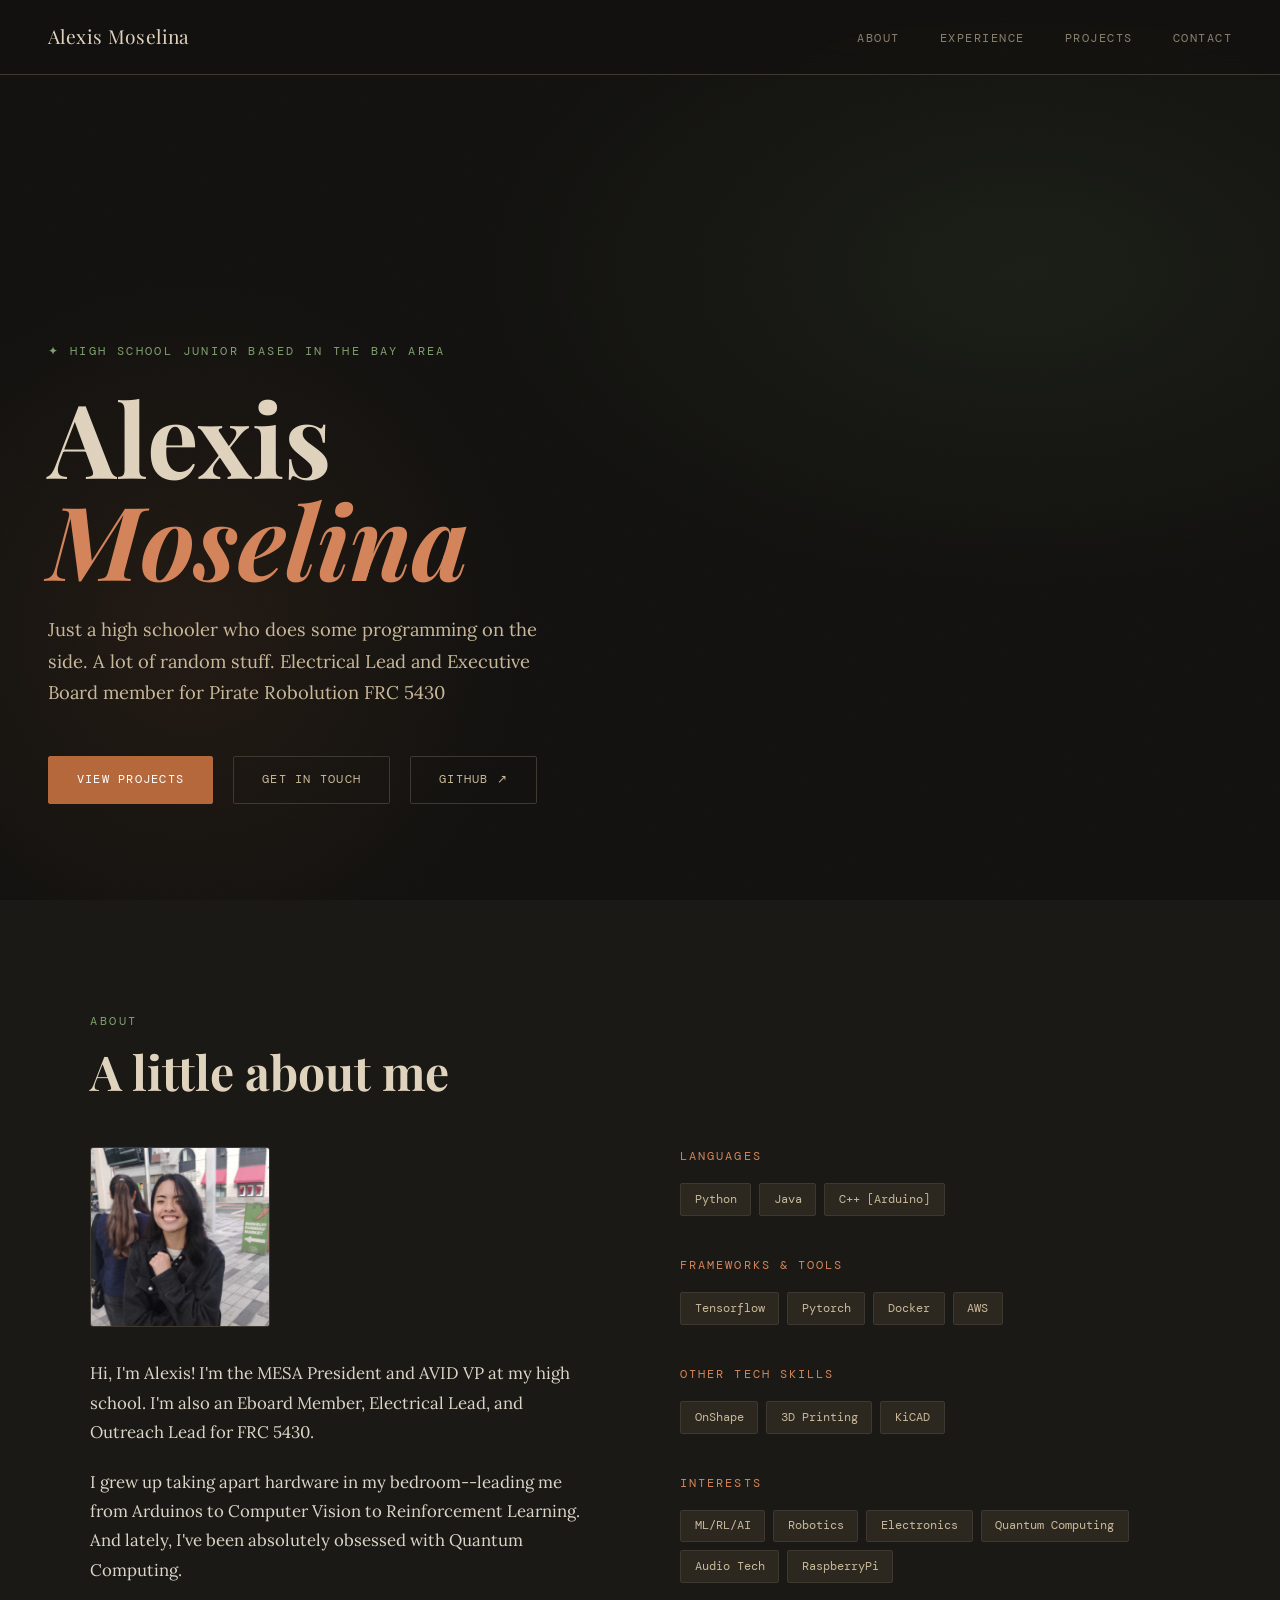
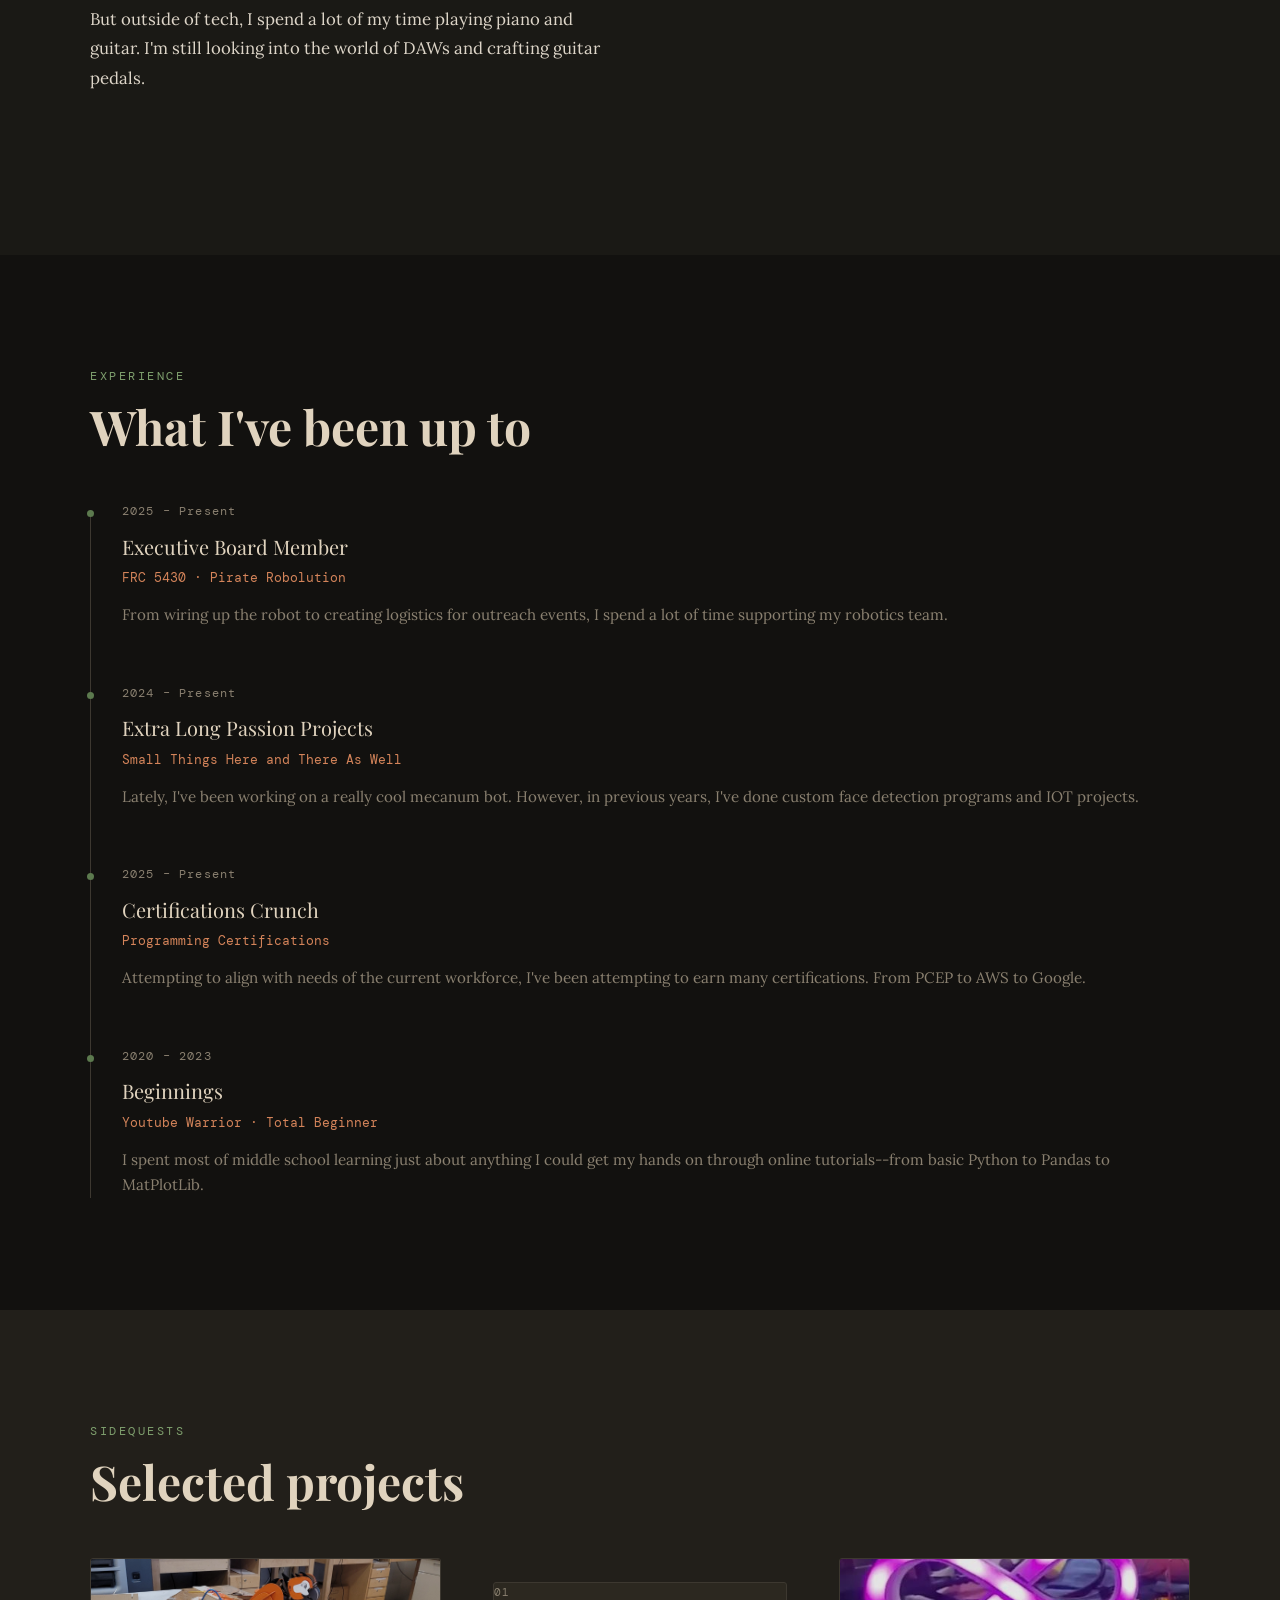
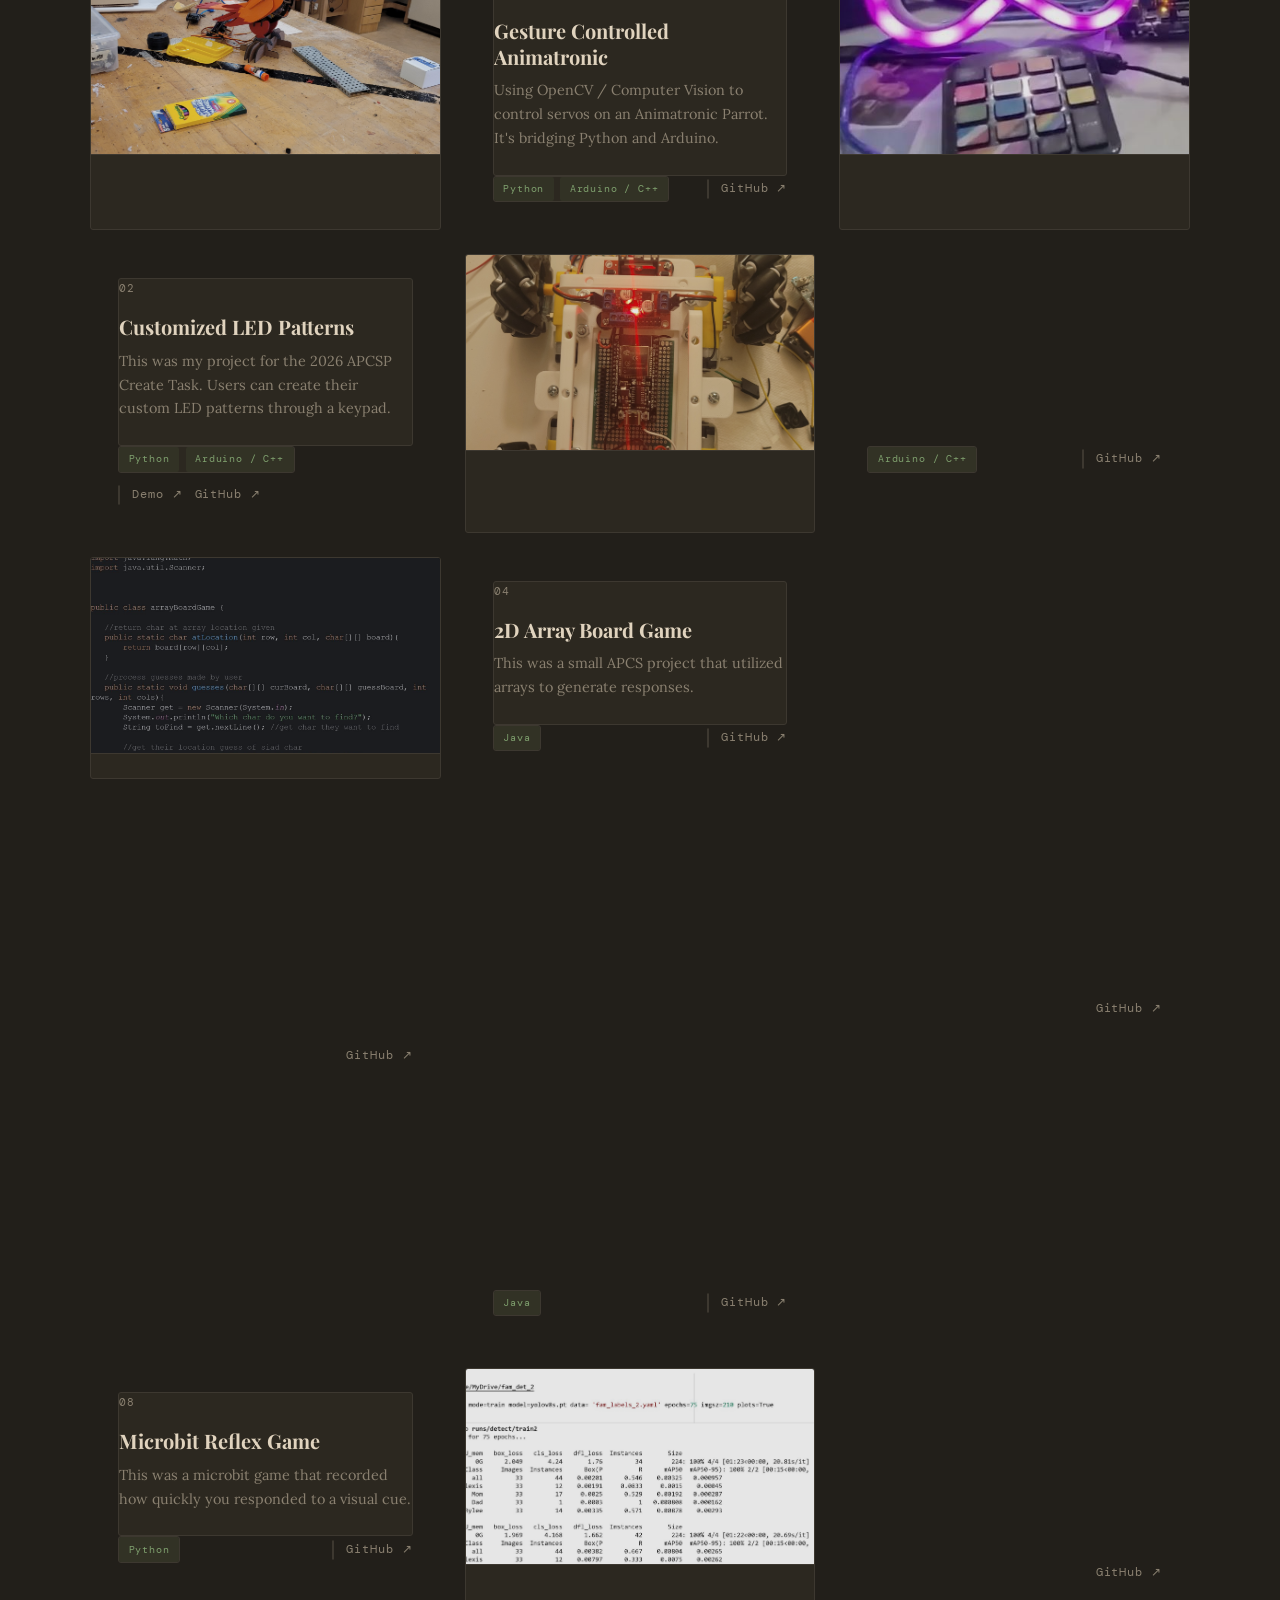
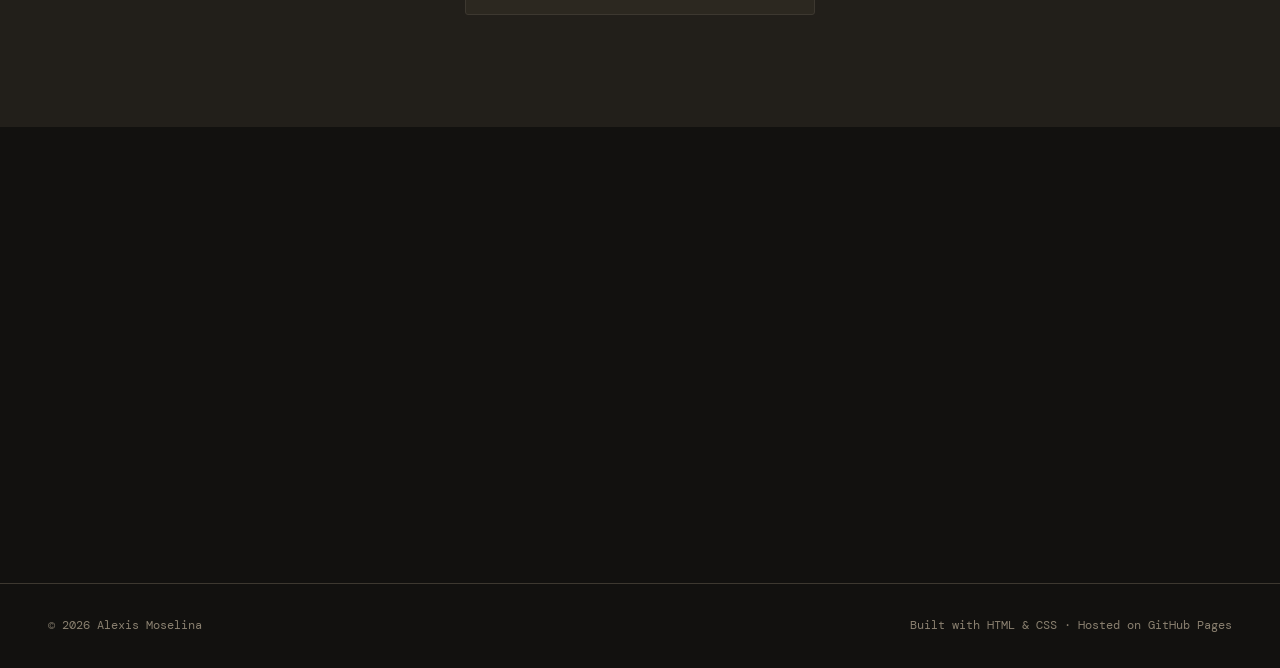
<file: index.html>
<!DOCTYPE html>
<html lang="en">
<head>
  <meta charset="UTF-8" />
  <meta name="viewport" content="width=device-width, initial-scale=1.0" />
  <title>Alexis Moselina — Portfolio</title>
  <link rel="preconnect" href="https://fonts.googleapis.com" />
  <link rel="preconnect" href="https://fonts.gstatic.com" crossorigin />
  <link href="https://fonts.googleapis.com/css2?family=Playfair+Display:wght@400;700&family=DM+Mono:wght@300;400&family=Lora:ital,wght@0,400;0,500;1,400&display=swap" rel="stylesheet" />

  <style>
    *, *::before, *::after { box-sizing: border-box; margin: 0; padding: 0; }

    :root {
      --bg:        #12110f;
      --bg2:       #1a1915;
      --bg3:       #221f1a;
      --surface:   #2c2820;
      --border:    #3d3830;
      --moss:      #5c7a4e;
      --moss-lt:   #7fa06e;
      --clay:      #b5683a;
      --clay-lt:   #d4845a;
      --sand:      #c9b99a;
      --sand-lt:   #e0d3be;
      --stone:     #8a8070;
      --text:      #ddd5c8;
      --text-dim:  #8a8070;
      --font-display: 'Playfair Display', Georgia, serif;
      --font-body:    'Lora', Georgia, serif;
      --font-mono:    'DM Mono', 'Courier New', monospace;
    }

    html { scroll-behavior: smooth; }

    body {
      background: var(--bg);
      color: var(--text);
      font-family: var(--font-body);
      font-size: 17px;
      line-height: 1.75;
      overflow-x: hidden;
    }

    /* ── Grain texture overlay ── */
    body::before {
      content: '';
      position: fixed;
      inset: 0;
      background-image: url("data:image/svg+xml,%3Csvg xmlns='http://www.w3.org/2000/svg' width='300' height='300'%3E%3Cfilter id='noise'%3E%3CfeTurbulence type='fractalNoise' baseFrequency='0.85' numOctaves='4' stitchTiles='stitch'/%3E%3CfeColorMatrix type='saturate' values='0'/%3E%3C/filter%3E%3Crect width='300' height='300' filter='url(%23noise)' opacity='0.05'/%3E%3C/svg%3E");
      pointer-events: none;
      z-index: 999;
      opacity: 0.4;
    }

    /* ── Nav ── */
    nav {
      position: fixed;
      top: 0; left: 0; right: 0;
      z-index: 100;
      display: flex;
      justify-content: space-between;
      align-items: center;
      padding: 1.25rem 3rem;
      background: rgba(18,17,15,0.85);
      backdrop-filter: blur(12px);
      border-bottom: 1px solid var(--border);
    }

    .nav-logo {
      font-family: var(--font-display);
      font-size: 1.2rem;
      color: var(--sand-lt);
      letter-spacing: 0.02em;
      text-decoration: none;
    }

    .nav-links {
      display: flex;
      gap: 2.5rem;
      list-style: none;
    }

    .nav-links a {
      font-family: var(--font-mono);
      font-size: 0.78rem;
      letter-spacing: 0.12em;
      text-transform: uppercase;
      color: var(--stone);
      text-decoration: none;
      transition: color 0.2s;
    }

    .nav-links a:hover { color: var(--clay-lt); }

    /* ── Hero ── */
    #hero {
      min-height: 100vh;
      display: flex;
      flex-direction: column;
      justify-content: flex-end;
      padding: 0 3rem 6rem;
      position: relative;
      overflow: hidden;
    }

    .hero-bg {
      position: absolute;
      inset: 0;
      background:
        radial-gradient(ellipse 60% 50% at 80% 30%, rgba(92,122,78,0.12) 0%, transparent 70%),
        radial-gradient(ellipse 40% 60% at 15% 70%, rgba(181,104,58,0.1) 0%, transparent 65%),
        var(--bg);
      z-index: 0;
    }

    .hero-content { position: relative; z-index: 1; max-width: 800px; }

    .hero-eyebrow {
      font-family: var(--font-mono);
      font-size: 0.75rem;
      letter-spacing: 0.2em;
      text-transform: uppercase;
      color: var(--moss-lt);
      margin-bottom: 1.5rem;
    }

    .hero-name {
      font-family: var(--font-display);
      font-size: clamp(3.5rem, 8vw, 7rem);
      font-weight: 700;
      line-height: 1.0;
      color: var(--sand-lt);
      margin-bottom: 1.5rem;
    }

    .hero-name em {
      font-style: italic;
      color: var(--clay-lt);
    }

    .hero-tagline {
      font-size: 1.15rem;
      color: var(--sand);
      max-width: 520px;
      margin-bottom: 3rem;
      line-height: 1.7;
    }

    .hero-links {
      display: flex;
      gap: 1.25rem;
      flex-wrap: wrap;
    }

    .btn {
      font-family: var(--font-mono);
      font-size: 0.78rem;
      letter-spacing: 0.1em;
      text-transform: uppercase;
      padding: 0.75rem 1.75rem;
      border-radius: 2px;
      text-decoration: none;
      transition: all 0.2s;
      display: inline-block;
    }

    .btn-primary {
      background: var(--clay);
      color: #fff;
      border: 1px solid var(--clay);
    }

    .btn-primary:hover {
      background: var(--clay-lt);
      border-color: var(--clay-lt);
    }

    .btn-secondary {
      background: transparent;
      color: var(--sand);
      border: 1px solid var(--border);
    }

    .btn-secondary:hover {
      border-color: var(--stone);
      color: var(--sand-lt);
    }

    /* ── Sections ── */
    section {
      padding: 7rem 3rem;
    }

    .section-inner {
      max-width: 1100px;
      margin: 0 auto;
    }

    .section-label {
      font-family: var(--font-mono);
      font-size: 0.72rem;
      letter-spacing: 0.22em;
      text-transform: uppercase;
      color: var(--moss-lt);
      margin-bottom: 0.75rem;
    }

    .section-title {
      font-family: var(--font-display);
      font-size: clamp(2rem, 4vw, 3rem);
      font-weight: 700;
      color: var(--sand-lt);
      margin-bottom: 3rem;
      line-height: 1.15;
    }

    .divider {
      width: 48px;
      height: 2px;
      background: var(--clay);
      margin-bottom: 3rem;
    }

    /* ── About / Bio ── */
    #about { background: var(--bg2); }

    .about-grid {
      display: grid;
      grid-template-columns: 1fr 1fr;
      gap: 5rem;
      align-items: start;
    }

    .about-text p {
      color: var(--text);
      margin-bottom: 1.25rem;
      font-size: 1.05rem;
    }

    .about-text p:last-child { margin-bottom: 0; }

    .about-sidebar {}

    .skill-group { margin-bottom: 2.5rem; }

    .skill-group-title {
      font-family: var(--font-mono);
      font-size: 0.72rem;
      letter-spacing: 0.18em;
      text-transform: uppercase;
      color: var(--clay-lt);
      margin-bottom: 1rem;
    }

    .skill-tags {
      display: flex;
      flex-wrap: wrap;
      gap: 0.5rem;
    }

    .tag {
      font-family: var(--font-mono);
      font-size: 0.75rem;
      padding: 0.3rem 0.85rem;
      border: 1px solid var(--border);
      border-radius: 2px;
      color: var(--sand);
      background: var(--surface);
    }

    /* ── Experience ── */
    #experience { background: var(--bg); }

    .timeline {
      position: relative;
      padding-left: 2rem;
    }

    .timeline::before {
      content: '';
      position: absolute;
      left: 0;
      top: 8px;
      bottom: 0;
      width: 1px;
      background: var(--border);
    }

    .timeline-item {
      position: relative;
      margin-bottom: 3.5rem;
    }

    .timeline-item:last-child { margin-bottom: 0; }

    .timeline-item::before {
      content: '';
      position: absolute;
      left: -2rem;
      top: 8px;
      width: 7px;
      height: 7px;
      border-radius: 50%;
      background: var(--moss);
      transform: translateX(-3px);
    }

    .timeline-date {
      font-family: var(--font-mono);
      font-size: 0.72rem;
      letter-spacing: 0.1em;
      color: var(--stone);
      margin-bottom: 0.4rem;
    }

    .timeline-role {
      font-family: var(--font-display);
      font-size: 1.25rem;
      color: var(--sand-lt);
      margin-bottom: 0.2rem;
    }

    .timeline-company {
      font-family: var(--font-mono);
      font-size: 0.82rem;
      color: var(--clay-lt);
      margin-bottom: 0.75rem;
    }

    .timeline-desc {
      color: var(--text-dim);
      font-size: 0.95rem;
      line-height: 1.7;
    }

    /* ── About photo ── */
    .about-photo-wrap {
      width: 180px;
      height: 180px;
      border-radius: 3px;
      overflow: hidden;
      border: 1px solid var(--border);
      margin-bottom: 2rem;
      flex-shrink: 0;
    }

    .about-photo-wrap img {
      width: 100%;
      height: 100%;
      object-fit: cover;
      display: block;
      filter: grayscale(20%);
      transition: filter 0.3s;
    }

    .about-photo-wrap:hover img { filter: grayscale(0%); }

    .about-photo-placeholder {
      width: 100%;
      height: 100%;
      background: var(--surface);
      display: flex;
      align-items: center;
      justify-content: center;
      font-family: var(--font-mono);
      font-size: 0.7rem;
      letter-spacing: 0.12em;
      color: var(--stone);
      text-align: center;
      padding: 1rem;
    }

    /* ── Projects ── */
    #projects { background: var(--bg3); }

    .projects-grid {
      display: grid;
      grid-template-columns: repeat(auto-fit, minmax(300px, 1fr));
      gap: 1.5rem;
    }

    .project-card {
      background: var(--surface);
      border: 1px solid var(--border);
      border-radius: 3px;
      padding: 0;
      transition: border-color 0.25s, transform 0.25s;
      display: flex;
      flex-direction: column;
      overflow: hidden;
      text-decoration: none;
      cursor: pointer;
    }

    .project-img {
      width: 100%;
      aspect-ratio: 16 / 9;
      overflow: hidden;
      background: var(--bg);
      border-bottom: 1px solid var(--border);
      flex-shrink: 0;
    }

    .project-img img {
      width: 100%;
      height: 100%;
      object-fit: cover;
      display: block;
      filter: grayscale(15%) brightness(0.9);
      transition: filter 0.35s, transform 0.35s;
    }

    .project-card:hover .project-img img {
      filter: grayscale(0%) brightness(1);
      transform: scale(1.03);
    }

    .project-img-placeholder {
      width: 100%;
      height: 100%;
      display: flex;
      align-items: center;
      justify-content: center;
      font-family: var(--font-mono);
      font-size: 0.68rem;
      letter-spacing: 0.14em;
      color: var(--stone);
      background: repeating-linear-gradient(
        -45deg,
        var(--bg3),
        var(--bg3) 6px,
        var(--surface) 6px,
        var(--surface) 12px
      );
    }

    .project-body {
      padding: 1.5rem 1.75rem 1.75rem;
      display: flex;
      flex-direction: column;
      flex: 1;
    }

    .project-card:hover {
      border-color: var(--moss);
      transform: translateY(-4px);
    }

    .project-card:hover .project-body { background: transparent; }

    .project-num {
      font-family: var(--font-mono);
      font-size: 0.68rem;
      color: var(--stone);
      letter-spacing: 0.1em;
      margin-bottom: 1rem;
    }

    .project-title {
      font-family: var(--font-display);
      font-size: 1.25rem;
      color: var(--sand-lt);
      margin-bottom: 0.6rem;
      line-height: 1.3;
    }

    .project-desc {
      font-size: 0.9rem;
      color: var(--text-dim);
      line-height: 1.65;
      flex: 1;
      margin-bottom: 1.5rem;
    }

    .project-footer {
      display: flex;
      justify-content: space-between;
      align-items: center;
      gap: 0.75rem;
      flex-wrap: wrap;
    }

    .project-stack {
      display: flex;
      gap: 0.4rem;
      flex-wrap: wrap;
    }

    .stack-tag {
      font-family: var(--font-mono);
      font-size: 0.65rem;
      letter-spacing: 0.08em;
      color: var(--moss-lt);
      background: rgba(92,122,78,0.12);
      padding: 0.2rem 0.6rem;
      border-radius: 2px;
    }

    .project-links {
      display: flex;
      gap: 0.75rem;
    }

    .project-link {
      font-family: var(--font-mono);
      font-size: 0.72rem;
      letter-spacing: 0.08em;
      color: var(--stone);
      text-decoration: none;
      transition: color 0.2s;
    }

    .project-link:hover { color: var(--clay-lt); }

    /* ── Writing / Blog ── */
    #writing { background: var(--bg2); }

    .posts-list {
      display: flex;
      flex-direction: column;
      gap: 0;
    }

    .post-item {
      display: grid;
      grid-template-columns: 120px 1fr auto;
      align-items: baseline;
      gap: 2rem;
      padding: 1.5rem 0;
      border-bottom: 1px solid var(--border);
      text-decoration: none;
      transition: color 0.2s;
    }

    .post-item:first-child { border-top: 1px solid var(--border); }

    .post-date {
      font-family: var(--font-mono);
      font-size: 0.72rem;
      color: var(--stone);
      letter-spacing: 0.05em;
    }

    .post-title {
      font-family: var(--font-display);
      font-size: 1.1rem;
      color: var(--sand);
      transition: color 0.2s;
    }

    .post-item:hover .post-title { color: var(--clay-lt); }

    .post-arrow {
      font-family: var(--font-mono);
      font-size: 0.8rem;
      color: var(--stone);
      transition: color 0.2s, transform 0.2s;
    }

    .post-item:hover .post-arrow {
      color: var(--clay-lt);
      transform: translateX(4px);
    }

    /* ── Contact ── */
    #contact {
      background: var(--bg);
      text-align: center;
    }

    #contact .section-inner {
      max-width: 600px;
    }

    #contact .section-title { margin-bottom: 1rem; }

    .contact-sub {
      color: var(--text-dim);
      font-size: 1rem;
      margin-bottom: 3rem;
    }

    .contact-links {
      display: flex;
      justify-content: center;
      gap: 1.5rem;
      flex-wrap: wrap;
    }

    .contact-link {
      font-family: var(--font-mono);
      font-size: 0.78rem;
      letter-spacing: 0.12em;
      text-transform: uppercase;
      color: var(--stone);
      text-decoration: none;
      border-bottom: 1px solid var(--border);
      padding-bottom: 2px;
      transition: color 0.2s, border-color 0.2s;
    }

    .contact-link:hover {
      color: var(--clay-lt);
      border-color: var(--clay-lt);
    }

    /* ── Footer ── */
    footer {
      padding: 2rem 3rem;
      border-top: 1px solid var(--border);
      display: flex;
      justify-content: space-between;
      align-items: center;
      font-family: var(--font-mono);
      font-size: 0.72rem;
      color: var(--stone);
    }

    /* ── Fade-in on scroll ── */
    .reveal {
      opacity: 0;
      transform: translateY(28px);
      transition: opacity 0.65s ease, transform 0.65s ease;
    }

    .reveal.visible {
      opacity: 1;
      transform: none;
    }

    /* ── Responsive ── */
    @media (max-width: 768px) {
      nav { padding: 1rem 1.5rem; }
      .nav-links { gap: 1.25rem; }
      #hero { padding: 0 1.5rem 5rem; }
      section { padding: 5rem 1.5rem; }
      .about-grid { grid-template-columns: 1fr; gap: 3rem; }
      .post-item { grid-template-columns: 1fr; gap: 0.25rem; }
      .post-date { font-size: 0.68rem; }
      .post-arrow { display: none; }
      footer { flex-direction: column; gap: 0.5rem; text-align: center; }
    }
  </style>
</head>
<body>

  <!-- ════════════════════ NAV ════════════════════ -->
  <nav>
    <a href="#hero" class="nav-logo">Alexis Moselina</a>
    <ul class="nav-links">
      <li><a href="#about">About</a></li>
      <li><a href="#experience">Experience</a></li>
      <li><a href="#projects">Projects</a></li>
      <li><a href="#contact">Contact</a></li>
    </ul>
  </nav>

  <!-- ════════════════════ HERO ════════════════════ -->
  <section id="hero">
    <div class="hero-bg"></div>
    <div class="hero-content">
      <p class="hero-eyebrow">✦ High School Junior Based in the Bay Area</p>
      <h1 class="hero-name">Alexis<br><em>Moselina</em></h1>
      <p class="hero-tagline">
        Just a high schooler who does some programming on the side. A lot of random stuff. 
        Electrical Lead and Executive Board member for Pirate Robolution FRC 5430
      </p>
      <div class="hero-links">
        <a href="#projects" class="btn btn-primary">View Projects</a>
        <a href="#contact" class="btn btn-secondary">Get in Touch</a>
        <a href="https://github.com/yourusername" class="btn btn-secondary" target="_blank" rel="noopener">GitHub ↗</a>
      </div>
    </div>
  </section>

  <!-- ════════════════════ ABOUT ════════════════════ -->
  <section id="about">
    <div class="section-inner">
      <p class="section-label reveal">About</p>
      <h2 class="section-title reveal">A little about me</h2>
      <div class="about-grid">
        <div class="about-text reveal">
          <!-- Profile photo: replace src with your image path, e.g. src="assets/photo.jpg" -->
          <div class="about-photo-wrap">
            <img src="imgs/pfp2026.jpg" alt="Alexis Moselina"
              onerror="this.parentElement.innerHTML='<div class=\'about-photo-placeholder\'>your photo here</div>'" />
          </div>
          <p>
            Hi, I'm Alexis! I'm the MESA President and AVID VP at my high school. 
            I'm also an Eboard Member, Electrical Lead, and Outreach Lead for FRC 5430.
          </p>
          <p>
            I grew up taking apart hardware in my bedroom--leading me 
            from Arduinos to Computer Vision to Reinforcement Learning. 
            And lately, I've been absolutely obsessed with Quantum Computing.
          </p>
          <p>
            But outside of tech, I spend a lot of my time playing
            piano and guitar. I'm still looking into the world of DAWs
            and crafting guitar pedals.
          </p>
          <br />
        </div>

        <div class="about-sidebar reveal">
          <div class="skill-group">
            <p class="skill-group-title">Languages</p>
            <div class="skill-tags">
              <span class="tag">Python</span>
              <span class="tag">Java</span>
              <span class="tag">C++ [Arduino]</span>
            </div>
          </div>

          <div class="skill-group">
            <p class="skill-group-title">Frameworks & Tools</p>
            <div class="skill-tags">
              <span class="tag">Tensorflow</span>
              <span class="tag">Pytorch</span>
              <span class="tag">Docker</span>
              <span class="tag">AWS</span>
            </div>
          </div>

          <div class="skill-group">
            <p class="skill-group-title">Other Tech Skills</p>
            <div class="skill-tags">
              <span class="tag">OnShape</span>
              <span class="tag">3D Printing</span>
              <span class="tag">KiCAD</span>
            </div>
          </div>

          <div class="skill-group">
            <p class="skill-group-title">Interests</p>
            <div class="skill-tags">
              <span class="tag">ML/RL/AI</span>
              <span class="tag">Robotics</span>
              <span class="tag">Electronics</span>
              <span class="tag">Quantum Computing</span>
              <span class="tag">Audio Tech</span>
              <span class="tag">RaspberryPi</span>
            </div>
          </div>
        </div>
      </div>
    </div>
  </section>

  <!-- ════════════════════ EXPERIENCE ════════════════════ -->
  <section id="experience">
    <div class="section-inner">
      <p class="section-label reveal">Experience</p>
      <h2 class="section-title reveal">What I've been up to</h2>
      <div class="timeline reveal">

        <div class="timeline-item">
          <p class="timeline-date">2025 – Present</p>
          <p class="timeline-role">Executive Board Member</p>
          <p class="timeline-company">FRC 5430 · Pirate Robolution</p>
          <p class="timeline-desc">From wiring up the robot to creating logistics for outreach events, 
            I spend a lot of time supporting my robotics team.
          </p>
        </div>

        <div class="timeline-item">
          <p class="timeline-date">2024 – Present</p>
          <p class="timeline-role">Extra Long Passion Projects</p>
          <p class="timeline-company">Small Things Here and There As Well</p>
          <p class="timeline-desc">Lately, I've been working on a really cool mecanum bot.
            However, in previous years, I've done custom face detection programs and IOT projects.
          </p>
        </div>

        <div class="timeline-item">
          <p class="timeline-date">2025 – Present</p>
          <p class="timeline-role">Certifications Crunch</p>
          <p class="timeline-company">Programming Certifications</p>
          <p class="timeline-desc">
            Attempting to align with needs of the current workforce,
          I've been attempting to earn many certifications. From PCEP to AWS to Google.</p>
        </div>

        <div class="timeline-item">
          <p class="timeline-date">2020 – 2023</p>
          <p class="timeline-role">Beginnings</p>
          <p class="timeline-company">Youtube Warrior · Total Beginner</p>
          <p class="timeline-desc">I spent most of middle school learning just about
            anything I could get my hands on through online tutorials--from basic Python
            to Pandas to MatPlotLib.
          </p>
        </div>

      </div>
    </div>
  </section>

  <!-- ════════════════════ PROJECTS ════════════════════ -->
  <section id="projects">
    <div class="section-inner">
      <p class="section-label reveal">SideQuests</p>
      <h2 class="section-title reveal">Selected projects</h2>
      <div class="projects-grid">

        <!-- Project 1 -->
        <a href="projectSubpages/project-1.html" class="project-card reveal">
          <!-- Replace src with your screenshot, e.g. src="assets/project1.png" -->
          <div class="project-img">
            <img src="imgs\parrotV2.jpg" alt="Project Name One screenshot"
              onerror="this.parentElement.innerHTML='<div class=\'project-img-placeholder\'>screenshot</div>'" />
          </div>
          <div class="project-body">
            <p class="project-num">01</p>
            <h3 class="project-title">Gesture Controlled Animatronic</h3>
            <p class="project-desc">Using OpenCV / Computer Vision to control servos on an Animatronic Parrot. 
              It's bridging Python and Arduino.</p>
            <div class="project-footer">
              <div class="project-stack">
                <span class="stack-tag">Python</span>
                <span class="stack-tag">Arduino / C++</span>
              </div>
              <div class="project-links">
                <a href="#" class="project-link">GitHub ↗</a>
              </div>
            </div>
          </div>
        </a>

        <!-- Project 2 -->
        <a href="projectSubpages/project-2.html" class="project-card reveal">
          <div class="project-img">
            <img src="imgs\customLED.JPG" alt="Project Name Two screenshot"
              onerror="this.parentElement.innerHTML='<div class=\'project-img-placeholder\'>screenshot</div>'" />
          </div>
          <div class="project-body">
            <p class="project-num">02</p>
            <h3 class="project-title">Customized LED Patterns</h3>
            <p class="project-desc">This was my project for the 2026 APCSP Create Task. Users can create their custom LED patterns through a keypad.</p>
            <div class="project-footer">
              <div class="project-stack">
                <span class="stack-tag">Python</span>
                <span class="stack-tag">Arduino / C++</span>
              </div>
              <div class="project-links">
                <a href="#" class="project-link">Demo ↗</a>
                <a href="#" class="project-link">GitHub ↗</a>
              </div>
            </div>
          </div>
        </a>

        <!-- Project 3 -->
        <a href="projectSubpages/project-3.html" class="project-card reveal">
          <div class="project-img">
            <img src="imgs\mecanum.jpg" alt="Project Name Three screenshot"
              onerror="this.parentElement.innerHTML='<div class=\'project-img-placeholder\'>screenshot</div>'" />
          </div>
          <div class="project-body">
            <p class="project-num">03</p>
            <h3 class="project-title">Mini Mecanum Drive Bot</h3>
            <p class="project-desc">Arduino-based and FTC-inspired mecanum drive operating from L298N motor controllers and a PS4 Controller.</p>
            <div class="project-footer">
              <div class="project-stack">
                <span class="stack-tag">Arduino / C++</span>
              </div>
              <div class="project-links">
                <a href="#" class="project-link">GitHub ↗</a>
              </div>
            </div>
          </div>
        </a>

        <!-- Project 4 -->
        <a href="projectSubpages/project-4.html" class="project-card reveal">
          <div class="project-img">
            <img src="imgs\arrayBoardGame.JPG" alt="Project Name Four screenshot"
              onerror="this.parentElement.innerHTML='<div class=\'project-img-placeholder\'>screenshot</div>'" />
          </div>
          <div class="project-body">
            <p class="project-num">04</p>
            <h3 class="project-title">2D Array Board Game</h3>
            <p class="project-desc">This was a small APCS project that utilized arrays to generate responses.</p>
            <div class="project-footer">
              <div class="project-stack">
                <span class="stack-tag">Java</span>
              </div>
              <div class="project-links">
                <a href="#" class="project-link">GitHub ↗</a>
              </div>
            </div>
          </div>
        </a>

        <!-- Project 5 -->
        <a href="projectSubpages/project-5.html" class="project-card reveal">
          <div class="project-img">
            <img src="imgs\apPhysPic.jpg" alt="Project Name Five screenshot"
              onerror="this.parentElement.innerHTML='<div class=\'project-img-placeholder\'>screenshot</div>'" />
          </div>
          <div class="project-body">
            <p class="project-num">05</p>
            <h3 class="project-title">Qubyte LED Simulation</h3>
            <p class="project-desc">This was my AP Physics 1 final where I visualized the 
              concept of superposition in Quantum Computing through LEDs. It used 4 shift registers and an Arduino Nano to display 32 LEDs as 4 bytes.</p>
            <div class="project-footer">
              <div class="project-stack">
                <span class="stack-tag">Arduino / C++</span>
              </div>
              <div class="project-links">
                <a href="#" class="project-link">GitHub ↗</a>
              </div>
            </div>
          </div>
        </a>

        <!-- Project 6 -->
        <a href="projectSubpages/project-6.html" class="project-card reveal">
          <div class="project-img">
            <img src="imgs\sorting.jpg" alt="Project Name Six screenshot"
              onerror="this.parentElement.innerHTML='<div class=\'project-img-placeholder\'>screenshot</div>'" />
          </div>
          <div class="project-body">
            <p class="project-num">06</p>
            <h3 class="project-title">Different Sorts</h3>
            <p class="project-desc">This was an APCS assignment where I developed merge and bubble sort algorithms.</p>
            <div class="project-footer">
              <div class="project-stack">
                <span class="stack-tag">Java</span>
              </div>
              <div class="project-links">
                <a href="#" class="project-link">GitHub ↗</a>
              </div>
            </div>
          </div>
        </a>

        <!-- Project 7 -->
        <a href="projectSubpages/project-7.html" class="project-card reveal">
          <div class="project-img">
            <img src="imgs\arrayMiniProject.JPG" alt="Project Name Seven screenshot"
              onerror="this.parentElement.innerHTML='<div class=\'project-img-placeholder\'>screenshot</div>'" />
          </div>
          <div class="project-body">
            <p class="project-num">07</p>
            <h3 class="project-title">ArrayList Mini Project</h3>
            <p class="project-desc">This was an APCS project that utilized Arraylists to perform specific functions.</p>
            <div class="project-footer">
              <div class="project-stack">
                <span class="stack-tag">Java</span>
              </div>
              <div class="project-links">
                <a href="#" class="project-link">GitHub ↗</a>
              </div>
            </div>
          </div>
        </a>

        <!-- Project 8 -->
        <a href="projectSubpages/project-8.html" class="project-card reveal">
          <div class="project-img">
            <img src="imgs\microbit.JPG" alt="Project Name Eight screenshot"
              onerror="this.parentElement.innerHTML='<div class=\'project-img-placeholder\'>screenshot</div>'" />
          </div>
          <div class="project-body">
            <p class="project-num">08</p>
            <h3 class="project-title">Microbit Reflex Game</h3>
            <p class="project-desc">This was a microbit game that recorded how quickly you responded to a visual cue.</p>
            <div class="project-footer">
              <div class="project-stack">
                <span class="stack-tag">Python</span>
              </div>
              <div class="project-links">
                <a href="#" class="project-link">GitHub ↗</a>
              </div>
            </div>
          </div>
        </a>

        <!-- Project 9 — optional, duplicate/remove as needed -->
        <a href="projectSubpages/project-9.html" class="project-card reveal">
          <div class="project-img">
            <img src="imgs\colabDetect.JPG" alt="Project Name Nine screenshot"
              onerror="this.parentElement.innerHTML='<div class=\'project-img-placeholder\'>screenshot</div>'" />
          </div>
          <div class="project-body">
            <p class="project-num">09</p>
            <h3 class="project-title">Custom Face Recogniion Model</h3>
            <p class="project-desc">This was a custom YOLO V5 Model that used Google Colab and Python to generate and apply a ML/Computer Vision model.</p>
            <div class="project-footer">
              <div class="project-stack">
                <span class="stack-tag">Python</span>
                <span class="stack-tag">Google Colab</span>
              </div>
              <div class="project-links">
                <a href="#" class="project-link">GitHub ↗</a>
              </div>
            </div>
          </div>
        </a>

        <!-- Project 10 — optional 
        <a href="projectSubpages/project-10.html" class="project-card reveal">
          <div class="project-img">
            <img src="" alt="Project Name Ten screenshot"
              onerror="this.parentElement.innerHTML='<div class=\'project-img-placeholder\'>screenshot</div>'" />
          </div>
          <div class="project-body">
            <p class="project-num">10</p>
            <h3 class="project-title">Older Mini Projects</h3>
            <p class="project-desc">A one or two sentence description of what this project does, the problem it solves, and why it's interesting or impactful.</p>
            <div class="project-footer">
              <div class="project-stack">
                <span class="stack-tag">Svelte</span>
                <span class="stack-tag">D3.js</span>
              </div>
              <div class="project-links">
                <a href="#" class="project-link">Demo ↗</a>
                <a href="#" class="project-link">GitHub ↗</a>
              </div>
            </div>
          </div>
        </a>-->

      </div>
    </div>
  </section>

  <!-- ════════════════════ WRITING ════════════════════ -
  <section id="writing">
    <div class="section-inner">
      <p class="section-label reveal">Writing</p>
      <h2 class="section-title reveal">Thoughts & posts</h2>
      <div class="posts-list reveal">

        <a href="#" class="post-item">
          <span class="post-date">Dec 2024</span>
          <span class="post-title">The title of your most recent article or blog post</span>
          <span class="post-arrow">→</span>
        </a>

        <a href="#" class="post-item">
          <span class="post-date">Oct 2024</span>
          <span class="post-title">Another post title goes here — keep them descriptive</span>
          <span class="post-arrow">→</span>
        </a>

        <a href="#" class="post-item">
          <span class="post-date">Aug 2024</span>
          <span class="post-title">A third writing sample, essay, or technical post</span>
          <span class="post-arrow">→</span>
        </a>

        <a href="#" class="post-item">
          <span class="post-date">May 2024</span>
          <span class="post-title">Fourth post or remove this row if you have fewer pieces</span>
          <span class="post-arrow">→</span>
        </a>

        <a href="#" class="post-item">
          <span class="post-date">Jan 2024</span>
          <span class="post-title">Fifth post — link to your blog, Medium, or Substack</span>
          <span class="post-arrow">→</span>
        </a>

      </div>
    </div>
  </section> -->

  <!-- ════════════════════ CONTACT ════════════════════ -->
  <section id="contact">
    <div class="section-inner">
      <p class="section-label reveal">Contact</p>
      <h2 class="section-title reveal">Let's talk</h2>
      <p class="contact-sub reveal">
        Feel free to reach out to me regardless of the reason. I'm always looking
         forward to networking with new people!
      </p>
      <div class="contact-links reveal">
        <a href="mailto:alexmose154@gmail.com" class="contact-link">Email</a>
        <a href="https://github.com/alemo-AGM" class="contact-link" target="_blank" rel="noopener">GitHub</a>
        <a href="https://www.linkedin.com/in/alexis-moselina-2490402b2/" class="contact-link" target="_blank" rel="noopener">LinkedIn</a>
        <a href="https://linkedin.com/in/yourprofile" class="contact-link" target="_blank" rel="noopener">Instagram</a>
        <a href="https://docs.google.com/document/d/1zin00_NP-VTYbPDUXMYfwCYJkvI9xYE5lUe17Li5Hqs/edit?usp=sharing" class="contact-link" target="_blank" rel="noopener">Resume</a>
      </div>
    </div>
  </section>

  <!-- ════════════════════ FOOTER ════════════════════ -->
  <footer>
    <span>© <span id="year"></span> Alexis Moselina</span>
    <span>Built with HTML & CSS · Hosted on GitHub Pages</span>
  </footer>

  <script>
    // Year
    document.getElementById('year').textContent = new Date().getFullYear();

    // Scroll reveal
    const reveals = document.querySelectorAll('.reveal');
    const io = new IntersectionObserver((entries) => {
      entries.forEach((e, i) => {
        if (e.isIntersecting) {
          setTimeout(() => e.target.classList.add('visible'), i * 80);
          io.unobserve(e.target);
        }
      });
    }, { threshold: 0.1 });
    reveals.forEach(el => io.observe(el));
  </script>
</body>
</html>
</file>
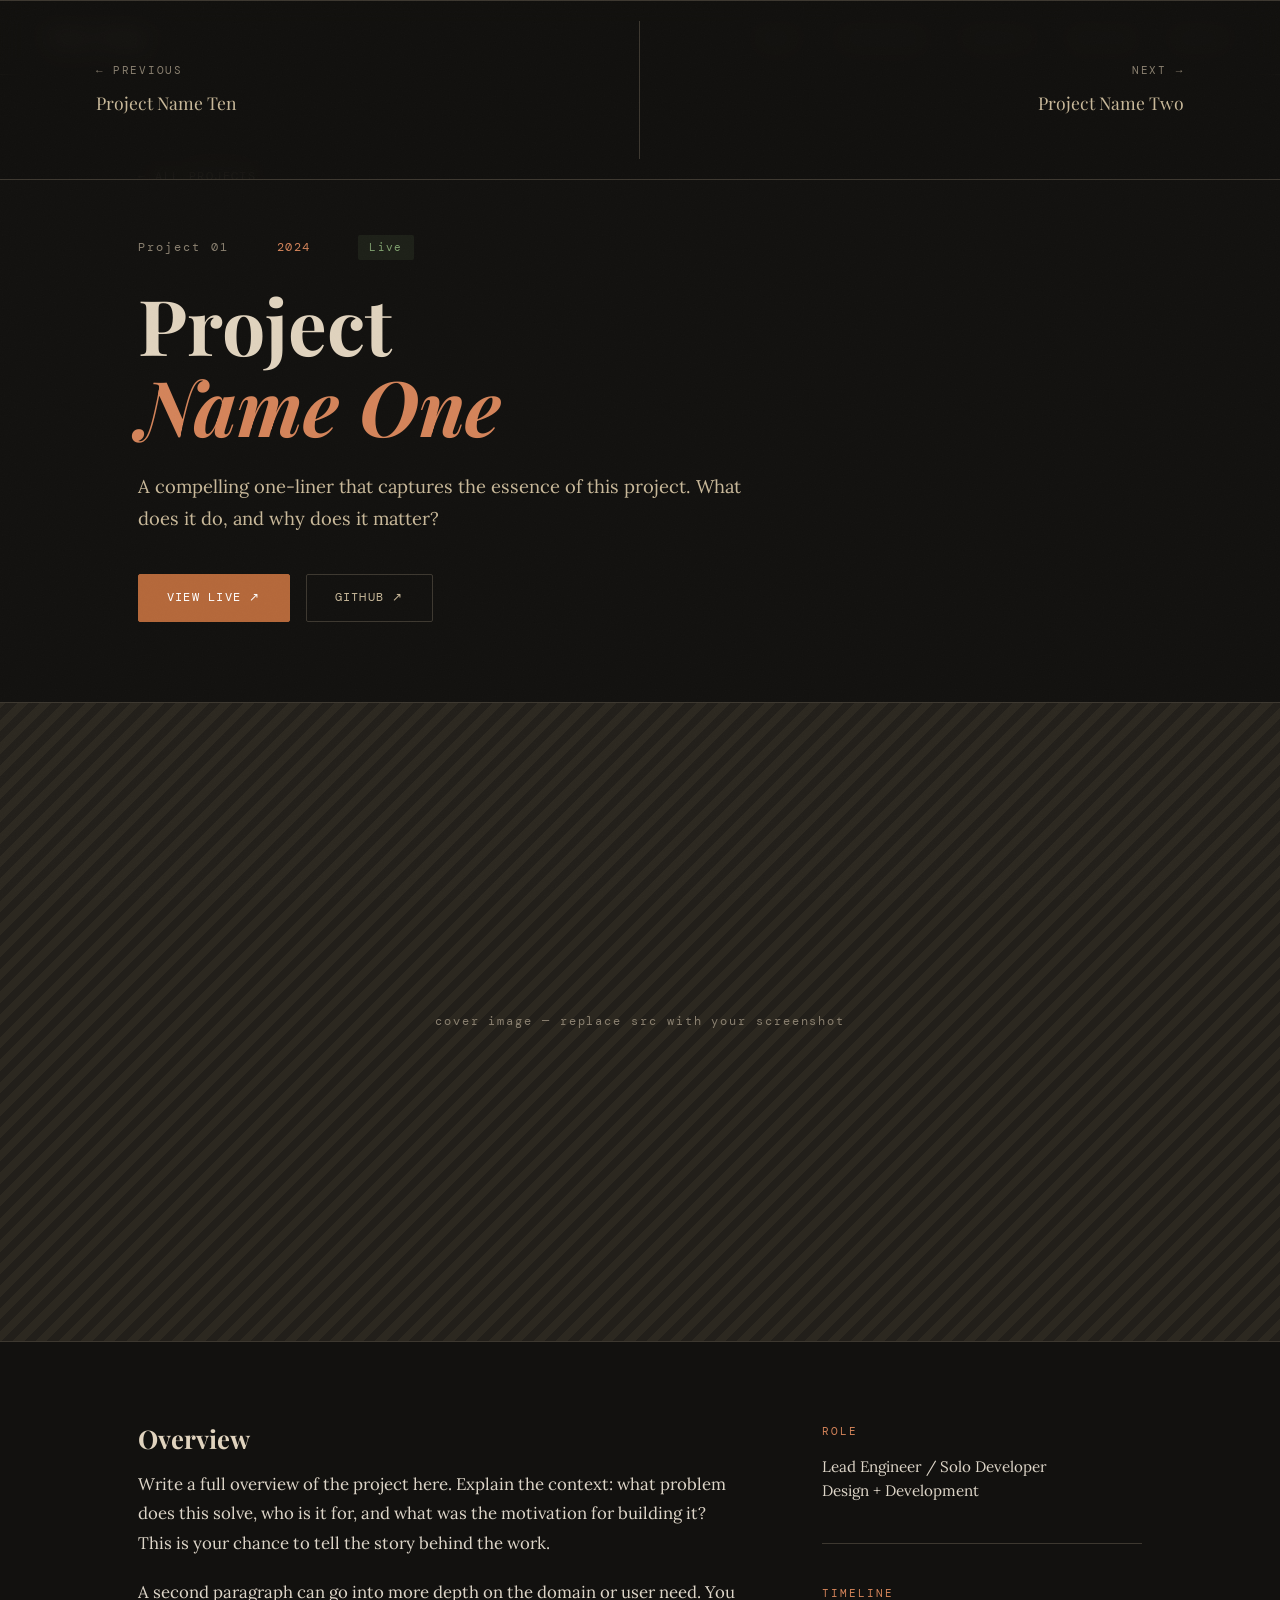
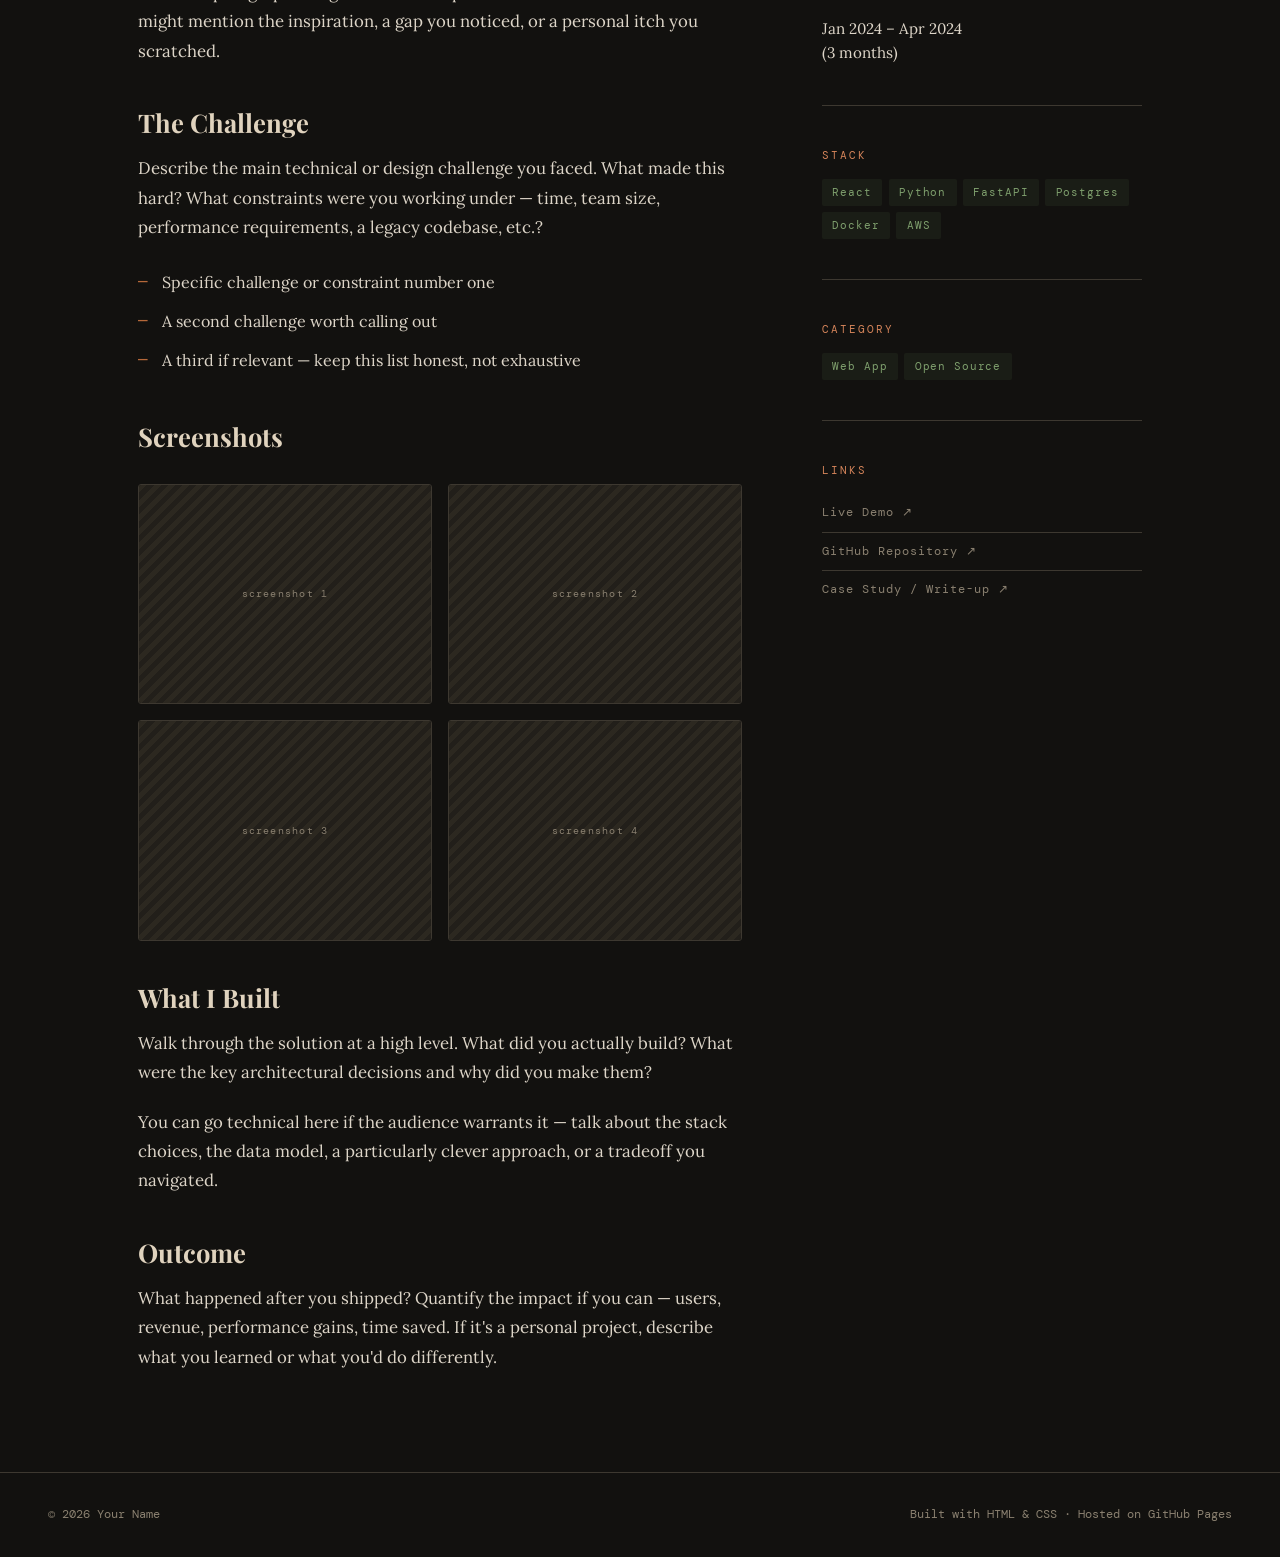
<file: projectSubpages/project-1.html>
<!DOCTYPE html>
<html lang="en">
<head>
  <meta charset="UTF-8" />
  <meta name="viewport" content="width=device-width, initial-scale=1.0" />
  <title>Project Name One — Your Name</title>
  <link rel="preconnect" href="https://fonts.googleapis.com" />
  <link rel="preconnect" href="https://fonts.gstatic.com" crossorigin />
  <link href="https://fonts.googleapis.com/css2?family=Playfair+Display:wght@400;700&family=DM+Mono:wght@300;400&family=Lora:ital,wght@0,400;0,500;1,400&display=swap" rel="stylesheet" />
  <link rel="stylesheet" href="../style.css" />

  <style>
    /* ── Project page specific styles ── */

    .project-hero {
      padding: 10rem 3rem 5rem;
      max-width: 1100px;
      margin: 0 auto;
    }

    .back-link {
      font-family: var(--font-mono);
      font-size: 0.75rem;
      letter-spacing: 0.12em;
      text-transform: uppercase;
      color: var(--stone);
      text-decoration: none;
      display: inline-flex;
      align-items: center;
      gap: 0.4rem;
      margin-bottom: 3rem;
      transition: color 0.2s;
    }

    .back-link:hover { color: var(--clay-lt); }

    .project-meta-row {
      display: flex;
      gap: 3rem;
      flex-wrap: wrap;
      margin-bottom: 1.5rem;
      align-items: baseline;
    }

    .project-number {
      font-family: var(--font-mono);
      font-size: 0.72rem;
      letter-spacing: 0.18em;
      color: var(--stone);
    }

    .project-year {
      font-family: var(--font-mono);
      font-size: 0.72rem;
      letter-spacing: 0.12em;
      color: var(--clay-lt);
    }

    .project-status {
      font-family: var(--font-mono);
      font-size: 0.68rem;
      letter-spacing: 0.12em;
      padding: 0.2rem 0.7rem;
      border-radius: 2px;
      background: rgba(92,122,78,0.15);
      color: var(--moss-lt);
    }

    .project-hero-title {
      font-family: var(--font-display);
      font-size: clamp(2.5rem, 6vw, 5rem);
      font-weight: 700;
      color: var(--sand-lt);
      line-height: 1.05;
      margin-bottom: 1.5rem;
    }

    .project-hero-title em {
      font-style: italic;
      color: var(--clay-lt);
    }

    .project-tagline {
      font-size: 1.15rem;
      color: var(--sand);
      max-width: 620px;
      margin-bottom: 2.5rem;
    }

    .project-action-row {
      display: flex;
      gap: 1rem;
      flex-wrap: wrap;
    }

    /* ── Hero image ── */
    .project-cover {
      width: 100%;
      aspect-ratio: 16 / 8;
      background: var(--bg3);
      border-top: 1px solid var(--border);
      border-bottom: 1px solid var(--border);
      overflow: hidden;
    }

    .project-cover img {
      width: 100%;
      height: 100%;
      object-fit: cover;
      display: block;
    }

    .project-cover-placeholder {
      width: 100%;
      height: 100%;
      display: flex;
      align-items: center;
      justify-content: center;
      font-family: var(--font-mono);
      font-size: 0.75rem;
      letter-spacing: 0.16em;
      color: var(--stone);
      background: repeating-linear-gradient(
        -45deg,
        var(--bg3),
        var(--bg3) 8px,
        var(--surface) 8px,
        var(--surface) 16px
      );
    }

    /* ── Content layout ── */
    .project-content {
      max-width: 1100px;
      margin: 0 auto;
      padding: 5rem 3rem;
      display: grid;
      grid-template-columns: 1fr 320px;
      gap: 5rem;
      align-items: start;
    }

    /* ── Body copy ── */
    .project-body h2 {
      font-family: var(--font-display);
      font-size: 1.6rem;
      color: var(--sand-lt);
      margin: 2.5rem 0 1rem;
      line-height: 1.25;
    }

    .project-body h2:first-child { margin-top: 0; }

    .project-body p {
      color: var(--text);
      margin-bottom: 1.25rem;
      font-size: 1.05rem;
    }

    .project-body ul {
      list-style: none;
      margin-bottom: 1.25rem;
    }

    .project-body ul li {
      font-size: 1rem;
      color: var(--text);
      padding: 0.35rem 0 0.35rem 1.5rem;
      position: relative;
    }

    .project-body ul li::before {
      content: '—';
      position: absolute;
      left: 0;
      color: var(--clay);
      font-family: var(--font-mono);
    }

    /* ── Screenshot gallery ── */
    .screenshot-grid {
      display: grid;
      grid-template-columns: 1fr 1fr;
      gap: 1rem;
      margin: 2rem 0;
    }

    .screenshot {
      aspect-ratio: 4 / 3;
      background: var(--surface);
      border: 1px solid var(--border);
      border-radius: 3px;
      overflow: hidden;
    }

    .screenshot img {
      width: 100%; height: 100%;
      object-fit: cover;
      display: block;
    }

    .screenshot-placeholder {
      width: 100%; height: 100%;
      display: flex;
      align-items: center;
      justify-content: center;
      font-family: var(--font-mono);
      font-size: 0.65rem;
      letter-spacing: 0.12em;
      color: var(--stone);
      background: repeating-linear-gradient(
        -45deg,
        var(--bg3),
        var(--bg3) 5px,
        var(--surface) 5px,
        var(--surface) 10px
      );
    }

    /* ── Sidebar ── */
    .project-sidebar {
      position: sticky;
      top: 6rem;
    }

    .sidebar-block {
      margin-bottom: 2.5rem;
      padding-bottom: 2.5rem;
      border-bottom: 1px solid var(--border);
    }

    .sidebar-block:last-child {
      border-bottom: none;
      margin-bottom: 0;
      padding-bottom: 0;
    }

    .sidebar-label {
      font-family: var(--font-mono);
      font-size: 0.68rem;
      letter-spacing: 0.18em;
      text-transform: uppercase;
      color: var(--clay-lt);
      margin-bottom: 0.85rem;
    }

    .sidebar-value {
      font-size: 0.95rem;
      color: var(--text);
      line-height: 1.6;
    }

    .sidebar-tags {
      display: flex;
      flex-wrap: wrap;
      gap: 0.4rem;
    }

    .sidebar-tag {
      font-family: var(--font-mono);
      font-size: 0.68rem;
      letter-spacing: 0.08em;
      color: var(--moss-lt);
      background: rgba(92,122,78,0.12);
      padding: 0.25rem 0.65rem;
      border-radius: 2px;
    }

    .sidebar-link {
      display: block;
      font-family: var(--font-mono);
      font-size: 0.78rem;
      letter-spacing: 0.08em;
      color: var(--stone);
      text-decoration: none;
      padding: 0.5rem 0;
      border-bottom: 1px solid var(--border);
      transition: color 0.2s;
    }

    .sidebar-link:last-child { border-bottom: none; }
    .sidebar-link:hover { color: var(--clay-lt); }

    /* ── Prev / Next nav ── */
    .project-nav {
      border-top: 1px solid var(--border);
      display: grid;
      grid-template-columns: 1fr 1fr;
    }

    .project-nav-item {
      padding: 2.5rem 3rem;
      text-decoration: none;
      transition: background 0.2s;
    }

    .project-nav-item:first-child {
      border-right: 1px solid var(--border);
    }

    .project-nav-item:hover { background: var(--bg2); }

    .project-nav-dir {
      font-family: var(--font-mono);
      font-size: 0.68rem;
      letter-spacing: 0.16em;
      text-transform: uppercase;
      color: var(--stone);
      margin-bottom: 0.5rem;
    }

    .project-nav-title {
      font-family: var(--font-display);
      font-size: 1.1rem;
      color: var(--sand);
    }

    .project-nav-item:hover .project-nav-title { color: var(--clay-lt); }

    .project-nav-item.next { text-align: right; }

    /* ── Responsive ── */
    @media (max-width: 900px) {
      .project-content {
        grid-template-columns: 1fr;
        gap: 3rem;
        padding: 3rem 1.5rem;
      }
      .project-sidebar { position: static; }
      .project-hero { padding: 8rem 1.5rem 3rem; }
      .project-nav-item { padding: 2rem 1.5rem; }
      .screenshot-grid { grid-template-columns: 1fr; }
    }
  </style>
</head>
<body>

  <nav>
    <a href="../index.html" class="nav-logo">Your Name</a>
    <ul class="nav-links">
      <li><a href="../index.html#about">About</a></li>
      <li><a href="../index.html#experience">Experience</a></li>
      <li><a href="../index.html#projects">Projects</a></li>
      <li><a href="../index.html#writing">Writing</a></li>
      <li><a href="../index.html#contact">Contact</a></li>
    </ul>
  </nav>

  <!-- ── Hero ── -->
  <div class="project-hero reveal">
    <a href="../index.html#projects" class="back-link">← All Projects</a>
    <div class="project-meta-row">
      <span class="project-number">Project 01</span>
      <span class="project-year">2024</span>
      <span class="project-status">Live</span>
    </div>
    <h1 class="project-hero-title">Project<br><em>Name One</em></h1>
    <p class="project-tagline">
      A compelling one-liner that captures the essence of this project.
      What does it do, and why does it matter?
    </p>
    <div class="project-action-row">
      <a href="#" class="btn btn-primary" target="_blank" rel="noopener">View Live ↗</a>
      <a href="#" class="btn btn-secondary" target="_blank" rel="noopener">GitHub ↗</a>
    </div>
  </div>

  <!-- ── Cover image ── -->
  <div class="project-cover reveal">
    <!-- Replace src with your hero screenshot, e.g. src="../assets/project1-cover.jpg" -->
    <img src="" alt="Project Name One — cover screenshot"
      onerror="this.parentElement.innerHTML='<div class=\'project-cover-placeholder\'>cover image — replace src with your screenshot</div>'" />
  </div>

  <!-- ── Main content ── -->
  <div class="project-content">

    <article class="project-body reveal">

      <h2>Overview</h2>
      <p>
        Write a full overview of the project here. Explain the context: what problem does this
        solve, who is it for, and what was the motivation for building it? This is your
        chance to tell the story behind the work.
      </p>
      <p>
        A second paragraph can go into more depth on the domain or user need. You might
        mention the inspiration, a gap you noticed, or a personal itch you scratched.
      </p>

      <h2>The Challenge</h2>
      <p>
        Describe the main technical or design challenge you faced. What made this hard?
        What constraints were you working under — time, team size, performance requirements,
        a legacy codebase, etc.?
      </p>
      <ul>
        <li>Specific challenge or constraint number one</li>
        <li>A second challenge worth calling out</li>
        <li>A third if relevant — keep this list honest, not exhaustive</li>
      </ul>

      <h2>Screenshots</h2>
      <!-- Add up to 4 screenshots. Remove .screenshot divs you don't need. -->
      <div class="screenshot-grid">
        <div class="screenshot">
          <img src="" alt="Screenshot 1"
            onerror="this.parentElement.innerHTML='<div class=\'screenshot-placeholder\'>screenshot 1</div>'" />
        </div>
        <div class="screenshot">
          <img src="" alt="Screenshot 2"
            onerror="this.parentElement.innerHTML='<div class=\'screenshot-placeholder\'>screenshot 2</div>'" />
        </div>
        <div class="screenshot">
          <img src="" alt="Screenshot 3"
            onerror="this.parentElement.innerHTML='<div class=\'screenshot-placeholder\'>screenshot 3</div>'" />
        </div>
        <div class="screenshot">
          <img src="" alt="Screenshot 4"
            onerror="this.parentElement.innerHTML='<div class=\'screenshot-placeholder\'>screenshot 4</div>'" />
        </div>
      </div>

      <h2>What I Built</h2>
      <p>
        Walk through the solution at a high level. What did you actually build?
        What were the key architectural decisions and why did you make them?
      </p>
      <p>
        You can go technical here if the audience warrants it — talk about the stack choices,
        the data model, a particularly clever approach, or a tradeoff you navigated.
      </p>

      <h2>Outcome</h2>
      <p>
        What happened after you shipped? Quantify the impact if you can — users, revenue,
        performance gains, time saved. If it's a personal project, describe what you learned
        or what you'd do differently.
      </p>

    </article>

    <!-- ── Sidebar ── -->
    <aside class="project-sidebar reveal">

      <div class="sidebar-block">
        <p class="sidebar-label">Role</p>
        <p class="sidebar-value">Lead Engineer / Solo Developer<br>Design + Development</p>
      </div>

      <div class="sidebar-block">
        <p class="sidebar-label">Timeline</p>
        <p class="sidebar-value">Jan 2024 – Apr 2024<br>(3 months)</p>
      </div>

      <div class="sidebar-block">
        <p class="sidebar-label">Stack</p>
        <div class="sidebar-tags">
          <span class="sidebar-tag">React</span>
          <span class="sidebar-tag">Python</span>
          <span class="sidebar-tag">FastAPI</span>
          <span class="sidebar-tag">Postgres</span>
          <span class="sidebar-tag">Docker</span>
          <span class="sidebar-tag">AWS</span>
        </div>
      </div>

      <div class="sidebar-block">
        <p class="sidebar-label">Category</p>
        <div class="sidebar-tags">
          <span class="sidebar-tag">Web App</span>
          <span class="sidebar-tag">Open Source</span>
        </div>
      </div>

      <div class="sidebar-block">
        <p class="sidebar-label">Links</p>
        <a href="#" class="sidebar-link" target="_blank" rel="noopener">Live Demo ↗</a>
        <a href="#" class="sidebar-link" target="_blank" rel="noopener">GitHub Repository ↗</a>
        <a href="#" class="sidebar-link" target="_blank" rel="noopener">Case Study / Write-up ↗</a>
      </div>

    </aside>

  </div>

  <!-- ── Prev / Next ── -->
  <nav class="project-nav" aria-label="Project navigation">
    <a href="project-10.html" class="project-nav-item prev">
      <p class="project-nav-dir">← Previous</p>
      <p class="project-nav-title">Project Name Ten</p>
    </a>
    <a href="project-2.html" class="project-nav-item next">
      <p class="project-nav-dir">Next →</p>
      <p class="project-nav-title">Project Name Two</p>
    </a>
  </nav>

  <footer>
    <span>© <span class="year"></span> Your Name</span>
    <span>Built with HTML & CSS · Hosted on GitHub Pages</span>
  </footer>

  <script>
    document.querySelectorAll('.year').forEach(el => el.textContent = new Date().getFullYear());
    const reveals = document.querySelectorAll('.reveal');
    const io = new IntersectionObserver((entries) => {
      entries.forEach((e, i) => {
        if (e.isIntersecting) {
          setTimeout(() => e.target.classList.add('visible'), i * 80);
          io.unobserve(e.target);
        }
      });
    }, { threshold: 0.1 });
    reveals.forEach(el => io.observe(el));
  </script>

</body>
</html>
</file>
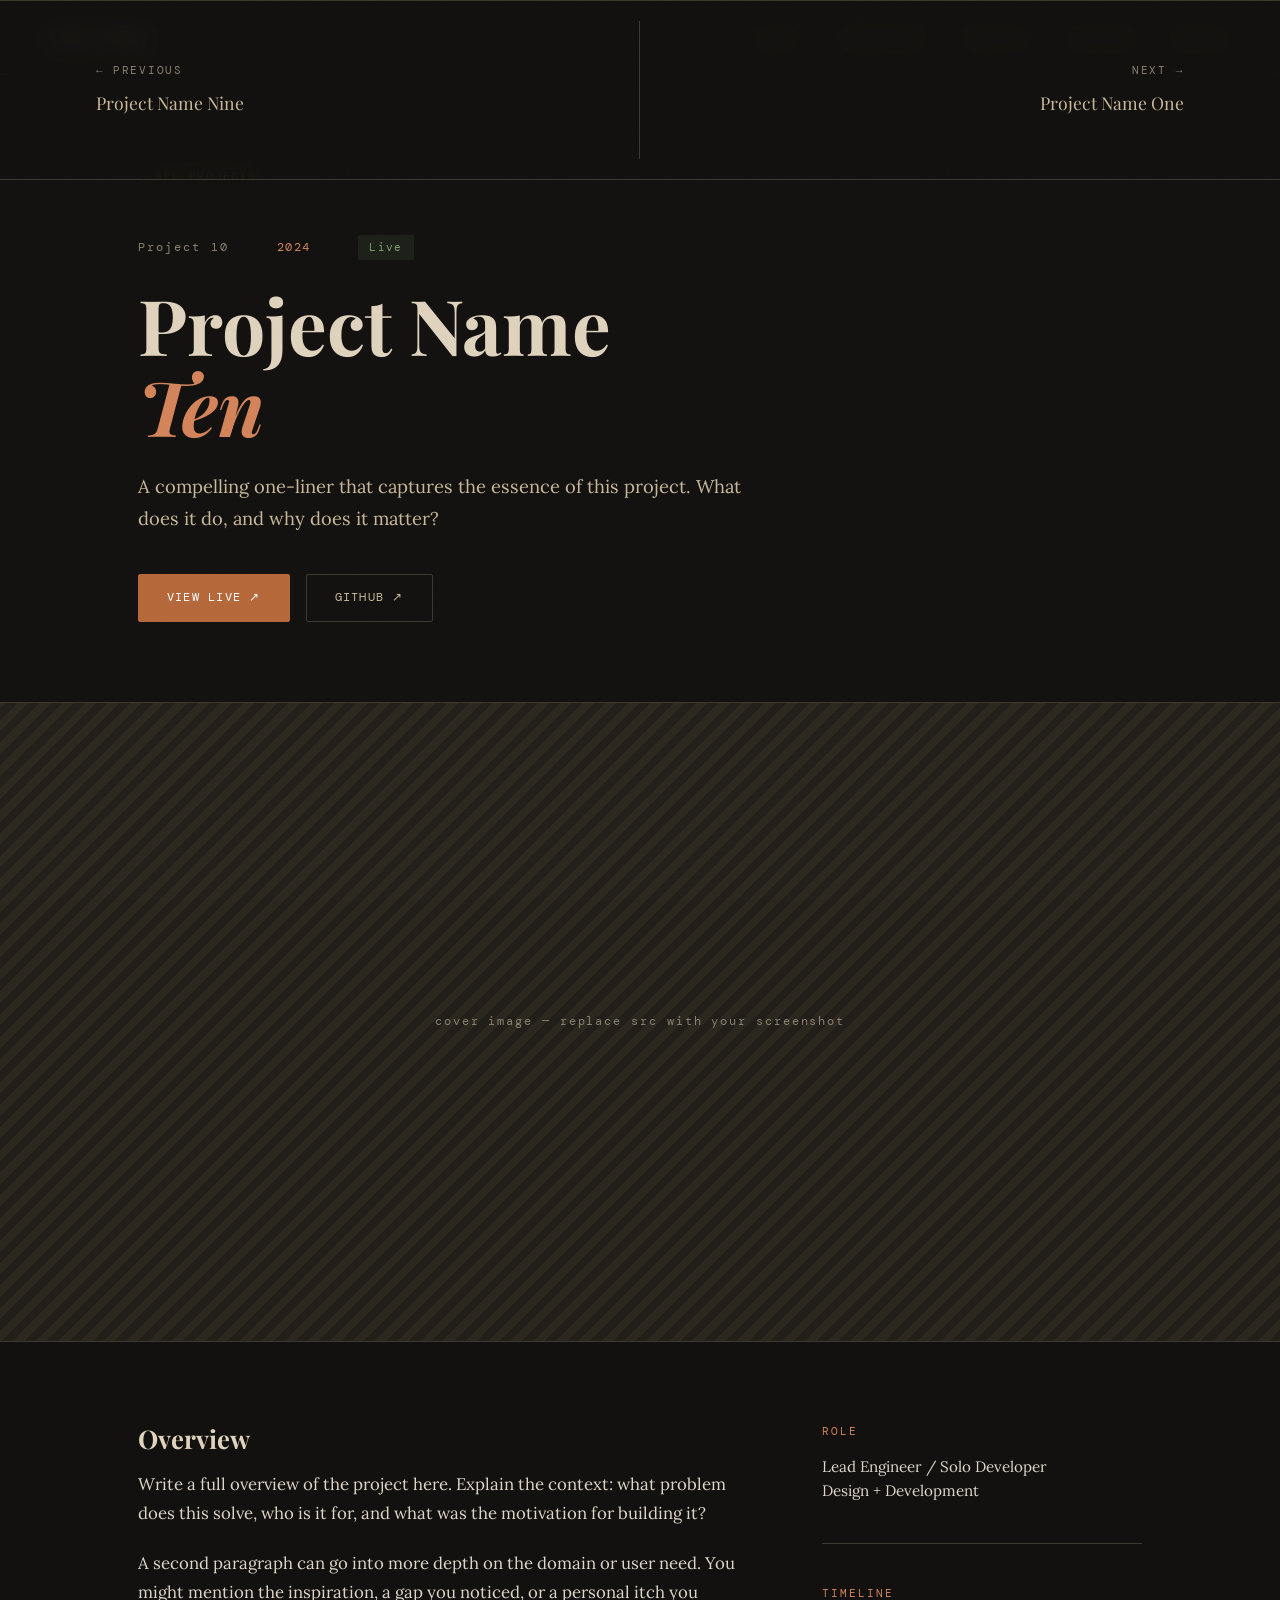
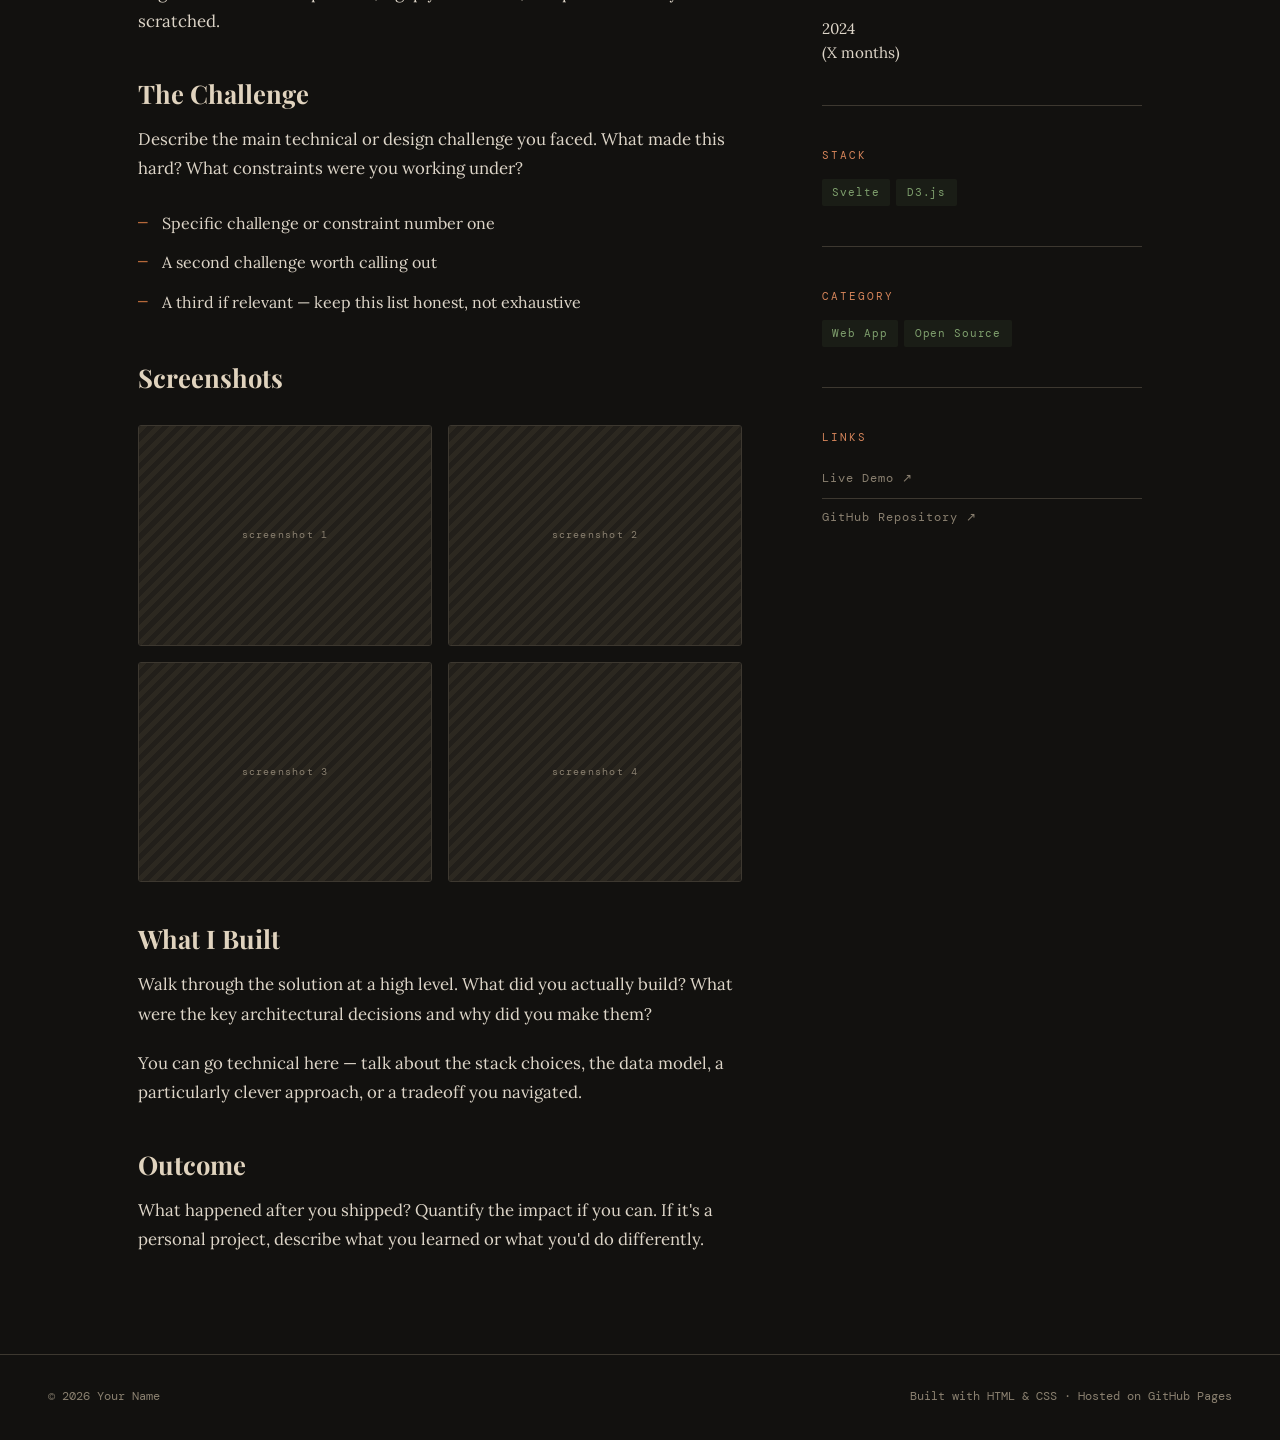
<file: projectSubpages/project-10.html>
<!DOCTYPE html>
<html lang="en">
<head>
  <meta charset="UTF-8" />
  <meta name="viewport" content="width=device-width, initial-scale=1.0" />
  <title>Project Name Ten — Your Name</title>
  <link rel="preconnect" href="https://fonts.googleapis.com" />
  <link rel="preconnect" href="https://fonts.gstatic.com" crossorigin />
  <link href="https://fonts.googleapis.com/css2?family=Playfair+Display:wght@400;700&family=DM+Mono:wght@300;400&family=Lora:ital,wght@0,400;0,500;1,400&display=swap" rel="stylesheet" />
  <link rel="stylesheet" href="../style.css" />
  <style>
    .project-hero { padding: 10rem 3rem 5rem; max-width: 1100px; margin: 0 auto; }
    .back-link { font-family: var(--font-mono); font-size: 0.75rem; letter-spacing: 0.12em; text-transform: uppercase; color: var(--stone); text-decoration: none; display: inline-flex; align-items: center; gap: 0.4rem; margin-bottom: 3rem; transition: color 0.2s; }
    .back-link:hover { color: var(--clay-lt); }
    .project-meta-row { display: flex; gap: 3rem; flex-wrap: wrap; margin-bottom: 1.5rem; align-items: baseline; }
    .project-number { font-family: var(--font-mono); font-size: 0.72rem; letter-spacing: 0.18em; color: var(--stone); }
    .project-year { font-family: var(--font-mono); font-size: 0.72rem; letter-spacing: 0.12em; color: var(--clay-lt); }
    .project-status { font-family: var(--font-mono); font-size: 0.68rem; letter-spacing: 0.12em; padding: 0.2rem 0.7rem; border-radius: 2px; background: rgba(92,122,78,0.15); color: var(--moss-lt); }
    .project-hero-title { font-family: var(--font-display); font-size: clamp(2.5rem, 6vw, 5rem); font-weight: 700; color: var(--sand-lt); line-height: 1.05; margin-bottom: 1.5rem; }
    .project-hero-title em { font-style: italic; color: var(--clay-lt); }
    .project-tagline { font-size: 1.15rem; color: var(--sand); max-width: 620px; margin-bottom: 2.5rem; }
    .project-action-row { display: flex; gap: 1rem; flex-wrap: wrap; }
    .project-cover { width: 100%; aspect-ratio: 16 / 8; background: var(--bg3); border-top: 1px solid var(--border); border-bottom: 1px solid var(--border); overflow: hidden; }
    .project-cover img { width: 100%; height: 100%; object-fit: cover; display: block; }
    .project-cover-placeholder { width: 100%; height: 100%; display: flex; align-items: center; justify-content: center; font-family: var(--font-mono); font-size: 0.75rem; letter-spacing: 0.16em; color: var(--stone); background: repeating-linear-gradient(-45deg, var(--bg3), var(--bg3) 8px, var(--surface) 8px, var(--surface) 16px); }
    .project-content { max-width: 1100px; margin: 0 auto; padding: 5rem 3rem; display: grid; grid-template-columns: 1fr 320px; gap: 5rem; align-items: start; }
    .project-body h2 { font-family: var(--font-display); font-size: 1.6rem; color: var(--sand-lt); margin: 2.5rem 0 1rem; line-height: 1.25; }
    .project-body h2:first-child { margin-top: 0; }
    .project-body p { color: var(--text); margin-bottom: 1.25rem; font-size: 1.05rem; }
    .project-body ul { list-style: none; margin-bottom: 1.25rem; }
    .project-body ul li { font-size: 1rem; color: var(--text); padding: 0.35rem 0 0.35rem 1.5rem; position: relative; }
    .project-body ul li::before { content: '—'; position: absolute; left: 0; color: var(--clay); font-family: var(--font-mono); }
    .screenshot-grid { display: grid; grid-template-columns: 1fr 1fr; gap: 1rem; margin: 2rem 0; }
    .screenshot { aspect-ratio: 4 / 3; background: var(--surface); border: 1px solid var(--border); border-radius: 3px; overflow: hidden; }
    .screenshot img { width: 100%; height: 100%; object-fit: cover; display: block; }
    .screenshot-placeholder { width: 100%; height: 100%; display: flex; align-items: center; justify-content: center; font-family: var(--font-mono); font-size: 0.65rem; letter-spacing: 0.12em; color: var(--stone); background: repeating-linear-gradient(-45deg, var(--bg3), var(--bg3) 5px, var(--surface) 5px, var(--surface) 10px); }
    .project-sidebar { position: sticky; top: 6rem; }
    .sidebar-block { margin-bottom: 2.5rem; padding-bottom: 2.5rem; border-bottom: 1px solid var(--border); }
    .sidebar-block:last-child { border-bottom: none; margin-bottom: 0; padding-bottom: 0; }
    .sidebar-label { font-family: var(--font-mono); font-size: 0.68rem; letter-spacing: 0.18em; text-transform: uppercase; color: var(--clay-lt); margin-bottom: 0.85rem; }
    .sidebar-value { font-size: 0.95rem; color: var(--text); line-height: 1.6; }
    .sidebar-tags { display: flex; flex-wrap: wrap; gap: 0.4rem; }
    .sidebar-tag { font-family: var(--font-mono); font-size: 0.68rem; letter-spacing: 0.08em; color: var(--moss-lt); background: rgba(92,122,78,0.12); padding: 0.25rem 0.65rem; border-radius: 2px; }
    .sidebar-link { display: block; font-family: var(--font-mono); font-size: 0.78rem; letter-spacing: 0.08em; color: var(--stone); text-decoration: none; padding: 0.5rem 0; border-bottom: 1px solid var(--border); transition: color 0.2s; }
    .sidebar-link:last-child { border-bottom: none; }
    .sidebar-link:hover { color: var(--clay-lt); }
    .project-nav { border-top: 1px solid var(--border); display: grid; grid-template-columns: 1fr 1fr; }
    .project-nav-item { padding: 2.5rem 3rem; text-decoration: none; transition: background 0.2s; }
    .project-nav-item:first-child { border-right: 1px solid var(--border); }
    .project-nav-item:hover { background: var(--bg2); }
    .project-nav-dir { font-family: var(--font-mono); font-size: 0.68rem; letter-spacing: 0.16em; text-transform: uppercase; color: var(--stone); margin-bottom: 0.5rem; }
    .project-nav-title { font-family: var(--font-display); font-size: 1.1rem; color: var(--sand); }
    .project-nav-item:hover .project-nav-title { color: var(--clay-lt); }
    .project-nav-item.next { text-align: right; }
    @media (max-width: 900px) {
      .project-content { grid-template-columns: 1fr; gap: 3rem; padding: 3rem 1.5rem; }
      .project-sidebar { position: static; }
      .project-hero { padding: 8rem 1.5rem 3rem; }
      .project-nav-item { padding: 2rem 1.5rem; }
      .screenshot-grid { grid-template-columns: 1fr; }
    }
  </style>
</head>
<body>

  <nav>
    <a href="../index.html" class="nav-logo">Your Name</a>
    <ul class="nav-links">
      <li><a href="../index.html#about">About</a></li>
      <li><a href="../index.html#experience">Experience</a></li>
      <li><a href="../index.html#projects">Projects</a></li>
      <li><a href="../index.html#writing">Writing</a></li>
      <li><a href="../index.html#contact">Contact</a></li>
    </ul>
  </nav>

  <div class="project-hero reveal">
    <a href="../index.html#projects" class="back-link">← All Projects</a>
    <div class="project-meta-row">
      <span class="project-number">Project 10</span>
      <span class="project-year">2024</span>
      <span class="project-status">Live</span>
    </div>
    <h1 class="project-hero-title">Project Name<br><em>Ten</em></h1>
    <p class="project-tagline">
      A compelling one-liner that captures the essence of this project.
      What does it do, and why does it matter?
    </p>
    <div class="project-action-row">
      <a href="#" class="btn btn-primary" target="_blank" rel="noopener">View Live ↗</a>
      <a href="#" class="btn btn-secondary" target="_blank" rel="noopener">GitHub ↗</a>
    </div>
  </div>

  <div class="project-cover reveal">
    <img src="" alt="Project Name Ten — cover screenshot"
      onerror="this.parentElement.innerHTML='<div class=&quot;project-cover-placeholder&quot;>cover image — replace src with your screenshot</div>'" />
  </div>

  <div class="project-content">
    <article class="project-body reveal">
      <h2>Overview</h2>
      <p>Write a full overview of the project here. Explain the context: what problem does this solve, who is it for, and what was the motivation for building it?</p>
      <p>A second paragraph can go into more depth on the domain or user need. You might mention the inspiration, a gap you noticed, or a personal itch you scratched.</p>

      <h2>The Challenge</h2>
      <p>Describe the main technical or design challenge you faced. What made this hard? What constraints were you working under?</p>
      <ul>
        <li>Specific challenge or constraint number one</li>
        <li>A second challenge worth calling out</li>
        <li>A third if relevant — keep this list honest, not exhaustive</li>
      </ul>

      <h2>Screenshots</h2>
      <div class="screenshot-grid">
        <div class="screenshot"><img src="" alt="Screenshot 1" onerror="this.parentElement.innerHTML='<div class=&quot;screenshot-placeholder&quot;>screenshot 1</div>'" /></div>
        <div class="screenshot"><img src="" alt="Screenshot 2" onerror="this.parentElement.innerHTML='<div class=&quot;screenshot-placeholder&quot;>screenshot 2</div>'" /></div>
        <div class="screenshot"><img src="" alt="Screenshot 3" onerror="this.parentElement.innerHTML='<div class=&quot;screenshot-placeholder&quot;>screenshot 3</div>'" /></div>
        <div class="screenshot"><img src="" alt="Screenshot 4" onerror="this.parentElement.innerHTML='<div class=&quot;screenshot-placeholder&quot;>screenshot 4</div>'" /></div>
      </div>

      <h2>What I Built</h2>
      <p>Walk through the solution at a high level. What did you actually build? What were the key architectural decisions and why did you make them?</p>
      <p>You can go technical here — talk about the stack choices, the data model, a particularly clever approach, or a tradeoff you navigated.</p>

      <h2>Outcome</h2>
      <p>What happened after you shipped? Quantify the impact if you can. If it's a personal project, describe what you learned or what you'd do differently.</p>
    </article>

    <aside class="project-sidebar reveal">
      <div class="sidebar-block">
        <p class="sidebar-label">Role</p>
        <p class="sidebar-value">Lead Engineer / Solo Developer<br>Design + Development</p>
      </div>
      <div class="sidebar-block">
        <p class="sidebar-label">Timeline</p>
        <p class="sidebar-value">2024<br>(X months)</p>
      </div>
      <div class="sidebar-block">
        <p class="sidebar-label">Stack</p>
        <div class="sidebar-tags">
          <span class="sidebar-tag">Svelte</span>
          <span class="sidebar-tag">D3.js</span>
        </div>
      </div>
      <div class="sidebar-block">
        <p class="sidebar-label">Category</p>
        <div class="sidebar-tags">
          <span class="sidebar-tag">Web App</span>
          <span class="sidebar-tag">Open Source</span>
        </div>
      </div>
      <div class="sidebar-block">
        <p class="sidebar-label">Links</p>
        <a href="#" class="sidebar-link" target="_blank" rel="noopener">Live Demo ↗</a>
        <a href="#" class="sidebar-link" target="_blank" rel="noopener">GitHub Repository ↗</a>
      </div>
    </aside>
  </div>

  <nav class="project-nav" aria-label="Project navigation">
    <a href="project-9.html" class="project-nav-item prev">
      <p class="project-nav-dir">← Previous</p>
      <p class="project-nav-title">Project Name Nine</p>
    </a>
    <a href="project-1.html" class="project-nav-item next">
      <p class="project-nav-dir">Next →</p>
      <p class="project-nav-title">Project Name One</p>
    </a>
  </nav>

  <footer>
    <span>&copy; <span class="year"></span> Your Name</span>
    <span>Built with HTML &amp; CSS &middot; Hosted on GitHub Pages</span>
  </footer>

  <script>
    document.querySelectorAll('.year').forEach(el => el.textContent = new Date().getFullYear());
    const reveals = document.querySelectorAll('.reveal');
    const io = new IntersectionObserver((entries) => {
      entries.forEach((e, i) => {
        if (e.isIntersecting) {
          setTimeout(() => e.target.classList.add('visible'), i * 80);
          io.unobserve(e.target);
        }
      });
    }, { threshold: 0.1 });
    reveals.forEach(el => io.observe(el));
  </script>

</body>
</html>
</file>
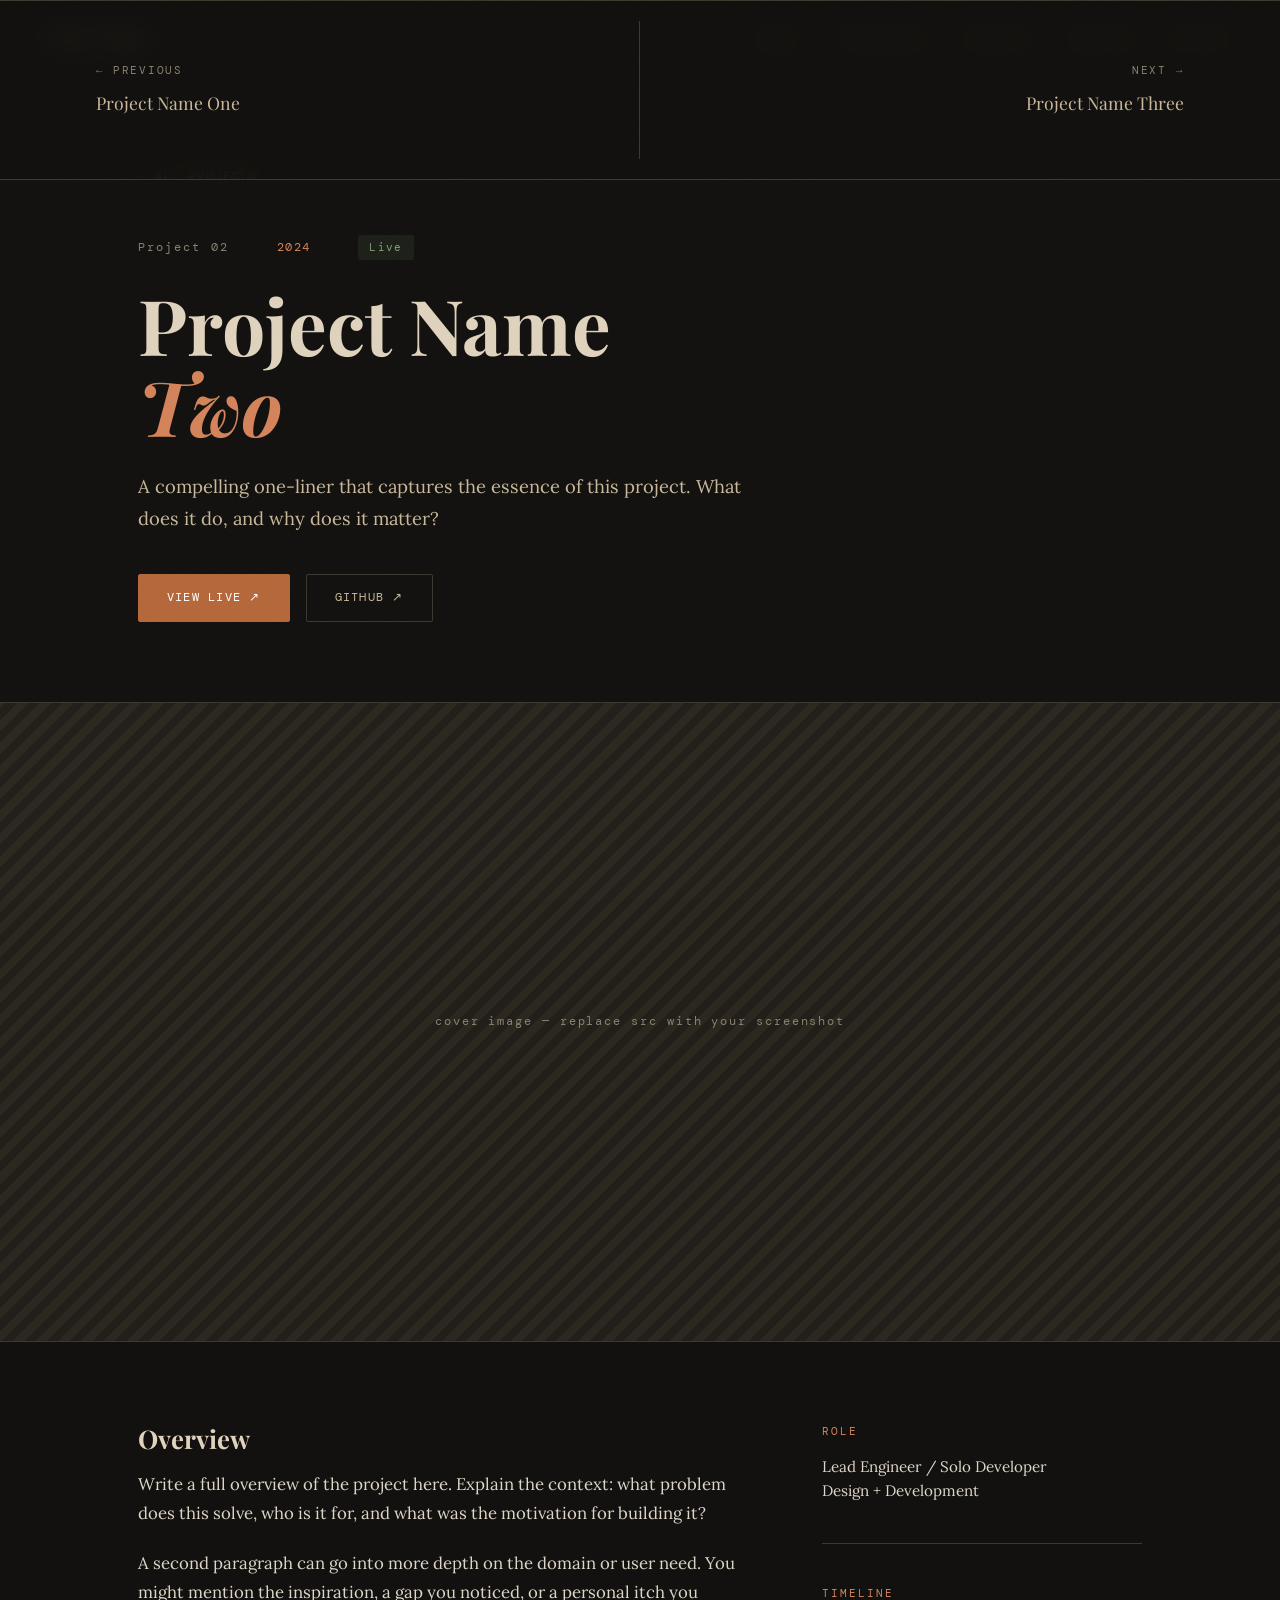
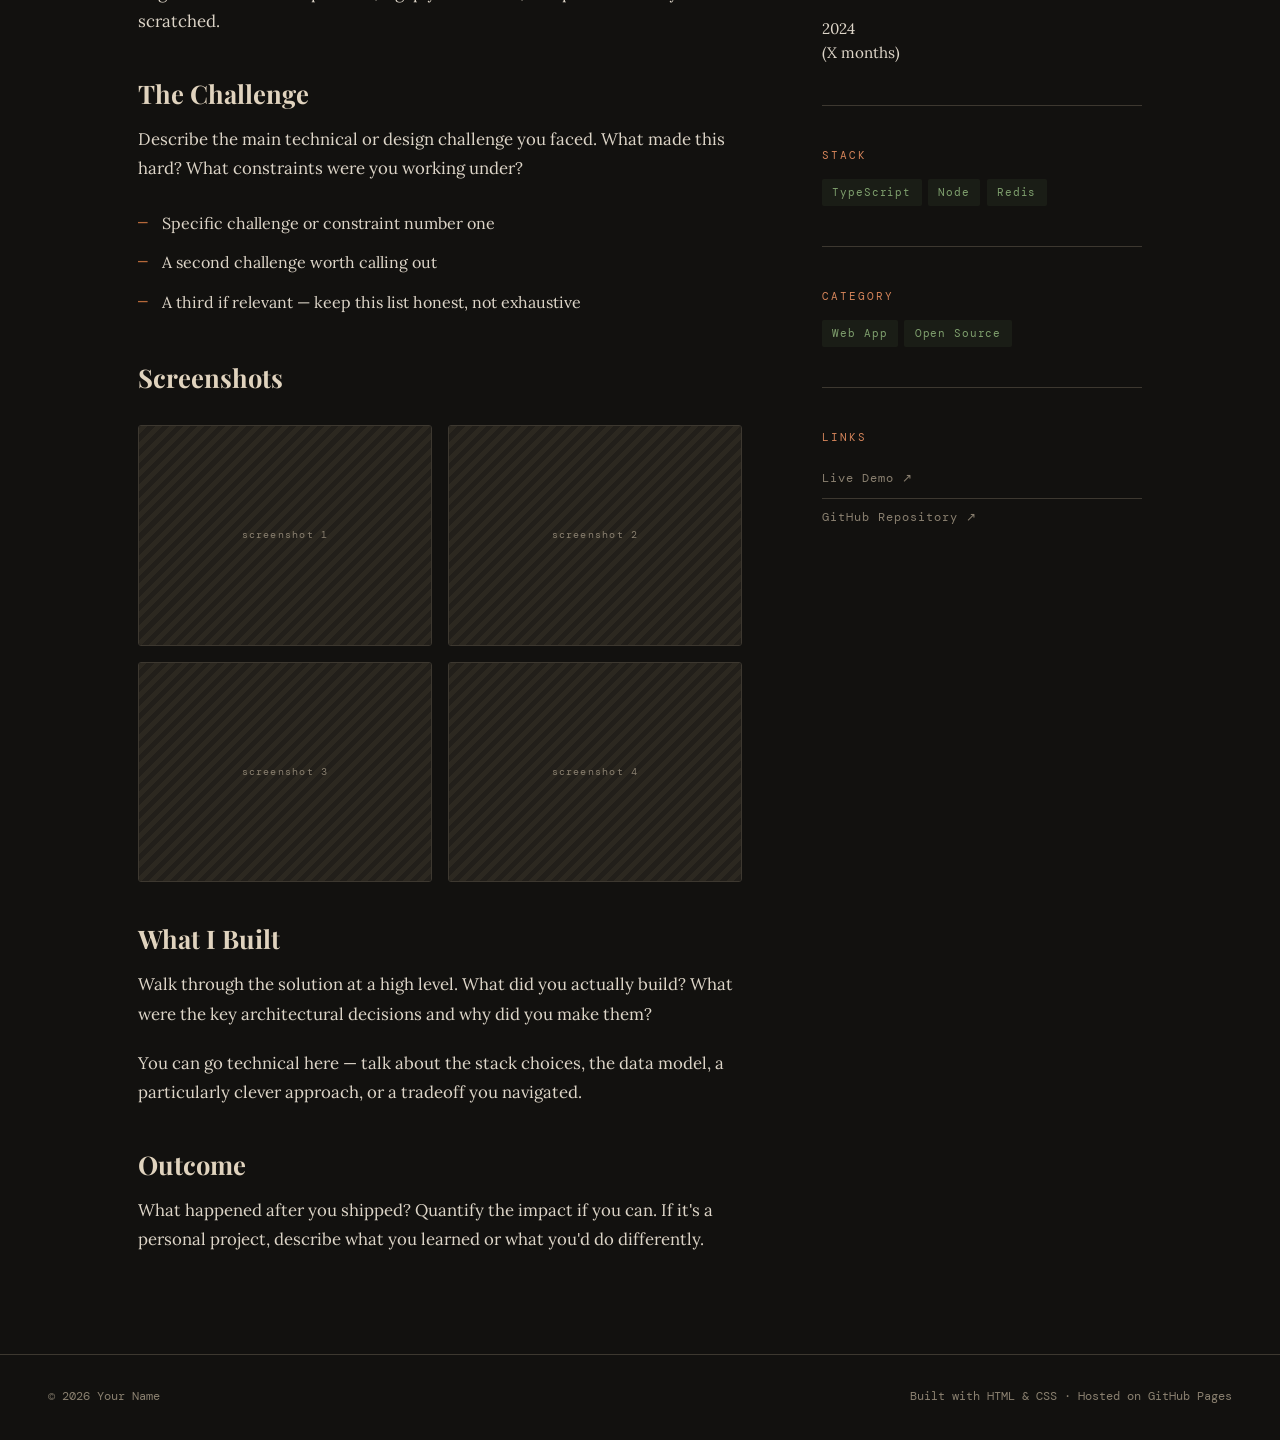
<file: projectSubpages/project-2.html>
<!DOCTYPE html>
<html lang="en">
<head>
  <meta charset="UTF-8" />
  <meta name="viewport" content="width=device-width, initial-scale=1.0" />
  <title>Project Name Two — Your Name</title>
  <link rel="preconnect" href="https://fonts.googleapis.com" />
  <link rel="preconnect" href="https://fonts.gstatic.com" crossorigin />
  <link href="https://fonts.googleapis.com/css2?family=Playfair+Display:wght@400;700&family=DM+Mono:wght@300;400&family=Lora:ital,wght@0,400;0,500;1,400&display=swap" rel="stylesheet" />
  <link rel="stylesheet" href="../style.css" />
  <style>
    .project-hero { padding: 10rem 3rem 5rem; max-width: 1100px; margin: 0 auto; }
    .back-link { font-family: var(--font-mono); font-size: 0.75rem; letter-spacing: 0.12em; text-transform: uppercase; color: var(--stone); text-decoration: none; display: inline-flex; align-items: center; gap: 0.4rem; margin-bottom: 3rem; transition: color 0.2s; }
    .back-link:hover { color: var(--clay-lt); }
    .project-meta-row { display: flex; gap: 3rem; flex-wrap: wrap; margin-bottom: 1.5rem; align-items: baseline; }
    .project-number { font-family: var(--font-mono); font-size: 0.72rem; letter-spacing: 0.18em; color: var(--stone); }
    .project-year { font-family: var(--font-mono); font-size: 0.72rem; letter-spacing: 0.12em; color: var(--clay-lt); }
    .project-status { font-family: var(--font-mono); font-size: 0.68rem; letter-spacing: 0.12em; padding: 0.2rem 0.7rem; border-radius: 2px; background: rgba(92,122,78,0.15); color: var(--moss-lt); }
    .project-hero-title { font-family: var(--font-display); font-size: clamp(2.5rem, 6vw, 5rem); font-weight: 700; color: var(--sand-lt); line-height: 1.05; margin-bottom: 1.5rem; }
    .project-hero-title em { font-style: italic; color: var(--clay-lt); }
    .project-tagline { font-size: 1.15rem; color: var(--sand); max-width: 620px; margin-bottom: 2.5rem; }
    .project-action-row { display: flex; gap: 1rem; flex-wrap: wrap; }
    .project-cover { width: 100%; aspect-ratio: 16 / 8; background: var(--bg3); border-top: 1px solid var(--border); border-bottom: 1px solid var(--border); overflow: hidden; }
    .project-cover img { width: 100%; height: 100%; object-fit: cover; display: block; }
    .project-cover-placeholder { width: 100%; height: 100%; display: flex; align-items: center; justify-content: center; font-family: var(--font-mono); font-size: 0.75rem; letter-spacing: 0.16em; color: var(--stone); background: repeating-linear-gradient(-45deg, var(--bg3), var(--bg3) 8px, var(--surface) 8px, var(--surface) 16px); }
    .project-content { max-width: 1100px; margin: 0 auto; padding: 5rem 3rem; display: grid; grid-template-columns: 1fr 320px; gap: 5rem; align-items: start; }
    .project-body h2 { font-family: var(--font-display); font-size: 1.6rem; color: var(--sand-lt); margin: 2.5rem 0 1rem; line-height: 1.25; }
    .project-body h2:first-child { margin-top: 0; }
    .project-body p { color: var(--text); margin-bottom: 1.25rem; font-size: 1.05rem; }
    .project-body ul { list-style: none; margin-bottom: 1.25rem; }
    .project-body ul li { font-size: 1rem; color: var(--text); padding: 0.35rem 0 0.35rem 1.5rem; position: relative; }
    .project-body ul li::before { content: '—'; position: absolute; left: 0; color: var(--clay); font-family: var(--font-mono); }
    .screenshot-grid { display: grid; grid-template-columns: 1fr 1fr; gap: 1rem; margin: 2rem 0; }
    .screenshot { aspect-ratio: 4 / 3; background: var(--surface); border: 1px solid var(--border); border-radius: 3px; overflow: hidden; }
    .screenshot img { width: 100%; height: 100%; object-fit: cover; display: block; }
    .screenshot-placeholder { width: 100%; height: 100%; display: flex; align-items: center; justify-content: center; font-family: var(--font-mono); font-size: 0.65rem; letter-spacing: 0.12em; color: var(--stone); background: repeating-linear-gradient(-45deg, var(--bg3), var(--bg3) 5px, var(--surface) 5px, var(--surface) 10px); }
    .project-sidebar { position: sticky; top: 6rem; }
    .sidebar-block { margin-bottom: 2.5rem; padding-bottom: 2.5rem; border-bottom: 1px solid var(--border); }
    .sidebar-block:last-child { border-bottom: none; margin-bottom: 0; padding-bottom: 0; }
    .sidebar-label { font-family: var(--font-mono); font-size: 0.68rem; letter-spacing: 0.18em; text-transform: uppercase; color: var(--clay-lt); margin-bottom: 0.85rem; }
    .sidebar-value { font-size: 0.95rem; color: var(--text); line-height: 1.6; }
    .sidebar-tags { display: flex; flex-wrap: wrap; gap: 0.4rem; }
    .sidebar-tag { font-family: var(--font-mono); font-size: 0.68rem; letter-spacing: 0.08em; color: var(--moss-lt); background: rgba(92,122,78,0.12); padding: 0.25rem 0.65rem; border-radius: 2px; }
    .sidebar-link { display: block; font-family: var(--font-mono); font-size: 0.78rem; letter-spacing: 0.08em; color: var(--stone); text-decoration: none; padding: 0.5rem 0; border-bottom: 1px solid var(--border); transition: color 0.2s; }
    .sidebar-link:last-child { border-bottom: none; }
    .sidebar-link:hover { color: var(--clay-lt); }
    .project-nav { border-top: 1px solid var(--border); display: grid; grid-template-columns: 1fr 1fr; }
    .project-nav-item { padding: 2.5rem 3rem; text-decoration: none; transition: background 0.2s; }
    .project-nav-item:first-child { border-right: 1px solid var(--border); }
    .project-nav-item:hover { background: var(--bg2); }
    .project-nav-dir { font-family: var(--font-mono); font-size: 0.68rem; letter-spacing: 0.16em; text-transform: uppercase; color: var(--stone); margin-bottom: 0.5rem; }
    .project-nav-title { font-family: var(--font-display); font-size: 1.1rem; color: var(--sand); }
    .project-nav-item:hover .project-nav-title { color: var(--clay-lt); }
    .project-nav-item.next { text-align: right; }
    @media (max-width: 900px) {
      .project-content { grid-template-columns: 1fr; gap: 3rem; padding: 3rem 1.5rem; }
      .project-sidebar { position: static; }
      .project-hero { padding: 8rem 1.5rem 3rem; }
      .project-nav-item { padding: 2rem 1.5rem; }
      .screenshot-grid { grid-template-columns: 1fr; }
    }
  </style>
</head>
<body>

  <nav>
    <a href="../index.html" class="nav-logo">Your Name</a>
    <ul class="nav-links">
      <li><a href="../index.html#about">About</a></li>
      <li><a href="../index.html#experience">Experience</a></li>
      <li><a href="../index.html#projects">Projects</a></li>
      <li><a href="../index.html#writing">Writing</a></li>
      <li><a href="../index.html#contact">Contact</a></li>
    </ul>
  </nav>

  <div class="project-hero reveal">
    <a href="../index.html#projects" class="back-link">← All Projects</a>
    <div class="project-meta-row">
      <span class="project-number">Project 02</span>
      <span class="project-year">2024</span>
      <span class="project-status">Live</span>
    </div>
    <h1 class="project-hero-title">Project Name<br><em>Two</em></h1>
    <p class="project-tagline">
      A compelling one-liner that captures the essence of this project.
      What does it do, and why does it matter?
    </p>
    <div class="project-action-row">
      <a href="#" class="btn btn-primary" target="_blank" rel="noopener">View Live ↗</a>
      <a href="#" class="btn btn-secondary" target="_blank" rel="noopener">GitHub ↗</a>
    </div>
  </div>

  <div class="project-cover reveal">
    <img src="" alt="Project Name Two — cover screenshot"
      onerror="this.parentElement.innerHTML='<div class=&quot;project-cover-placeholder&quot;>cover image — replace src with your screenshot</div>'" />
  </div>

  <div class="project-content">
    <article class="project-body reveal">
      <h2>Overview</h2>
      <p>Write a full overview of the project here. Explain the context: what problem does this solve, who is it for, and what was the motivation for building it?</p>
      <p>A second paragraph can go into more depth on the domain or user need. You might mention the inspiration, a gap you noticed, or a personal itch you scratched.</p>

      <h2>The Challenge</h2>
      <p>Describe the main technical or design challenge you faced. What made this hard? What constraints were you working under?</p>
      <ul>
        <li>Specific challenge or constraint number one</li>
        <li>A second challenge worth calling out</li>
        <li>A third if relevant — keep this list honest, not exhaustive</li>
      </ul>

      <h2>Screenshots</h2>
      <div class="screenshot-grid">
        <div class="screenshot"><img src="" alt="Screenshot 1" onerror="this.parentElement.innerHTML='<div class=&quot;screenshot-placeholder&quot;>screenshot 1</div>'" /></div>
        <div class="screenshot"><img src="" alt="Screenshot 2" onerror="this.parentElement.innerHTML='<div class=&quot;screenshot-placeholder&quot;>screenshot 2</div>'" /></div>
        <div class="screenshot"><img src="" alt="Screenshot 3" onerror="this.parentElement.innerHTML='<div class=&quot;screenshot-placeholder&quot;>screenshot 3</div>'" /></div>
        <div class="screenshot"><img src="" alt="Screenshot 4" onerror="this.parentElement.innerHTML='<div class=&quot;screenshot-placeholder&quot;>screenshot 4</div>'" /></div>
      </div>

      <h2>What I Built</h2>
      <p>Walk through the solution at a high level. What did you actually build? What were the key architectural decisions and why did you make them?</p>
      <p>You can go technical here — talk about the stack choices, the data model, a particularly clever approach, or a tradeoff you navigated.</p>

      <h2>Outcome</h2>
      <p>What happened after you shipped? Quantify the impact if you can. If it's a personal project, describe what you learned or what you'd do differently.</p>
    </article>

    <aside class="project-sidebar reveal">
      <div class="sidebar-block">
        <p class="sidebar-label">Role</p>
        <p class="sidebar-value">Lead Engineer / Solo Developer<br>Design + Development</p>
      </div>
      <div class="sidebar-block">
        <p class="sidebar-label">Timeline</p>
        <p class="sidebar-value">2024<br>(X months)</p>
      </div>
      <div class="sidebar-block">
        <p class="sidebar-label">Stack</p>
        <div class="sidebar-tags">
          <span class="sidebar-tag">TypeScript</span>
          <span class="sidebar-tag">Node</span>
          <span class="sidebar-tag">Redis</span>
        </div>
      </div>
      <div class="sidebar-block">
        <p class="sidebar-label">Category</p>
        <div class="sidebar-tags">
          <span class="sidebar-tag">Web App</span>
          <span class="sidebar-tag">Open Source</span>
        </div>
      </div>
      <div class="sidebar-block">
        <p class="sidebar-label">Links</p>
        <a href="#" class="sidebar-link" target="_blank" rel="noopener">Live Demo ↗</a>
        <a href="#" class="sidebar-link" target="_blank" rel="noopener">GitHub Repository ↗</a>
      </div>
    </aside>
  </div>

  <nav class="project-nav" aria-label="Project navigation">
    <a href="project-1.html" class="project-nav-item prev">
      <p class="project-nav-dir">← Previous</p>
      <p class="project-nav-title">Project Name One</p>
    </a>
    <a href="project-3.html" class="project-nav-item next">
      <p class="project-nav-dir">Next →</p>
      <p class="project-nav-title">Project Name Three</p>
    </a>
  </nav>

  <footer>
    <span>&copy; <span class="year"></span> Your Name</span>
    <span>Built with HTML &amp; CSS &middot; Hosted on GitHub Pages</span>
  </footer>

  <script>
    document.querySelectorAll('.year').forEach(el => el.textContent = new Date().getFullYear());
    const reveals = document.querySelectorAll('.reveal');
    const io = new IntersectionObserver((entries) => {
      entries.forEach((e, i) => {
        if (e.isIntersecting) {
          setTimeout(() => e.target.classList.add('visible'), i * 80);
          io.unobserve(e.target);
        }
      });
    }, { threshold: 0.1 });
    reveals.forEach(el => io.observe(el));
  </script>

</body>
</html>
</file>
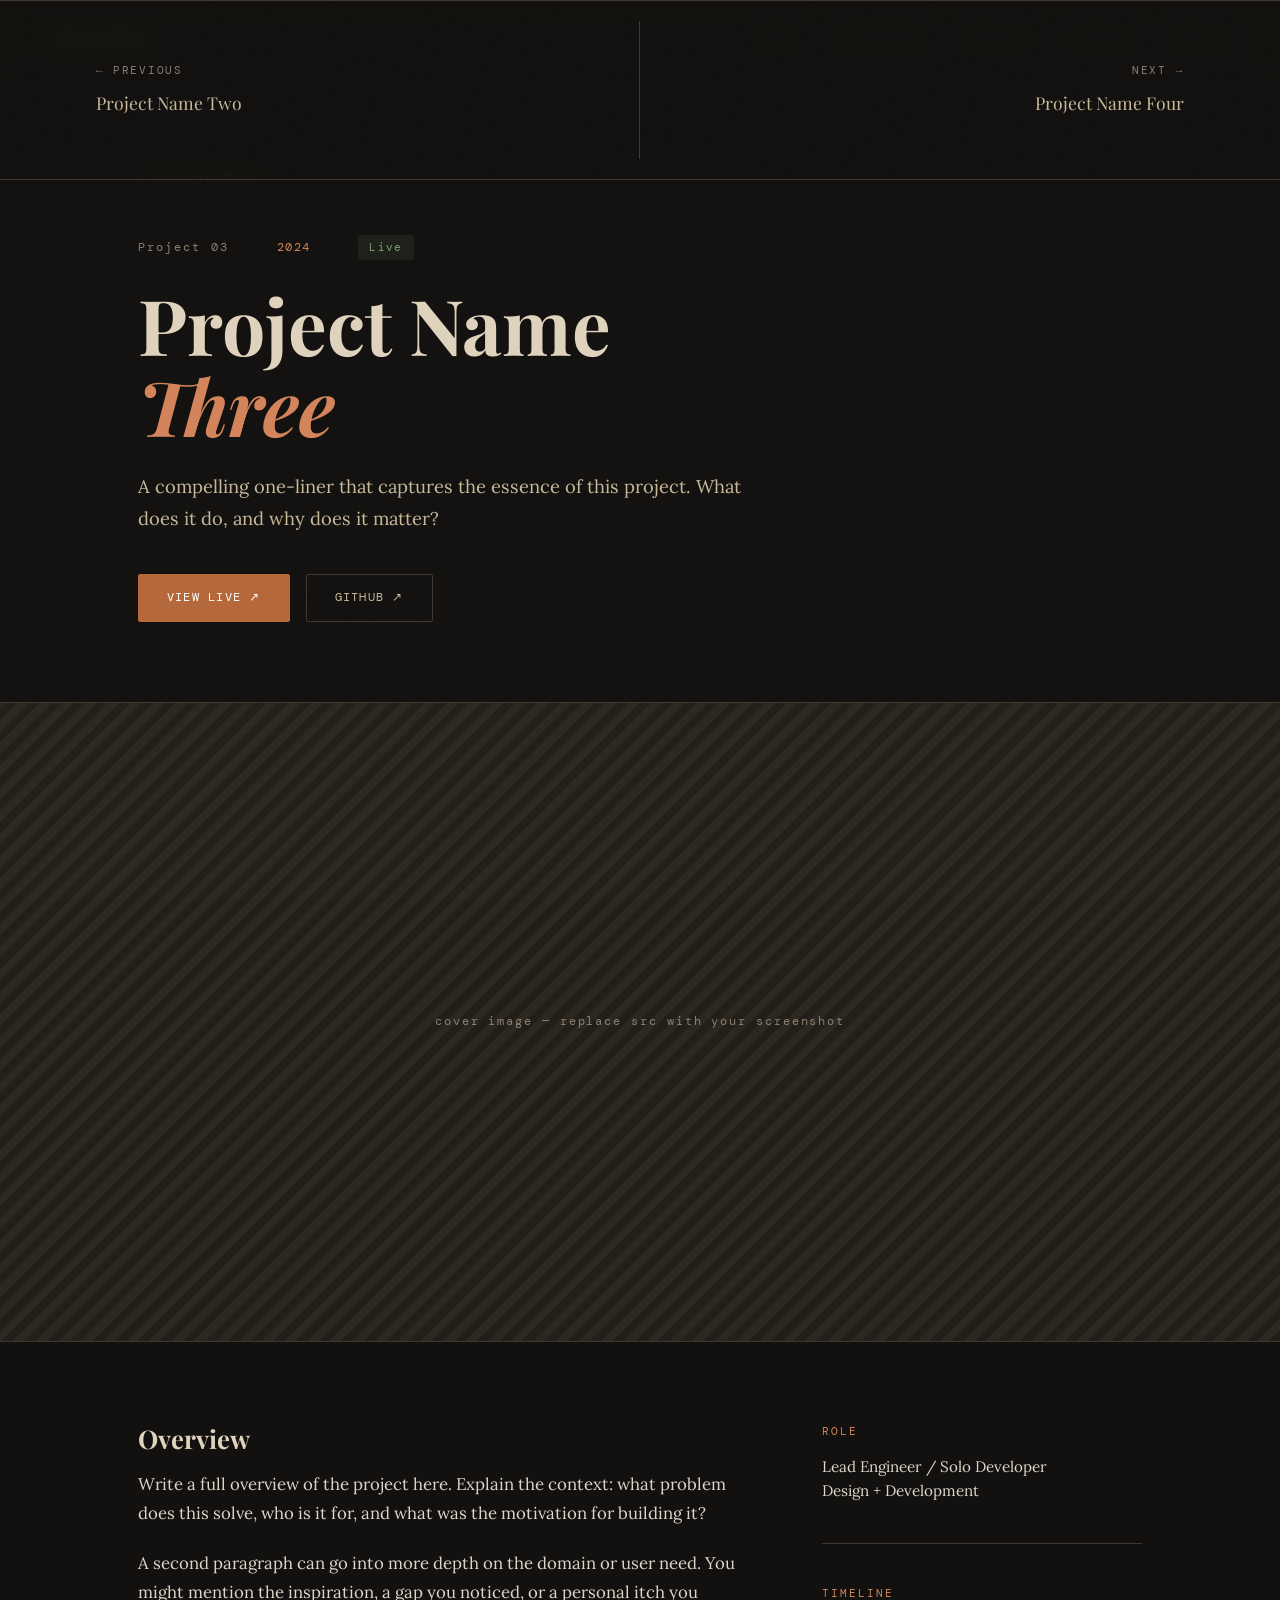
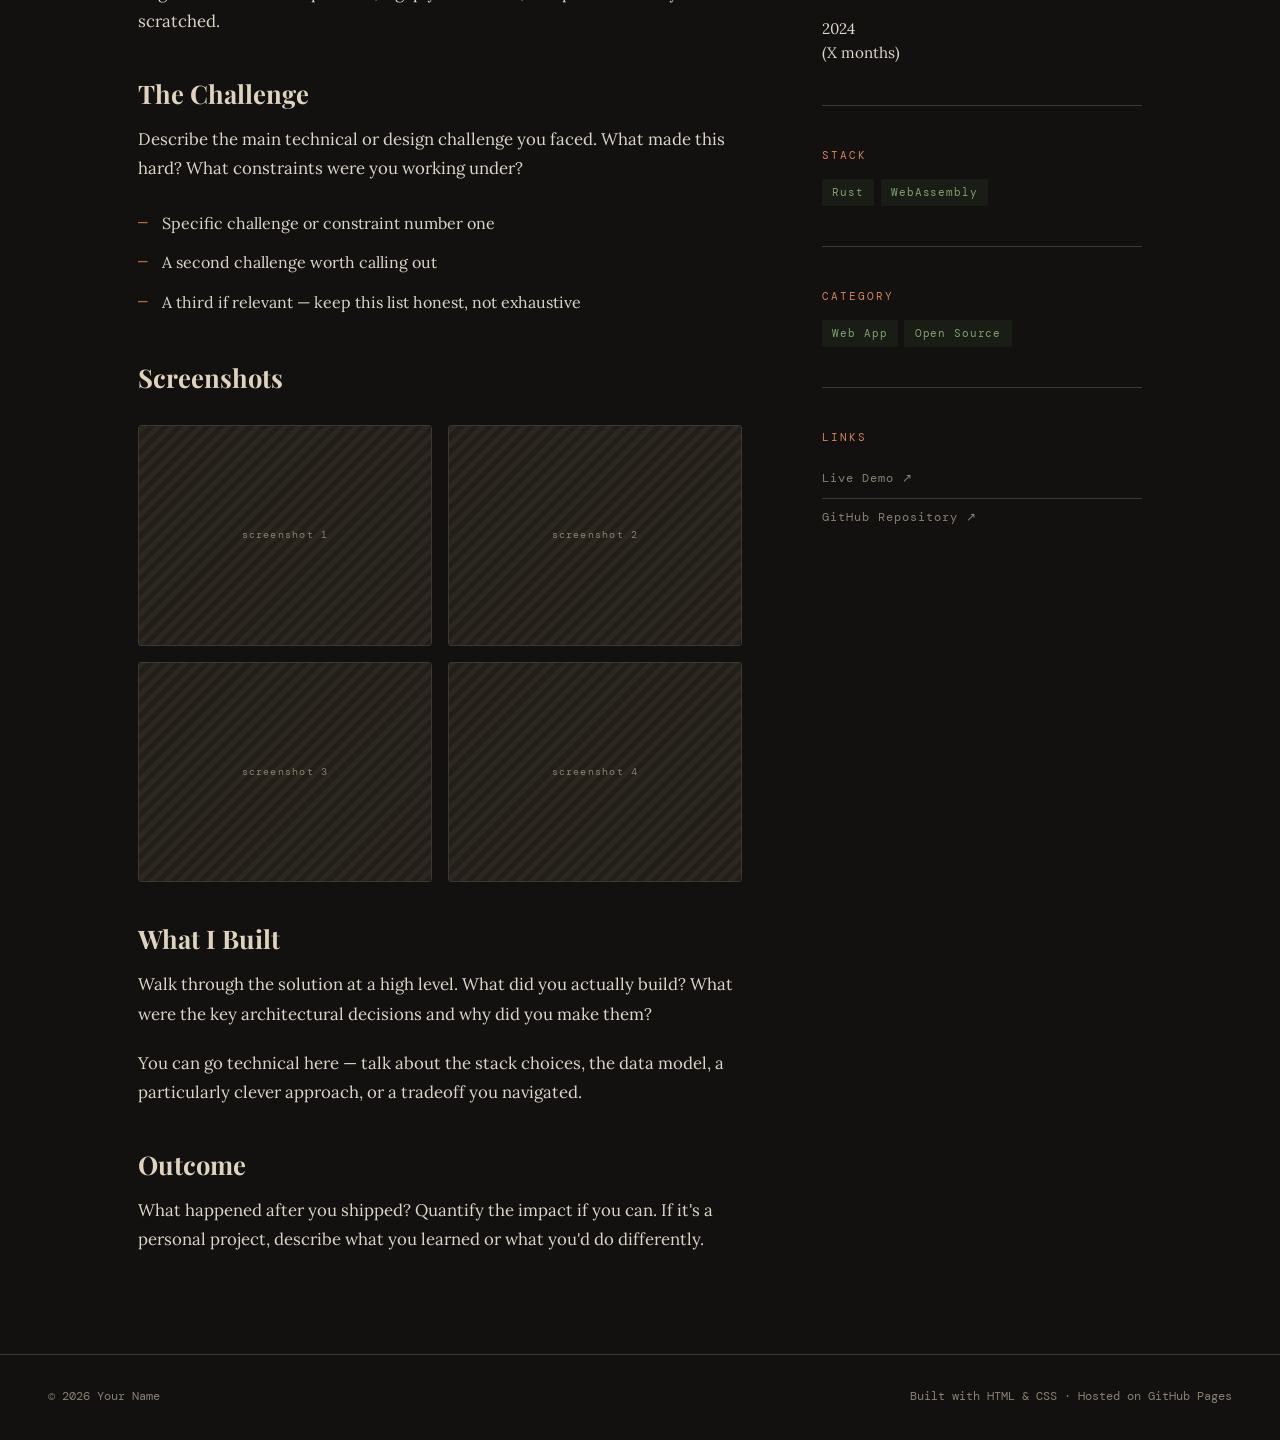
<file: projectSubpages/project-3.html>
<!DOCTYPE html>
<html lang="en">
<head>
  <meta charset="UTF-8" />
  <meta name="viewport" content="width=device-width, initial-scale=1.0" />
  <title>Project Name Three — Your Name</title>
  <link rel="preconnect" href="https://fonts.googleapis.com" />
  <link rel="preconnect" href="https://fonts.gstatic.com" crossorigin />
  <link href="https://fonts.googleapis.com/css2?family=Playfair+Display:wght@400;700&family=DM+Mono:wght@300;400&family=Lora:ital,wght@0,400;0,500;1,400&display=swap" rel="stylesheet" />
  <link rel="stylesheet" href="../style.css" />
  <style>
    .project-hero { padding: 10rem 3rem 5rem; max-width: 1100px; margin: 0 auto; }
    .back-link { font-family: var(--font-mono); font-size: 0.75rem; letter-spacing: 0.12em; text-transform: uppercase; color: var(--stone); text-decoration: none; display: inline-flex; align-items: center; gap: 0.4rem; margin-bottom: 3rem; transition: color 0.2s; }
    .back-link:hover { color: var(--clay-lt); }
    .project-meta-row { display: flex; gap: 3rem; flex-wrap: wrap; margin-bottom: 1.5rem; align-items: baseline; }
    .project-number { font-family: var(--font-mono); font-size: 0.72rem; letter-spacing: 0.18em; color: var(--stone); }
    .project-year { font-family: var(--font-mono); font-size: 0.72rem; letter-spacing: 0.12em; color: var(--clay-lt); }
    .project-status { font-family: var(--font-mono); font-size: 0.68rem; letter-spacing: 0.12em; padding: 0.2rem 0.7rem; border-radius: 2px; background: rgba(92,122,78,0.15); color: var(--moss-lt); }
    .project-hero-title { font-family: var(--font-display); font-size: clamp(2.5rem, 6vw, 5rem); font-weight: 700; color: var(--sand-lt); line-height: 1.05; margin-bottom: 1.5rem; }
    .project-hero-title em { font-style: italic; color: var(--clay-lt); }
    .project-tagline { font-size: 1.15rem; color: var(--sand); max-width: 620px; margin-bottom: 2.5rem; }
    .project-action-row { display: flex; gap: 1rem; flex-wrap: wrap; }
    .project-cover { width: 100%; aspect-ratio: 16 / 8; background: var(--bg3); border-top: 1px solid var(--border); border-bottom: 1px solid var(--border); overflow: hidden; }
    .project-cover img { width: 100%; height: 100%; object-fit: cover; display: block; }
    .project-cover-placeholder { width: 100%; height: 100%; display: flex; align-items: center; justify-content: center; font-family: var(--font-mono); font-size: 0.75rem; letter-spacing: 0.16em; color: var(--stone); background: repeating-linear-gradient(-45deg, var(--bg3), var(--bg3) 8px, var(--surface) 8px, var(--surface) 16px); }
    .project-content { max-width: 1100px; margin: 0 auto; padding: 5rem 3rem; display: grid; grid-template-columns: 1fr 320px; gap: 5rem; align-items: start; }
    .project-body h2 { font-family: var(--font-display); font-size: 1.6rem; color: var(--sand-lt); margin: 2.5rem 0 1rem; line-height: 1.25; }
    .project-body h2:first-child { margin-top: 0; }
    .project-body p { color: var(--text); margin-bottom: 1.25rem; font-size: 1.05rem; }
    .project-body ul { list-style: none; margin-bottom: 1.25rem; }
    .project-body ul li { font-size: 1rem; color: var(--text); padding: 0.35rem 0 0.35rem 1.5rem; position: relative; }
    .project-body ul li::before { content: '—'; position: absolute; left: 0; color: var(--clay); font-family: var(--font-mono); }
    .screenshot-grid { display: grid; grid-template-columns: 1fr 1fr; gap: 1rem; margin: 2rem 0; }
    .screenshot { aspect-ratio: 4 / 3; background: var(--surface); border: 1px solid var(--border); border-radius: 3px; overflow: hidden; }
    .screenshot img { width: 100%; height: 100%; object-fit: cover; display: block; }
    .screenshot-placeholder { width: 100%; height: 100%; display: flex; align-items: center; justify-content: center; font-family: var(--font-mono); font-size: 0.65rem; letter-spacing: 0.12em; color: var(--stone); background: repeating-linear-gradient(-45deg, var(--bg3), var(--bg3) 5px, var(--surface) 5px, var(--surface) 10px); }
    .project-sidebar { position: sticky; top: 6rem; }
    .sidebar-block { margin-bottom: 2.5rem; padding-bottom: 2.5rem; border-bottom: 1px solid var(--border); }
    .sidebar-block:last-child { border-bottom: none; margin-bottom: 0; padding-bottom: 0; }
    .sidebar-label { font-family: var(--font-mono); font-size: 0.68rem; letter-spacing: 0.18em; text-transform: uppercase; color: var(--clay-lt); margin-bottom: 0.85rem; }
    .sidebar-value { font-size: 0.95rem; color: var(--text); line-height: 1.6; }
    .sidebar-tags { display: flex; flex-wrap: wrap; gap: 0.4rem; }
    .sidebar-tag { font-family: var(--font-mono); font-size: 0.68rem; letter-spacing: 0.08em; color: var(--moss-lt); background: rgba(92,122,78,0.12); padding: 0.25rem 0.65rem; border-radius: 2px; }
    .sidebar-link { display: block; font-family: var(--font-mono); font-size: 0.78rem; letter-spacing: 0.08em; color: var(--stone); text-decoration: none; padding: 0.5rem 0; border-bottom: 1px solid var(--border); transition: color 0.2s; }
    .sidebar-link:last-child { border-bottom: none; }
    .sidebar-link:hover { color: var(--clay-lt); }
    .project-nav { border-top: 1px solid var(--border); display: grid; grid-template-columns: 1fr 1fr; }
    .project-nav-item { padding: 2.5rem 3rem; text-decoration: none; transition: background 0.2s; }
    .project-nav-item:first-child { border-right: 1px solid var(--border); }
    .project-nav-item:hover { background: var(--bg2); }
    .project-nav-dir { font-family: var(--font-mono); font-size: 0.68rem; letter-spacing: 0.16em; text-transform: uppercase; color: var(--stone); margin-bottom: 0.5rem; }
    .project-nav-title { font-family: var(--font-display); font-size: 1.1rem; color: var(--sand); }
    .project-nav-item:hover .project-nav-title { color: var(--clay-lt); }
    .project-nav-item.next { text-align: right; }
    @media (max-width: 900px) {
      .project-content { grid-template-columns: 1fr; gap: 3rem; padding: 3rem 1.5rem; }
      .project-sidebar { position: static; }
      .project-hero { padding: 8rem 1.5rem 3rem; }
      .project-nav-item { padding: 2rem 1.5rem; }
      .screenshot-grid { grid-template-columns: 1fr; }
    }
  </style>
</head>
<body>

  <nav>
    <a href="../index.html" class="nav-logo">Your Name</a>
    <ul class="nav-links">
      <li><a href="../index.html#about">About</a></li>
      <li><a href="../index.html#experience">Experience</a></li>
      <li><a href="../index.html#projects">Projects</a></li>
      <li><a href="../index.html#writing">Writing</a></li>
      <li><a href="../index.html#contact">Contact</a></li>
    </ul>
  </nav>

  <div class="project-hero reveal">
    <a href="../index.html#projects" class="back-link">← All Projects</a>
    <div class="project-meta-row">
      <span class="project-number">Project 03</span>
      <span class="project-year">2024</span>
      <span class="project-status">Live</span>
    </div>
    <h1 class="project-hero-title">Project Name<br><em>Three</em></h1>
    <p class="project-tagline">
      A compelling one-liner that captures the essence of this project.
      What does it do, and why does it matter?
    </p>
    <div class="project-action-row">
      <a href="#" class="btn btn-primary" target="_blank" rel="noopener">View Live ↗</a>
      <a href="#" class="btn btn-secondary" target="_blank" rel="noopener">GitHub ↗</a>
    </div>
  </div>

  <div class="project-cover reveal">
    <img src="" alt="Project Name Three — cover screenshot"
      onerror="this.parentElement.innerHTML='<div class=&quot;project-cover-placeholder&quot;>cover image — replace src with your screenshot</div>'" />
  </div>

  <div class="project-content">
    <article class="project-body reveal">
      <h2>Overview</h2>
      <p>Write a full overview of the project here. Explain the context: what problem does this solve, who is it for, and what was the motivation for building it?</p>
      <p>A second paragraph can go into more depth on the domain or user need. You might mention the inspiration, a gap you noticed, or a personal itch you scratched.</p>

      <h2>The Challenge</h2>
      <p>Describe the main technical or design challenge you faced. What made this hard? What constraints were you working under?</p>
      <ul>
        <li>Specific challenge or constraint number one</li>
        <li>A second challenge worth calling out</li>
        <li>A third if relevant — keep this list honest, not exhaustive</li>
      </ul>

      <h2>Screenshots</h2>
      <div class="screenshot-grid">
        <div class="screenshot"><img src="" alt="Screenshot 1" onerror="this.parentElement.innerHTML='<div class=&quot;screenshot-placeholder&quot;>screenshot 1</div>'" /></div>
        <div class="screenshot"><img src="" alt="Screenshot 2" onerror="this.parentElement.innerHTML='<div class=&quot;screenshot-placeholder&quot;>screenshot 2</div>'" /></div>
        <div class="screenshot"><img src="" alt="Screenshot 3" onerror="this.parentElement.innerHTML='<div class=&quot;screenshot-placeholder&quot;>screenshot 3</div>'" /></div>
        <div class="screenshot"><img src="" alt="Screenshot 4" onerror="this.parentElement.innerHTML='<div class=&quot;screenshot-placeholder&quot;>screenshot 4</div>'" /></div>
      </div>

      <h2>What I Built</h2>
      <p>Walk through the solution at a high level. What did you actually build? What were the key architectural decisions and why did you make them?</p>
      <p>You can go technical here — talk about the stack choices, the data model, a particularly clever approach, or a tradeoff you navigated.</p>

      <h2>Outcome</h2>
      <p>What happened after you shipped? Quantify the impact if you can. If it's a personal project, describe what you learned or what you'd do differently.</p>
    </article>

    <aside class="project-sidebar reveal">
      <div class="sidebar-block">
        <p class="sidebar-label">Role</p>
        <p class="sidebar-value">Lead Engineer / Solo Developer<br>Design + Development</p>
      </div>
      <div class="sidebar-block">
        <p class="sidebar-label">Timeline</p>
        <p class="sidebar-value">2024<br>(X months)</p>
      </div>
      <div class="sidebar-block">
        <p class="sidebar-label">Stack</p>
        <div class="sidebar-tags">
          <span class="sidebar-tag">Rust</span>
          <span class="sidebar-tag">WebAssembly</span>
        </div>
      </div>
      <div class="sidebar-block">
        <p class="sidebar-label">Category</p>
        <div class="sidebar-tags">
          <span class="sidebar-tag">Web App</span>
          <span class="sidebar-tag">Open Source</span>
        </div>
      </div>
      <div class="sidebar-block">
        <p class="sidebar-label">Links</p>
        <a href="#" class="sidebar-link" target="_blank" rel="noopener">Live Demo ↗</a>
        <a href="#" class="sidebar-link" target="_blank" rel="noopener">GitHub Repository ↗</a>
      </div>
    </aside>
  </div>

  <nav class="project-nav" aria-label="Project navigation">
    <a href="project-2.html" class="project-nav-item prev">
      <p class="project-nav-dir">← Previous</p>
      <p class="project-nav-title">Project Name Two</p>
    </a>
    <a href="project-4.html" class="project-nav-item next">
      <p class="project-nav-dir">Next →</p>
      <p class="project-nav-title">Project Name Four</p>
    </a>
  </nav>

  <footer>
    <span>&copy; <span class="year"></span> Your Name</span>
    <span>Built with HTML &amp; CSS &middot; Hosted on GitHub Pages</span>
  </footer>

  <script>
    document.querySelectorAll('.year').forEach(el => el.textContent = new Date().getFullYear());
    const reveals = document.querySelectorAll('.reveal');
    const io = new IntersectionObserver((entries) => {
      entries.forEach((e, i) => {
        if (e.isIntersecting) {
          setTimeout(() => e.target.classList.add('visible'), i * 80);
          io.unobserve(e.target);
        }
      });
    }, { threshold: 0.1 });
    reveals.forEach(el => io.observe(el));
  </script>

</body>
</html>
</file>
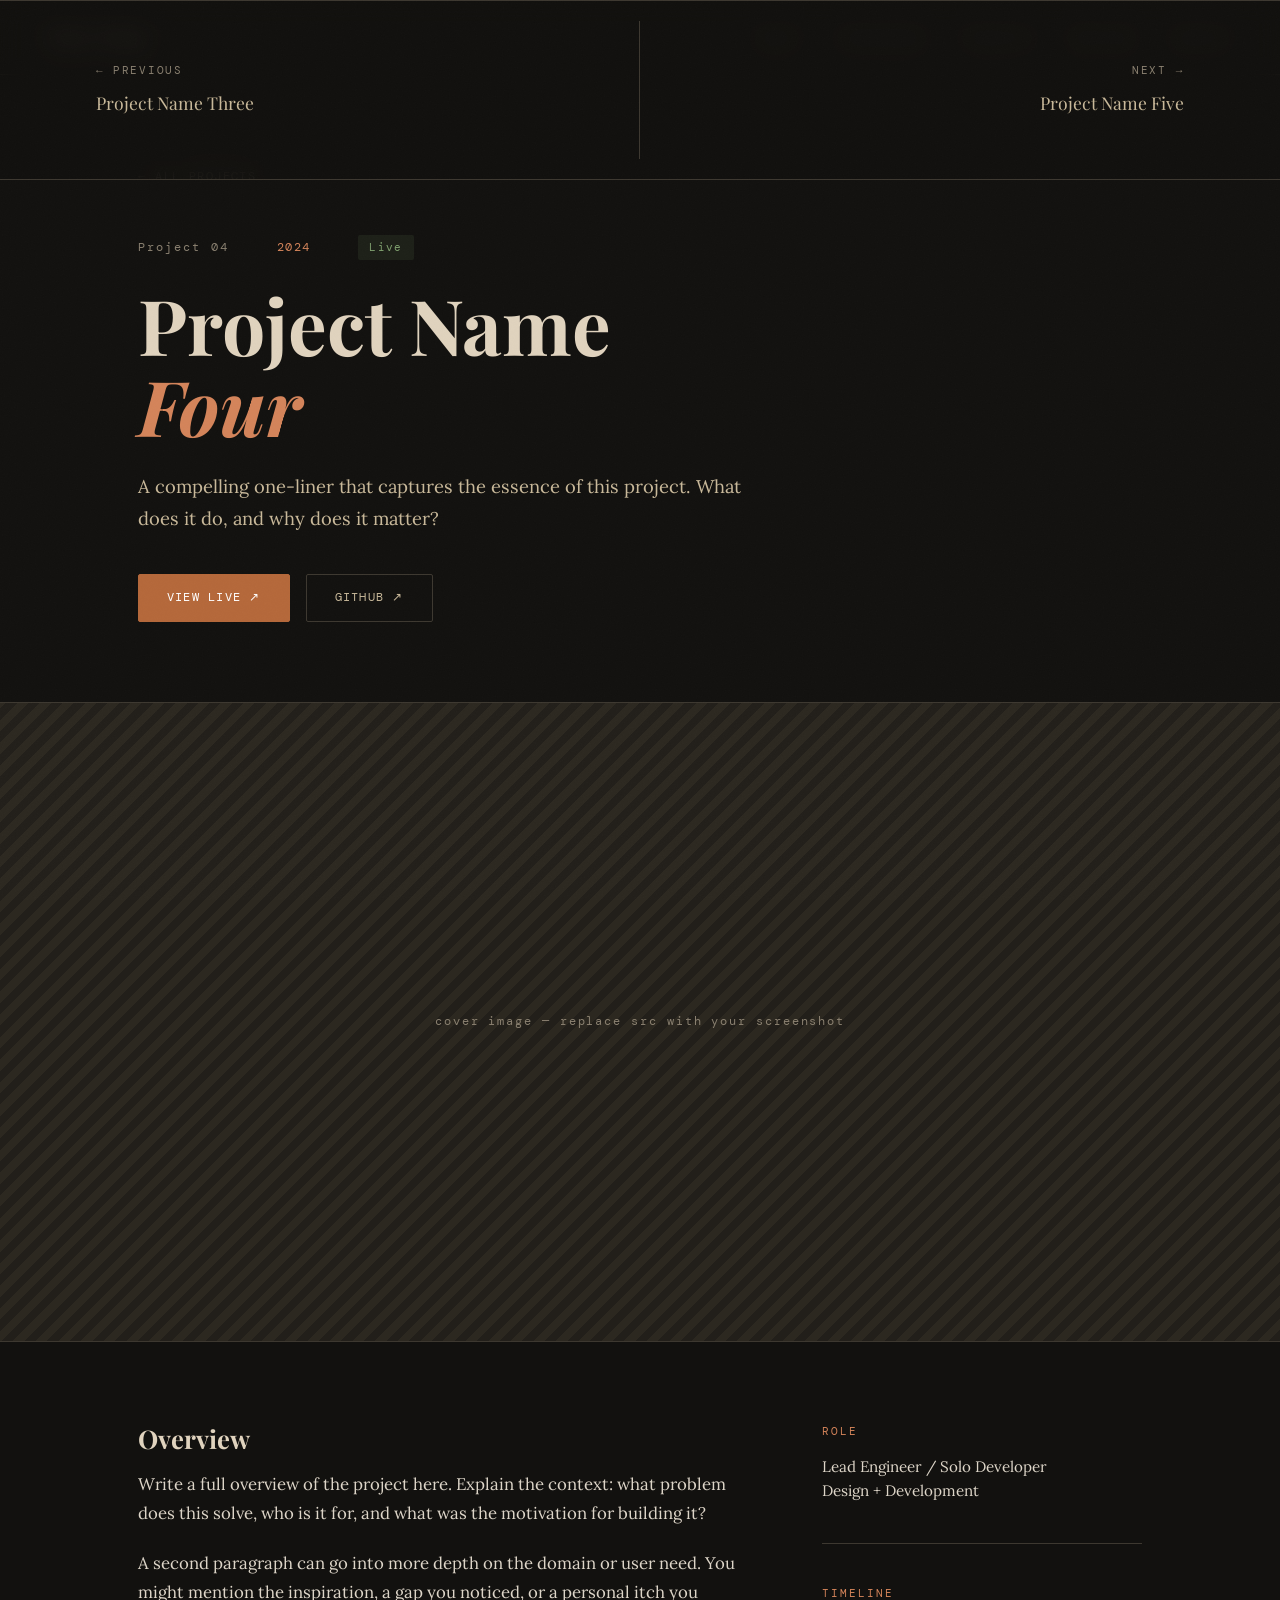
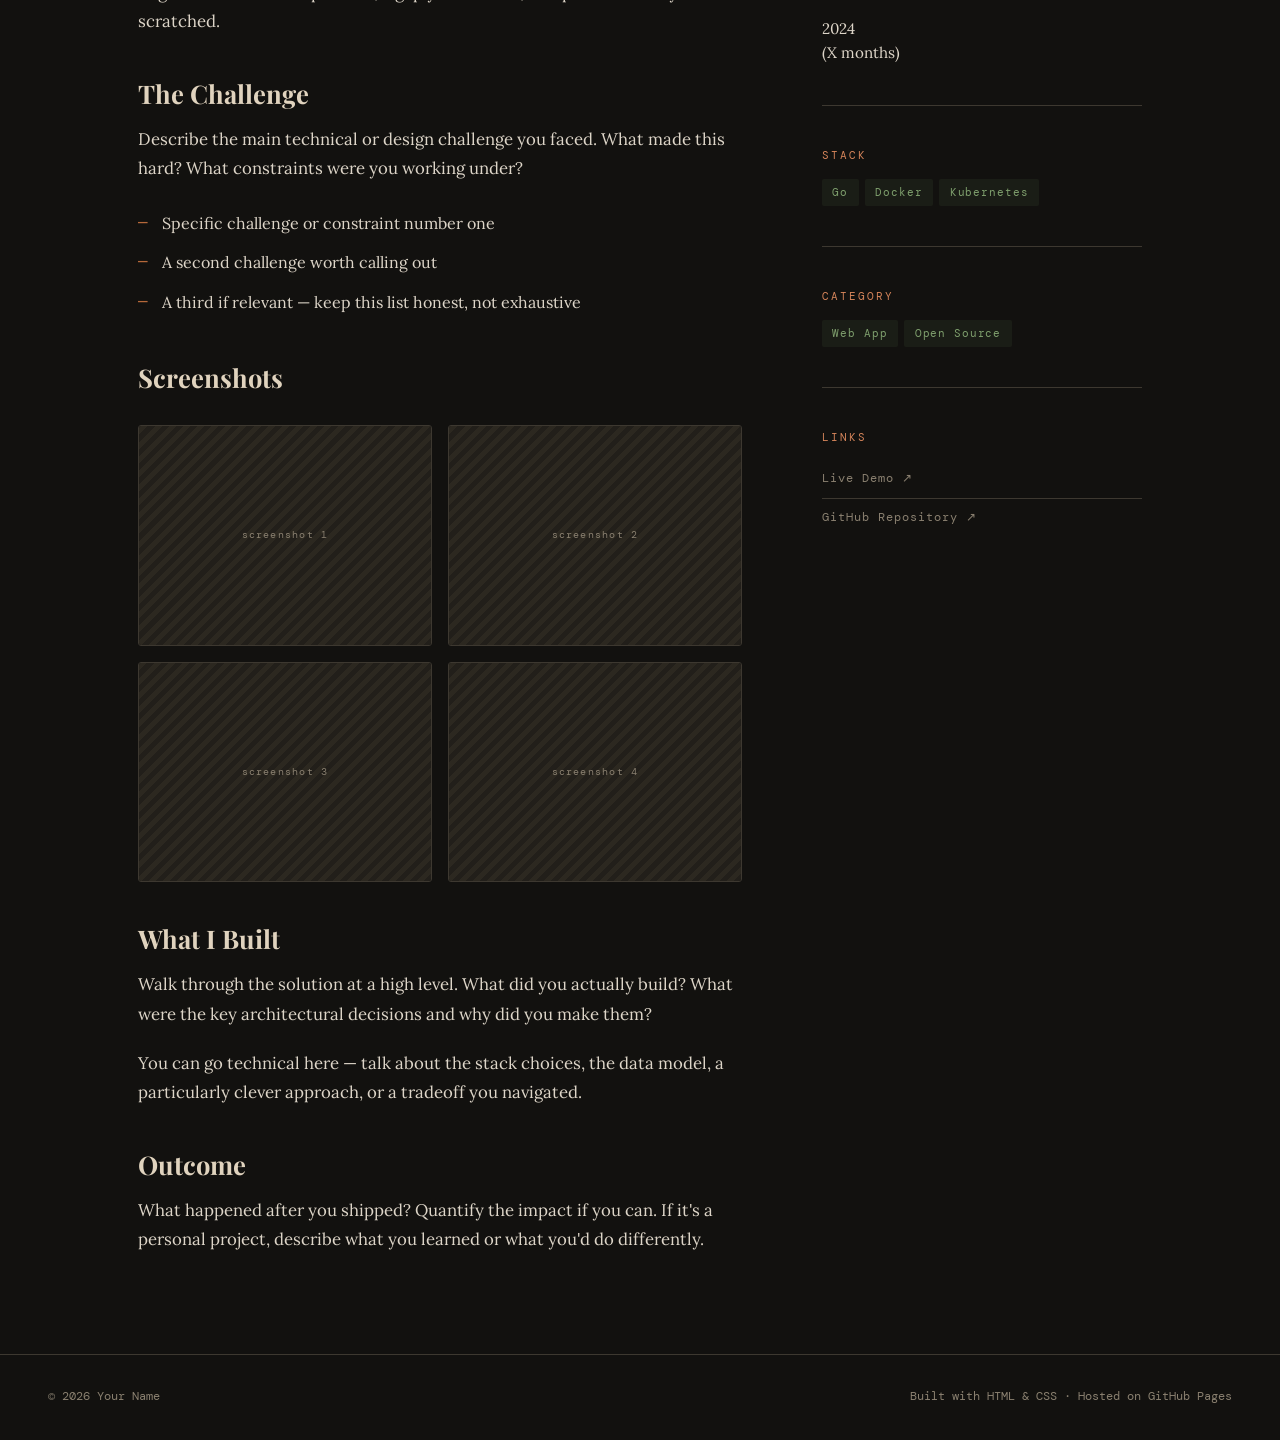
<file: projectSubpages/project-4.html>
<!DOCTYPE html>
<html lang="en">
<head>
  <meta charset="UTF-8" />
  <meta name="viewport" content="width=device-width, initial-scale=1.0" />
  <title>Project Name Four — Your Name</title>
  <link rel="preconnect" href="https://fonts.googleapis.com" />
  <link rel="preconnect" href="https://fonts.gstatic.com" crossorigin />
  <link href="https://fonts.googleapis.com/css2?family=Playfair+Display:wght@400;700&family=DM+Mono:wght@300;400&family=Lora:ital,wght@0,400;0,500;1,400&display=swap" rel="stylesheet" />
  <link rel="stylesheet" href="../style.css" />
  <style>
    .project-hero { padding: 10rem 3rem 5rem; max-width: 1100px; margin: 0 auto; }
    .back-link { font-family: var(--font-mono); font-size: 0.75rem; letter-spacing: 0.12em; text-transform: uppercase; color: var(--stone); text-decoration: none; display: inline-flex; align-items: center; gap: 0.4rem; margin-bottom: 3rem; transition: color 0.2s; }
    .back-link:hover { color: var(--clay-lt); }
    .project-meta-row { display: flex; gap: 3rem; flex-wrap: wrap; margin-bottom: 1.5rem; align-items: baseline; }
    .project-number { font-family: var(--font-mono); font-size: 0.72rem; letter-spacing: 0.18em; color: var(--stone); }
    .project-year { font-family: var(--font-mono); font-size: 0.72rem; letter-spacing: 0.12em; color: var(--clay-lt); }
    .project-status { font-family: var(--font-mono); font-size: 0.68rem; letter-spacing: 0.12em; padding: 0.2rem 0.7rem; border-radius: 2px; background: rgba(92,122,78,0.15); color: var(--moss-lt); }
    .project-hero-title { font-family: var(--font-display); font-size: clamp(2.5rem, 6vw, 5rem); font-weight: 700; color: var(--sand-lt); line-height: 1.05; margin-bottom: 1.5rem; }
    .project-hero-title em { font-style: italic; color: var(--clay-lt); }
    .project-tagline { font-size: 1.15rem; color: var(--sand); max-width: 620px; margin-bottom: 2.5rem; }
    .project-action-row { display: flex; gap: 1rem; flex-wrap: wrap; }
    .project-cover { width: 100%; aspect-ratio: 16 / 8; background: var(--bg3); border-top: 1px solid var(--border); border-bottom: 1px solid var(--border); overflow: hidden; }
    .project-cover img { width: 100%; height: 100%; object-fit: cover; display: block; }
    .project-cover-placeholder { width: 100%; height: 100%; display: flex; align-items: center; justify-content: center; font-family: var(--font-mono); font-size: 0.75rem; letter-spacing: 0.16em; color: var(--stone); background: repeating-linear-gradient(-45deg, var(--bg3), var(--bg3) 8px, var(--surface) 8px, var(--surface) 16px); }
    .project-content { max-width: 1100px; margin: 0 auto; padding: 5rem 3rem; display: grid; grid-template-columns: 1fr 320px; gap: 5rem; align-items: start; }
    .project-body h2 { font-family: var(--font-display); font-size: 1.6rem; color: var(--sand-lt); margin: 2.5rem 0 1rem; line-height: 1.25; }
    .project-body h2:first-child { margin-top: 0; }
    .project-body p { color: var(--text); margin-bottom: 1.25rem; font-size: 1.05rem; }
    .project-body ul { list-style: none; margin-bottom: 1.25rem; }
    .project-body ul li { font-size: 1rem; color: var(--text); padding: 0.35rem 0 0.35rem 1.5rem; position: relative; }
    .project-body ul li::before { content: '—'; position: absolute; left: 0; color: var(--clay); font-family: var(--font-mono); }
    .screenshot-grid { display: grid; grid-template-columns: 1fr 1fr; gap: 1rem; margin: 2rem 0; }
    .screenshot { aspect-ratio: 4 / 3; background: var(--surface); border: 1px solid var(--border); border-radius: 3px; overflow: hidden; }
    .screenshot img { width: 100%; height: 100%; object-fit: cover; display: block; }
    .screenshot-placeholder { width: 100%; height: 100%; display: flex; align-items: center; justify-content: center; font-family: var(--font-mono); font-size: 0.65rem; letter-spacing: 0.12em; color: var(--stone); background: repeating-linear-gradient(-45deg, var(--bg3), var(--bg3) 5px, var(--surface) 5px, var(--surface) 10px); }
    .project-sidebar { position: sticky; top: 6rem; }
    .sidebar-block { margin-bottom: 2.5rem; padding-bottom: 2.5rem; border-bottom: 1px solid var(--border); }
    .sidebar-block:last-child { border-bottom: none; margin-bottom: 0; padding-bottom: 0; }
    .sidebar-label { font-family: var(--font-mono); font-size: 0.68rem; letter-spacing: 0.18em; text-transform: uppercase; color: var(--clay-lt); margin-bottom: 0.85rem; }
    .sidebar-value { font-size: 0.95rem; color: var(--text); line-height: 1.6; }
    .sidebar-tags { display: flex; flex-wrap: wrap; gap: 0.4rem; }
    .sidebar-tag { font-family: var(--font-mono); font-size: 0.68rem; letter-spacing: 0.08em; color: var(--moss-lt); background: rgba(92,122,78,0.12); padding: 0.25rem 0.65rem; border-radius: 2px; }
    .sidebar-link { display: block; font-family: var(--font-mono); font-size: 0.78rem; letter-spacing: 0.08em; color: var(--stone); text-decoration: none; padding: 0.5rem 0; border-bottom: 1px solid var(--border); transition: color 0.2s; }
    .sidebar-link:last-child { border-bottom: none; }
    .sidebar-link:hover { color: var(--clay-lt); }
    .project-nav { border-top: 1px solid var(--border); display: grid; grid-template-columns: 1fr 1fr; }
    .project-nav-item { padding: 2.5rem 3rem; text-decoration: none; transition: background 0.2s; }
    .project-nav-item:first-child { border-right: 1px solid var(--border); }
    .project-nav-item:hover { background: var(--bg2); }
    .project-nav-dir { font-family: var(--font-mono); font-size: 0.68rem; letter-spacing: 0.16em; text-transform: uppercase; color: var(--stone); margin-bottom: 0.5rem; }
    .project-nav-title { font-family: var(--font-display); font-size: 1.1rem; color: var(--sand); }
    .project-nav-item:hover .project-nav-title { color: var(--clay-lt); }
    .project-nav-item.next { text-align: right; }
    @media (max-width: 900px) {
      .project-content { grid-template-columns: 1fr; gap: 3rem; padding: 3rem 1.5rem; }
      .project-sidebar { position: static; }
      .project-hero { padding: 8rem 1.5rem 3rem; }
      .project-nav-item { padding: 2rem 1.5rem; }
      .screenshot-grid { grid-template-columns: 1fr; }
    }
  </style>
</head>
<body>

  <nav>
    <a href="../index.html" class="nav-logo">Your Name</a>
    <ul class="nav-links">
      <li><a href="../index.html#about">About</a></li>
      <li><a href="../index.html#experience">Experience</a></li>
      <li><a href="../index.html#projects">Projects</a></li>
      <li><a href="../index.html#writing">Writing</a></li>
      <li><a href="../index.html#contact">Contact</a></li>
    </ul>
  </nav>

  <div class="project-hero reveal">
    <a href="../index.html#projects" class="back-link">← All Projects</a>
    <div class="project-meta-row">
      <span class="project-number">Project 04</span>
      <span class="project-year">2024</span>
      <span class="project-status">Live</span>
    </div>
    <h1 class="project-hero-title">Project Name<br><em>Four</em></h1>
    <p class="project-tagline">
      A compelling one-liner that captures the essence of this project.
      What does it do, and why does it matter?
    </p>
    <div class="project-action-row">
      <a href="#" class="btn btn-primary" target="_blank" rel="noopener">View Live ↗</a>
      <a href="#" class="btn btn-secondary" target="_blank" rel="noopener">GitHub ↗</a>
    </div>
  </div>

  <div class="project-cover reveal">
    <img src="" alt="Project Name Four — cover screenshot"
      onerror="this.parentElement.innerHTML='<div class=&quot;project-cover-placeholder&quot;>cover image — replace src with your screenshot</div>'" />
  </div>

  <div class="project-content">
    <article class="project-body reveal">
      <h2>Overview</h2>
      <p>Write a full overview of the project here. Explain the context: what problem does this solve, who is it for, and what was the motivation for building it?</p>
      <p>A second paragraph can go into more depth on the domain or user need. You might mention the inspiration, a gap you noticed, or a personal itch you scratched.</p>

      <h2>The Challenge</h2>
      <p>Describe the main technical or design challenge you faced. What made this hard? What constraints were you working under?</p>
      <ul>
        <li>Specific challenge or constraint number one</li>
        <li>A second challenge worth calling out</li>
        <li>A third if relevant — keep this list honest, not exhaustive</li>
      </ul>

      <h2>Screenshots</h2>
      <div class="screenshot-grid">
        <div class="screenshot"><img src="" alt="Screenshot 1" onerror="this.parentElement.innerHTML='<div class=&quot;screenshot-placeholder&quot;>screenshot 1</div>'" /></div>
        <div class="screenshot"><img src="" alt="Screenshot 2" onerror="this.parentElement.innerHTML='<div class=&quot;screenshot-placeholder&quot;>screenshot 2</div>'" /></div>
        <div class="screenshot"><img src="" alt="Screenshot 3" onerror="this.parentElement.innerHTML='<div class=&quot;screenshot-placeholder&quot;>screenshot 3</div>'" /></div>
        <div class="screenshot"><img src="" alt="Screenshot 4" onerror="this.parentElement.innerHTML='<div class=&quot;screenshot-placeholder&quot;>screenshot 4</div>'" /></div>
      </div>

      <h2>What I Built</h2>
      <p>Walk through the solution at a high level. What did you actually build? What were the key architectural decisions and why did you make them?</p>
      <p>You can go technical here — talk about the stack choices, the data model, a particularly clever approach, or a tradeoff you navigated.</p>

      <h2>Outcome</h2>
      <p>What happened after you shipped? Quantify the impact if you can. If it's a personal project, describe what you learned or what you'd do differently.</p>
    </article>

    <aside class="project-sidebar reveal">
      <div class="sidebar-block">
        <p class="sidebar-label">Role</p>
        <p class="sidebar-value">Lead Engineer / Solo Developer<br>Design + Development</p>
      </div>
      <div class="sidebar-block">
        <p class="sidebar-label">Timeline</p>
        <p class="sidebar-value">2024<br>(X months)</p>
      </div>
      <div class="sidebar-block">
        <p class="sidebar-label">Stack</p>
        <div class="sidebar-tags">
          <span class="sidebar-tag">Go</span>
          <span class="sidebar-tag">Docker</span>
          <span class="sidebar-tag">Kubernetes</span>
        </div>
      </div>
      <div class="sidebar-block">
        <p class="sidebar-label">Category</p>
        <div class="sidebar-tags">
          <span class="sidebar-tag">Web App</span>
          <span class="sidebar-tag">Open Source</span>
        </div>
      </div>
      <div class="sidebar-block">
        <p class="sidebar-label">Links</p>
        <a href="#" class="sidebar-link" target="_blank" rel="noopener">Live Demo ↗</a>
        <a href="#" class="sidebar-link" target="_blank" rel="noopener">GitHub Repository ↗</a>
      </div>
    </aside>
  </div>

  <nav class="project-nav" aria-label="Project navigation">
    <a href="project-3.html" class="project-nav-item prev">
      <p class="project-nav-dir">← Previous</p>
      <p class="project-nav-title">Project Name Three</p>
    </a>
    <a href="project-5.html" class="project-nav-item next">
      <p class="project-nav-dir">Next →</p>
      <p class="project-nav-title">Project Name Five</p>
    </a>
  </nav>

  <footer>
    <span>&copy; <span class="year"></span> Your Name</span>
    <span>Built with HTML &amp; CSS &middot; Hosted on GitHub Pages</span>
  </footer>

  <script>
    document.querySelectorAll('.year').forEach(el => el.textContent = new Date().getFullYear());
    const reveals = document.querySelectorAll('.reveal');
    const io = new IntersectionObserver((entries) => {
      entries.forEach((e, i) => {
        if (e.isIntersecting) {
          setTimeout(() => e.target.classList.add('visible'), i * 80);
          io.unobserve(e.target);
        }
      });
    }, { threshold: 0.1 });
    reveals.forEach(el => io.observe(el));
  </script>

</body>
</html>
</file>
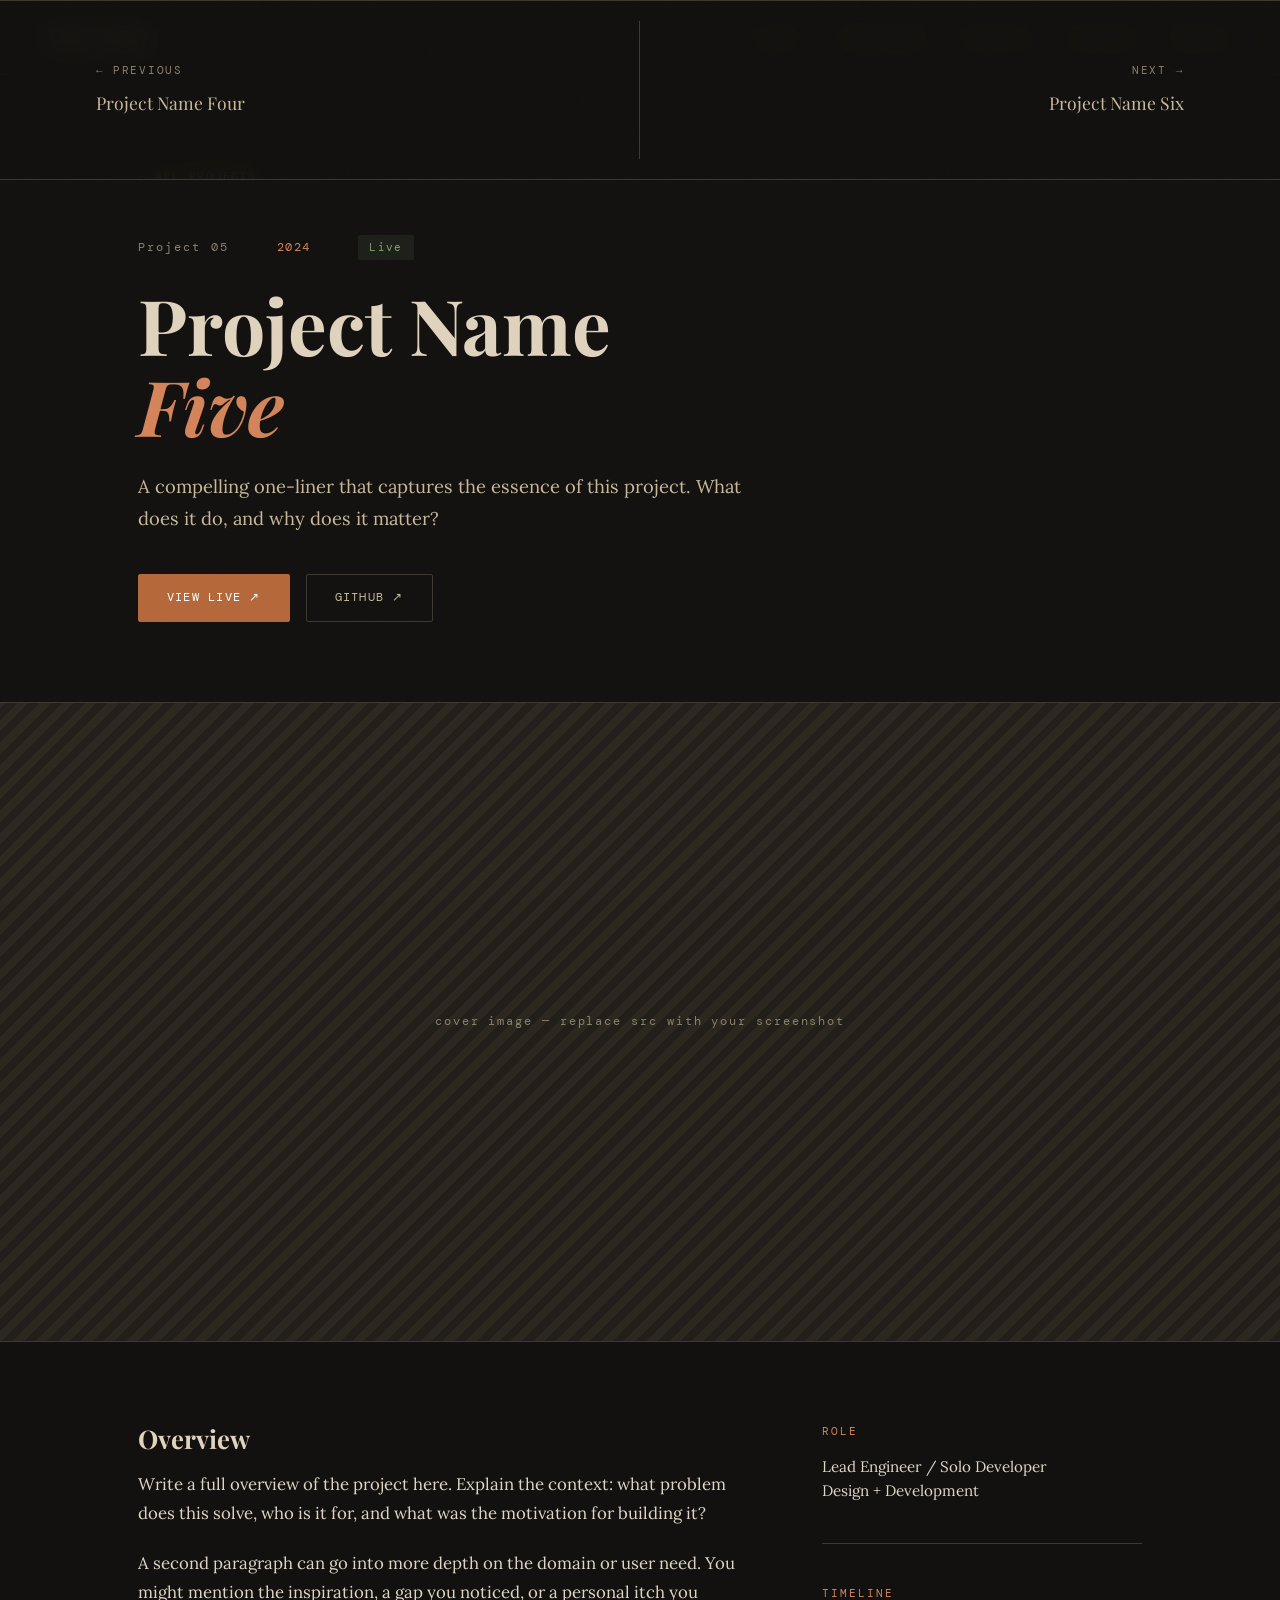
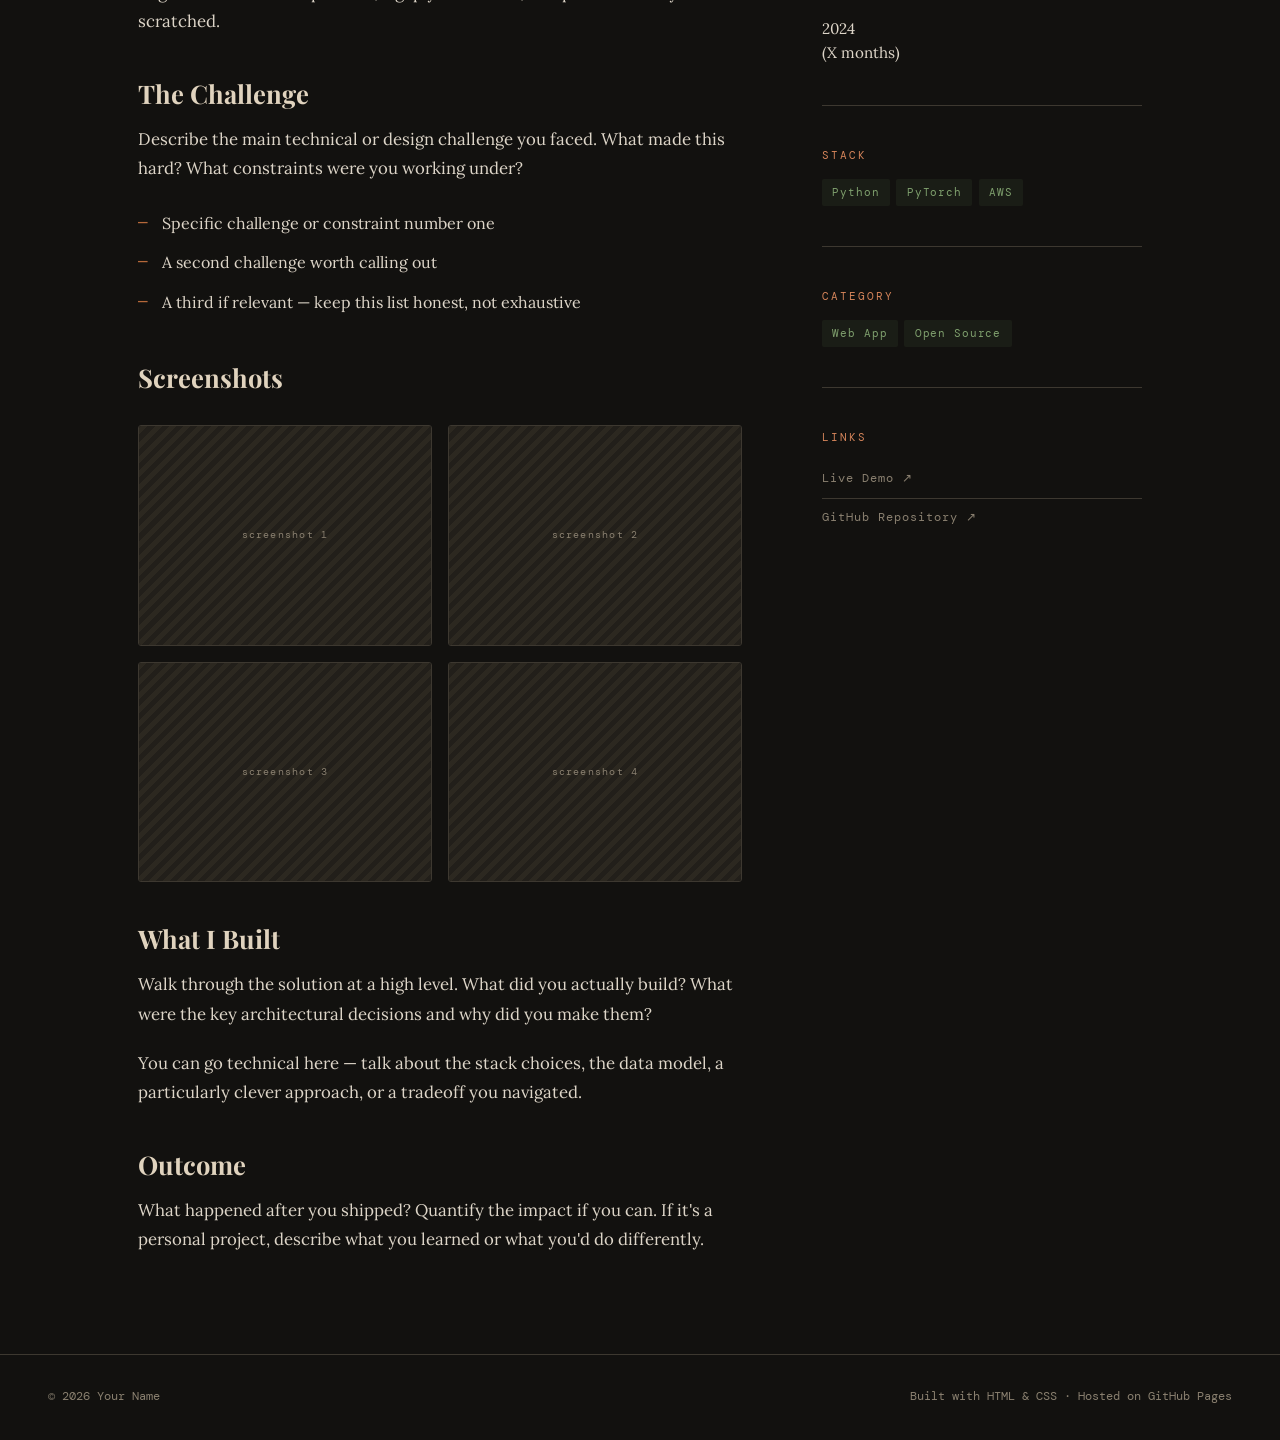
<file: projectSubpages/project-5.html>
<!DOCTYPE html>
<html lang="en">
<head>
  <meta charset="UTF-8" />
  <meta name="viewport" content="width=device-width, initial-scale=1.0" />
  <title>Project Name Five — Your Name</title>
  <link rel="preconnect" href="https://fonts.googleapis.com" />
  <link rel="preconnect" href="https://fonts.gstatic.com" crossorigin />
  <link href="https://fonts.googleapis.com/css2?family=Playfair+Display:wght@400;700&family=DM+Mono:wght@300;400&family=Lora:ital,wght@0,400;0,500;1,400&display=swap" rel="stylesheet" />
  <link rel="stylesheet" href="../style.css" />
  <style>
    .project-hero { padding: 10rem 3rem 5rem; max-width: 1100px; margin: 0 auto; }
    .back-link { font-family: var(--font-mono); font-size: 0.75rem; letter-spacing: 0.12em; text-transform: uppercase; color: var(--stone); text-decoration: none; display: inline-flex; align-items: center; gap: 0.4rem; margin-bottom: 3rem; transition: color 0.2s; }
    .back-link:hover { color: var(--clay-lt); }
    .project-meta-row { display: flex; gap: 3rem; flex-wrap: wrap; margin-bottom: 1.5rem; align-items: baseline; }
    .project-number { font-family: var(--font-mono); font-size: 0.72rem; letter-spacing: 0.18em; color: var(--stone); }
    .project-year { font-family: var(--font-mono); font-size: 0.72rem; letter-spacing: 0.12em; color: var(--clay-lt); }
    .project-status { font-family: var(--font-mono); font-size: 0.68rem; letter-spacing: 0.12em; padding: 0.2rem 0.7rem; border-radius: 2px; background: rgba(92,122,78,0.15); color: var(--moss-lt); }
    .project-hero-title { font-family: var(--font-display); font-size: clamp(2.5rem, 6vw, 5rem); font-weight: 700; color: var(--sand-lt); line-height: 1.05; margin-bottom: 1.5rem; }
    .project-hero-title em { font-style: italic; color: var(--clay-lt); }
    .project-tagline { font-size: 1.15rem; color: var(--sand); max-width: 620px; margin-bottom: 2.5rem; }
    .project-action-row { display: flex; gap: 1rem; flex-wrap: wrap; }
    .project-cover { width: 100%; aspect-ratio: 16 / 8; background: var(--bg3); border-top: 1px solid var(--border); border-bottom: 1px solid var(--border); overflow: hidden; }
    .project-cover img { width: 100%; height: 100%; object-fit: cover; display: block; }
    .project-cover-placeholder { width: 100%; height: 100%; display: flex; align-items: center; justify-content: center; font-family: var(--font-mono); font-size: 0.75rem; letter-spacing: 0.16em; color: var(--stone); background: repeating-linear-gradient(-45deg, var(--bg3), var(--bg3) 8px, var(--surface) 8px, var(--surface) 16px); }
    .project-content { max-width: 1100px; margin: 0 auto; padding: 5rem 3rem; display: grid; grid-template-columns: 1fr 320px; gap: 5rem; align-items: start; }
    .project-body h2 { font-family: var(--font-display); font-size: 1.6rem; color: var(--sand-lt); margin: 2.5rem 0 1rem; line-height: 1.25; }
    .project-body h2:first-child { margin-top: 0; }
    .project-body p { color: var(--text); margin-bottom: 1.25rem; font-size: 1.05rem; }
    .project-body ul { list-style: none; margin-bottom: 1.25rem; }
    .project-body ul li { font-size: 1rem; color: var(--text); padding: 0.35rem 0 0.35rem 1.5rem; position: relative; }
    .project-body ul li::before { content: '—'; position: absolute; left: 0; color: var(--clay); font-family: var(--font-mono); }
    .screenshot-grid { display: grid; grid-template-columns: 1fr 1fr; gap: 1rem; margin: 2rem 0; }
    .screenshot { aspect-ratio: 4 / 3; background: var(--surface); border: 1px solid var(--border); border-radius: 3px; overflow: hidden; }
    .screenshot img { width: 100%; height: 100%; object-fit: cover; display: block; }
    .screenshot-placeholder { width: 100%; height: 100%; display: flex; align-items: center; justify-content: center; font-family: var(--font-mono); font-size: 0.65rem; letter-spacing: 0.12em; color: var(--stone); background: repeating-linear-gradient(-45deg, var(--bg3), var(--bg3) 5px, var(--surface) 5px, var(--surface) 10px); }
    .project-sidebar { position: sticky; top: 6rem; }
    .sidebar-block { margin-bottom: 2.5rem; padding-bottom: 2.5rem; border-bottom: 1px solid var(--border); }
    .sidebar-block:last-child { border-bottom: none; margin-bottom: 0; padding-bottom: 0; }
    .sidebar-label { font-family: var(--font-mono); font-size: 0.68rem; letter-spacing: 0.18em; text-transform: uppercase; color: var(--clay-lt); margin-bottom: 0.85rem; }
    .sidebar-value { font-size: 0.95rem; color: var(--text); line-height: 1.6; }
    .sidebar-tags { display: flex; flex-wrap: wrap; gap: 0.4rem; }
    .sidebar-tag { font-family: var(--font-mono); font-size: 0.68rem; letter-spacing: 0.08em; color: var(--moss-lt); background: rgba(92,122,78,0.12); padding: 0.25rem 0.65rem; border-radius: 2px; }
    .sidebar-link { display: block; font-family: var(--font-mono); font-size: 0.78rem; letter-spacing: 0.08em; color: var(--stone); text-decoration: none; padding: 0.5rem 0; border-bottom: 1px solid var(--border); transition: color 0.2s; }
    .sidebar-link:last-child { border-bottom: none; }
    .sidebar-link:hover { color: var(--clay-lt); }
    .project-nav { border-top: 1px solid var(--border); display: grid; grid-template-columns: 1fr 1fr; }
    .project-nav-item { padding: 2.5rem 3rem; text-decoration: none; transition: background 0.2s; }
    .project-nav-item:first-child { border-right: 1px solid var(--border); }
    .project-nav-item:hover { background: var(--bg2); }
    .project-nav-dir { font-family: var(--font-mono); font-size: 0.68rem; letter-spacing: 0.16em; text-transform: uppercase; color: var(--stone); margin-bottom: 0.5rem; }
    .project-nav-title { font-family: var(--font-display); font-size: 1.1rem; color: var(--sand); }
    .project-nav-item:hover .project-nav-title { color: var(--clay-lt); }
    .project-nav-item.next { text-align: right; }
    @media (max-width: 900px) {
      .project-content { grid-template-columns: 1fr; gap: 3rem; padding: 3rem 1.5rem; }
      .project-sidebar { position: static; }
      .project-hero { padding: 8rem 1.5rem 3rem; }
      .project-nav-item { padding: 2rem 1.5rem; }
      .screenshot-grid { grid-template-columns: 1fr; }
    }
  </style>
</head>
<body>

  <nav>
    <a href="../index.html" class="nav-logo">Your Name</a>
    <ul class="nav-links">
      <li><a href="../index.html#about">About</a></li>
      <li><a href="../index.html#experience">Experience</a></li>
      <li><a href="../index.html#projects">Projects</a></li>
      <li><a href="../index.html#writing">Writing</a></li>
      <li><a href="../index.html#contact">Contact</a></li>
    </ul>
  </nav>

  <div class="project-hero reveal">
    <a href="../index.html#projects" class="back-link">← All Projects</a>
    <div class="project-meta-row">
      <span class="project-number">Project 05</span>
      <span class="project-year">2024</span>
      <span class="project-status">Live</span>
    </div>
    <h1 class="project-hero-title">Project Name<br><em>Five</em></h1>
    <p class="project-tagline">
      A compelling one-liner that captures the essence of this project.
      What does it do, and why does it matter?
    </p>
    <div class="project-action-row">
      <a href="#" class="btn btn-primary" target="_blank" rel="noopener">View Live ↗</a>
      <a href="#" class="btn btn-secondary" target="_blank" rel="noopener">GitHub ↗</a>
    </div>
  </div>

  <div class="project-cover reveal">
    <img src="" alt="Project Name Five — cover screenshot"
      onerror="this.parentElement.innerHTML='<div class=&quot;project-cover-placeholder&quot;>cover image — replace src with your screenshot</div>'" />
  </div>

  <div class="project-content">
    <article class="project-body reveal">
      <h2>Overview</h2>
      <p>Write a full overview of the project here. Explain the context: what problem does this solve, who is it for, and what was the motivation for building it?</p>
      <p>A second paragraph can go into more depth on the domain or user need. You might mention the inspiration, a gap you noticed, or a personal itch you scratched.</p>

      <h2>The Challenge</h2>
      <p>Describe the main technical or design challenge you faced. What made this hard? What constraints were you working under?</p>
      <ul>
        <li>Specific challenge or constraint number one</li>
        <li>A second challenge worth calling out</li>
        <li>A third if relevant — keep this list honest, not exhaustive</li>
      </ul>

      <h2>Screenshots</h2>
      <div class="screenshot-grid">
        <div class="screenshot"><img src="" alt="Screenshot 1" onerror="this.parentElement.innerHTML='<div class=&quot;screenshot-placeholder&quot;>screenshot 1</div>'" /></div>
        <div class="screenshot"><img src="" alt="Screenshot 2" onerror="this.parentElement.innerHTML='<div class=&quot;screenshot-placeholder&quot;>screenshot 2</div>'" /></div>
        <div class="screenshot"><img src="" alt="Screenshot 3" onerror="this.parentElement.innerHTML='<div class=&quot;screenshot-placeholder&quot;>screenshot 3</div>'" /></div>
        <div class="screenshot"><img src="" alt="Screenshot 4" onerror="this.parentElement.innerHTML='<div class=&quot;screenshot-placeholder&quot;>screenshot 4</div>'" /></div>
      </div>

      <h2>What I Built</h2>
      <p>Walk through the solution at a high level. What did you actually build? What were the key architectural decisions and why did you make them?</p>
      <p>You can go technical here — talk about the stack choices, the data model, a particularly clever approach, or a tradeoff you navigated.</p>

      <h2>Outcome</h2>
      <p>What happened after you shipped? Quantify the impact if you can. If it's a personal project, describe what you learned or what you'd do differently.</p>
    </article>

    <aside class="project-sidebar reveal">
      <div class="sidebar-block">
        <p class="sidebar-label">Role</p>
        <p class="sidebar-value">Lead Engineer / Solo Developer<br>Design + Development</p>
      </div>
      <div class="sidebar-block">
        <p class="sidebar-label">Timeline</p>
        <p class="sidebar-value">2024<br>(X months)</p>
      </div>
      <div class="sidebar-block">
        <p class="sidebar-label">Stack</p>
        <div class="sidebar-tags">
          <span class="sidebar-tag">Python</span>
          <span class="sidebar-tag">PyTorch</span>
          <span class="sidebar-tag">AWS</span>
        </div>
      </div>
      <div class="sidebar-block">
        <p class="sidebar-label">Category</p>
        <div class="sidebar-tags">
          <span class="sidebar-tag">Web App</span>
          <span class="sidebar-tag">Open Source</span>
        </div>
      </div>
      <div class="sidebar-block">
        <p class="sidebar-label">Links</p>
        <a href="#" class="sidebar-link" target="_blank" rel="noopener">Live Demo ↗</a>
        <a href="#" class="sidebar-link" target="_blank" rel="noopener">GitHub Repository ↗</a>
      </div>
    </aside>
  </div>

  <nav class="project-nav" aria-label="Project navigation">
    <a href="project-4.html" class="project-nav-item prev">
      <p class="project-nav-dir">← Previous</p>
      <p class="project-nav-title">Project Name Four</p>
    </a>
    <a href="project-6.html" class="project-nav-item next">
      <p class="project-nav-dir">Next →</p>
      <p class="project-nav-title">Project Name Six</p>
    </a>
  </nav>

  <footer>
    <span>&copy; <span class="year"></span> Your Name</span>
    <span>Built with HTML &amp; CSS &middot; Hosted on GitHub Pages</span>
  </footer>

  <script>
    document.querySelectorAll('.year').forEach(el => el.textContent = new Date().getFullYear());
    const reveals = document.querySelectorAll('.reveal');
    const io = new IntersectionObserver((entries) => {
      entries.forEach((e, i) => {
        if (e.isIntersecting) {
          setTimeout(() => e.target.classList.add('visible'), i * 80);
          io.unobserve(e.target);
        }
      });
    }, { threshold: 0.1 });
    reveals.forEach(el => io.observe(el));
  </script>

</body>
</html>
</file>
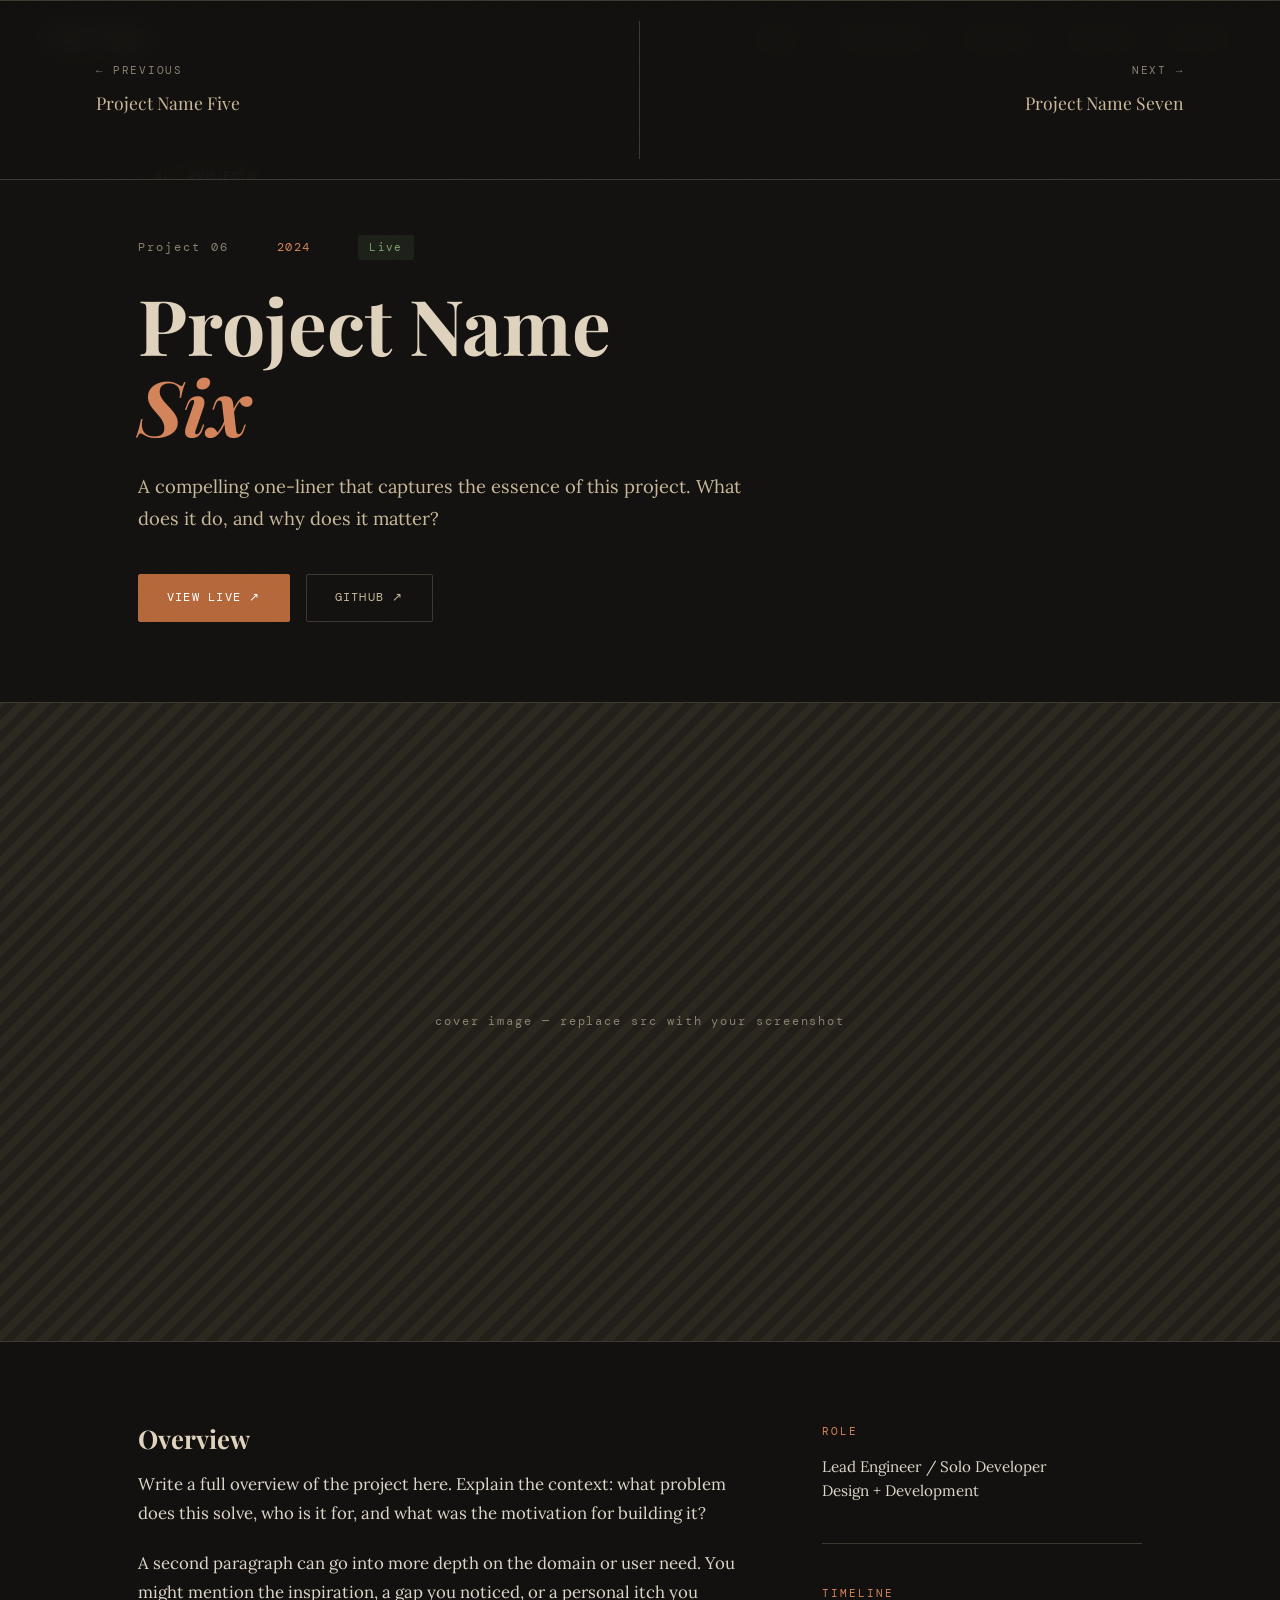
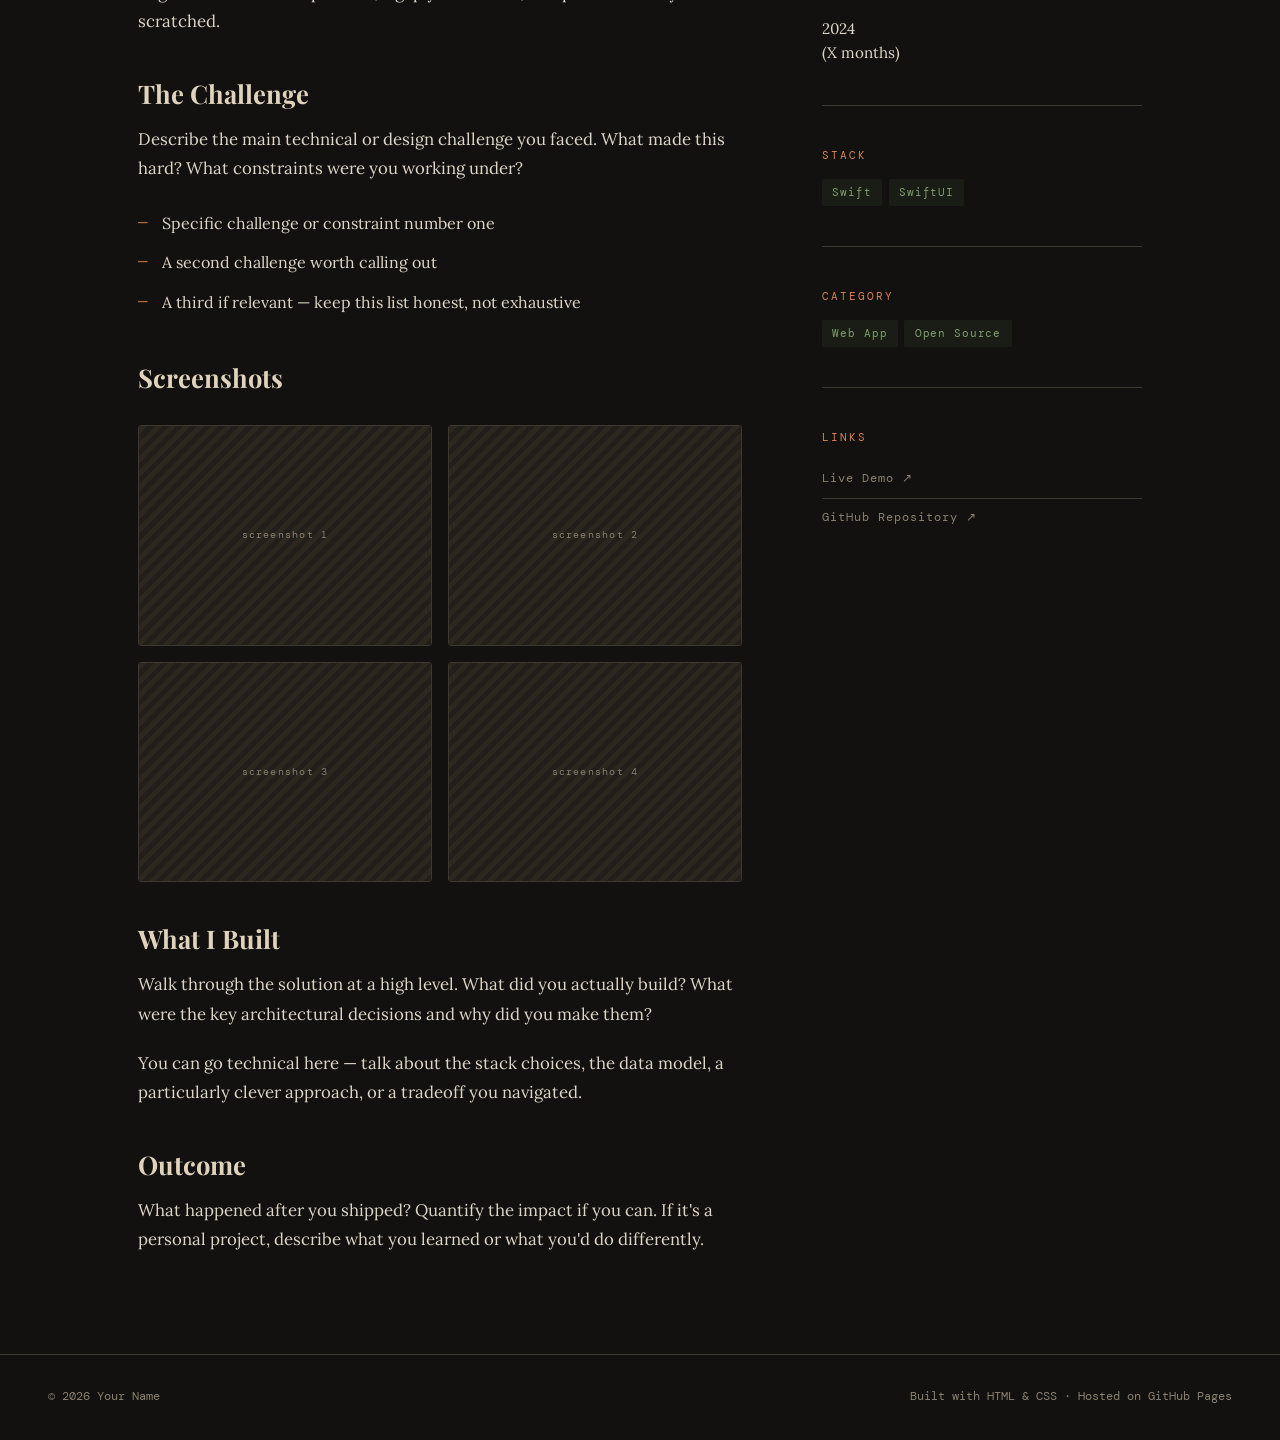
<file: projectSubpages/project-6.html>
<!DOCTYPE html>
<html lang="en">
<head>
  <meta charset="UTF-8" />
  <meta name="viewport" content="width=device-width, initial-scale=1.0" />
  <title>Project Name Six — Your Name</title>
  <link rel="preconnect" href="https://fonts.googleapis.com" />
  <link rel="preconnect" href="https://fonts.gstatic.com" crossorigin />
  <link href="https://fonts.googleapis.com/css2?family=Playfair+Display:wght@400;700&family=DM+Mono:wght@300;400&family=Lora:ital,wght@0,400;0,500;1,400&display=swap" rel="stylesheet" />
  <link rel="stylesheet" href="../style.css" />
  <style>
    .project-hero { padding: 10rem 3rem 5rem; max-width: 1100px; margin: 0 auto; }
    .back-link { font-family: var(--font-mono); font-size: 0.75rem; letter-spacing: 0.12em; text-transform: uppercase; color: var(--stone); text-decoration: none; display: inline-flex; align-items: center; gap: 0.4rem; margin-bottom: 3rem; transition: color 0.2s; }
    .back-link:hover { color: var(--clay-lt); }
    .project-meta-row { display: flex; gap: 3rem; flex-wrap: wrap; margin-bottom: 1.5rem; align-items: baseline; }
    .project-number { font-family: var(--font-mono); font-size: 0.72rem; letter-spacing: 0.18em; color: var(--stone); }
    .project-year { font-family: var(--font-mono); font-size: 0.72rem; letter-spacing: 0.12em; color: var(--clay-lt); }
    .project-status { font-family: var(--font-mono); font-size: 0.68rem; letter-spacing: 0.12em; padding: 0.2rem 0.7rem; border-radius: 2px; background: rgba(92,122,78,0.15); color: var(--moss-lt); }
    .project-hero-title { font-family: var(--font-display); font-size: clamp(2.5rem, 6vw, 5rem); font-weight: 700; color: var(--sand-lt); line-height: 1.05; margin-bottom: 1.5rem; }
    .project-hero-title em { font-style: italic; color: var(--clay-lt); }
    .project-tagline { font-size: 1.15rem; color: var(--sand); max-width: 620px; margin-bottom: 2.5rem; }
    .project-action-row { display: flex; gap: 1rem; flex-wrap: wrap; }
    .project-cover { width: 100%; aspect-ratio: 16 / 8; background: var(--bg3); border-top: 1px solid var(--border); border-bottom: 1px solid var(--border); overflow: hidden; }
    .project-cover img { width: 100%; height: 100%; object-fit: cover; display: block; }
    .project-cover-placeholder { width: 100%; height: 100%; display: flex; align-items: center; justify-content: center; font-family: var(--font-mono); font-size: 0.75rem; letter-spacing: 0.16em; color: var(--stone); background: repeating-linear-gradient(-45deg, var(--bg3), var(--bg3) 8px, var(--surface) 8px, var(--surface) 16px); }
    .project-content { max-width: 1100px; margin: 0 auto; padding: 5rem 3rem; display: grid; grid-template-columns: 1fr 320px; gap: 5rem; align-items: start; }
    .project-body h2 { font-family: var(--font-display); font-size: 1.6rem; color: var(--sand-lt); margin: 2.5rem 0 1rem; line-height: 1.25; }
    .project-body h2:first-child { margin-top: 0; }
    .project-body p { color: var(--text); margin-bottom: 1.25rem; font-size: 1.05rem; }
    .project-body ul { list-style: none; margin-bottom: 1.25rem; }
    .project-body ul li { font-size: 1rem; color: var(--text); padding: 0.35rem 0 0.35rem 1.5rem; position: relative; }
    .project-body ul li::before { content: '—'; position: absolute; left: 0; color: var(--clay); font-family: var(--font-mono); }
    .screenshot-grid { display: grid; grid-template-columns: 1fr 1fr; gap: 1rem; margin: 2rem 0; }
    .screenshot { aspect-ratio: 4 / 3; background: var(--surface); border: 1px solid var(--border); border-radius: 3px; overflow: hidden; }
    .screenshot img { width: 100%; height: 100%; object-fit: cover; display: block; }
    .screenshot-placeholder { width: 100%; height: 100%; display: flex; align-items: center; justify-content: center; font-family: var(--font-mono); font-size: 0.65rem; letter-spacing: 0.12em; color: var(--stone); background: repeating-linear-gradient(-45deg, var(--bg3), var(--bg3) 5px, var(--surface) 5px, var(--surface) 10px); }
    .project-sidebar { position: sticky; top: 6rem; }
    .sidebar-block { margin-bottom: 2.5rem; padding-bottom: 2.5rem; border-bottom: 1px solid var(--border); }
    .sidebar-block:last-child { border-bottom: none; margin-bottom: 0; padding-bottom: 0; }
    .sidebar-label { font-family: var(--font-mono); font-size: 0.68rem; letter-spacing: 0.18em; text-transform: uppercase; color: var(--clay-lt); margin-bottom: 0.85rem; }
    .sidebar-value { font-size: 0.95rem; color: var(--text); line-height: 1.6; }
    .sidebar-tags { display: flex; flex-wrap: wrap; gap: 0.4rem; }
    .sidebar-tag { font-family: var(--font-mono); font-size: 0.68rem; letter-spacing: 0.08em; color: var(--moss-lt); background: rgba(92,122,78,0.12); padding: 0.25rem 0.65rem; border-radius: 2px; }
    .sidebar-link { display: block; font-family: var(--font-mono); font-size: 0.78rem; letter-spacing: 0.08em; color: var(--stone); text-decoration: none; padding: 0.5rem 0; border-bottom: 1px solid var(--border); transition: color 0.2s; }
    .sidebar-link:last-child { border-bottom: none; }
    .sidebar-link:hover { color: var(--clay-lt); }
    .project-nav { border-top: 1px solid var(--border); display: grid; grid-template-columns: 1fr 1fr; }
    .project-nav-item { padding: 2.5rem 3rem; text-decoration: none; transition: background 0.2s; }
    .project-nav-item:first-child { border-right: 1px solid var(--border); }
    .project-nav-item:hover { background: var(--bg2); }
    .project-nav-dir { font-family: var(--font-mono); font-size: 0.68rem; letter-spacing: 0.16em; text-transform: uppercase; color: var(--stone); margin-bottom: 0.5rem; }
    .project-nav-title { font-family: var(--font-display); font-size: 1.1rem; color: var(--sand); }
    .project-nav-item:hover .project-nav-title { color: var(--clay-lt); }
    .project-nav-item.next { text-align: right; }
    @media (max-width: 900px) {
      .project-content { grid-template-columns: 1fr; gap: 3rem; padding: 3rem 1.5rem; }
      .project-sidebar { position: static; }
      .project-hero { padding: 8rem 1.5rem 3rem; }
      .project-nav-item { padding: 2rem 1.5rem; }
      .screenshot-grid { grid-template-columns: 1fr; }
    }
  </style>
</head>
<body>

  <nav>
    <a href="../index.html" class="nav-logo">Your Name</a>
    <ul class="nav-links">
      <li><a href="../index.html#about">About</a></li>
      <li><a href="../index.html#experience">Experience</a></li>
      <li><a href="../index.html#projects">Projects</a></li>
      <li><a href="../index.html#writing">Writing</a></li>
      <li><a href="../index.html#contact">Contact</a></li>
    </ul>
  </nav>

  <div class="project-hero reveal">
    <a href="../index.html#projects" class="back-link">← All Projects</a>
    <div class="project-meta-row">
      <span class="project-number">Project 06</span>
      <span class="project-year">2024</span>
      <span class="project-status">Live</span>
    </div>
    <h1 class="project-hero-title">Project Name<br><em>Six</em></h1>
    <p class="project-tagline">
      A compelling one-liner that captures the essence of this project.
      What does it do, and why does it matter?
    </p>
    <div class="project-action-row">
      <a href="#" class="btn btn-primary" target="_blank" rel="noopener">View Live ↗</a>
      <a href="#" class="btn btn-secondary" target="_blank" rel="noopener">GitHub ↗</a>
    </div>
  </div>

  <div class="project-cover reveal">
    <img src="" alt="Project Name Six — cover screenshot"
      onerror="this.parentElement.innerHTML='<div class=&quot;project-cover-placeholder&quot;>cover image — replace src with your screenshot</div>'" />
  </div>

  <div class="project-content">
    <article class="project-body reveal">
      <h2>Overview</h2>
      <p>Write a full overview of the project here. Explain the context: what problem does this solve, who is it for, and what was the motivation for building it?</p>
      <p>A second paragraph can go into more depth on the domain or user need. You might mention the inspiration, a gap you noticed, or a personal itch you scratched.</p>

      <h2>The Challenge</h2>
      <p>Describe the main technical or design challenge you faced. What made this hard? What constraints were you working under?</p>
      <ul>
        <li>Specific challenge or constraint number one</li>
        <li>A second challenge worth calling out</li>
        <li>A third if relevant — keep this list honest, not exhaustive</li>
      </ul>

      <h2>Screenshots</h2>
      <div class="screenshot-grid">
        <div class="screenshot"><img src="" alt="Screenshot 1" onerror="this.parentElement.innerHTML='<div class=&quot;screenshot-placeholder&quot;>screenshot 1</div>'" /></div>
        <div class="screenshot"><img src="" alt="Screenshot 2" onerror="this.parentElement.innerHTML='<div class=&quot;screenshot-placeholder&quot;>screenshot 2</div>'" /></div>
        <div class="screenshot"><img src="" alt="Screenshot 3" onerror="this.parentElement.innerHTML='<div class=&quot;screenshot-placeholder&quot;>screenshot 3</div>'" /></div>
        <div class="screenshot"><img src="" alt="Screenshot 4" onerror="this.parentElement.innerHTML='<div class=&quot;screenshot-placeholder&quot;>screenshot 4</div>'" /></div>
      </div>

      <h2>What I Built</h2>
      <p>Walk through the solution at a high level. What did you actually build? What were the key architectural decisions and why did you make them?</p>
      <p>You can go technical here — talk about the stack choices, the data model, a particularly clever approach, or a tradeoff you navigated.</p>

      <h2>Outcome</h2>
      <p>What happened after you shipped? Quantify the impact if you can. If it's a personal project, describe what you learned or what you'd do differently.</p>
    </article>

    <aside class="project-sidebar reveal">
      <div class="sidebar-block">
        <p class="sidebar-label">Role</p>
        <p class="sidebar-value">Lead Engineer / Solo Developer<br>Design + Development</p>
      </div>
      <div class="sidebar-block">
        <p class="sidebar-label">Timeline</p>
        <p class="sidebar-value">2024<br>(X months)</p>
      </div>
      <div class="sidebar-block">
        <p class="sidebar-label">Stack</p>
        <div class="sidebar-tags">
          <span class="sidebar-tag">Swift</span>
          <span class="sidebar-tag">SwiftUI</span>
        </div>
      </div>
      <div class="sidebar-block">
        <p class="sidebar-label">Category</p>
        <div class="sidebar-tags">
          <span class="sidebar-tag">Web App</span>
          <span class="sidebar-tag">Open Source</span>
        </div>
      </div>
      <div class="sidebar-block">
        <p class="sidebar-label">Links</p>
        <a href="#" class="sidebar-link" target="_blank" rel="noopener">Live Demo ↗</a>
        <a href="#" class="sidebar-link" target="_blank" rel="noopener">GitHub Repository ↗</a>
      </div>
    </aside>
  </div>

  <nav class="project-nav" aria-label="Project navigation">
    <a href="project-5.html" class="project-nav-item prev">
      <p class="project-nav-dir">← Previous</p>
      <p class="project-nav-title">Project Name Five</p>
    </a>
    <a href="project-7.html" class="project-nav-item next">
      <p class="project-nav-dir">Next →</p>
      <p class="project-nav-title">Project Name Seven</p>
    </a>
  </nav>

  <footer>
    <span>&copy; <span class="year"></span> Your Name</span>
    <span>Built with HTML &amp; CSS &middot; Hosted on GitHub Pages</span>
  </footer>

  <script>
    document.querySelectorAll('.year').forEach(el => el.textContent = new Date().getFullYear());
    const reveals = document.querySelectorAll('.reveal');
    const io = new IntersectionObserver((entries) => {
      entries.forEach((e, i) => {
        if (e.isIntersecting) {
          setTimeout(() => e.target.classList.add('visible'), i * 80);
          io.unobserve(e.target);
        }
      });
    }, { threshold: 0.1 });
    reveals.forEach(el => io.observe(el));
  </script>

</body>
</html>
</file>
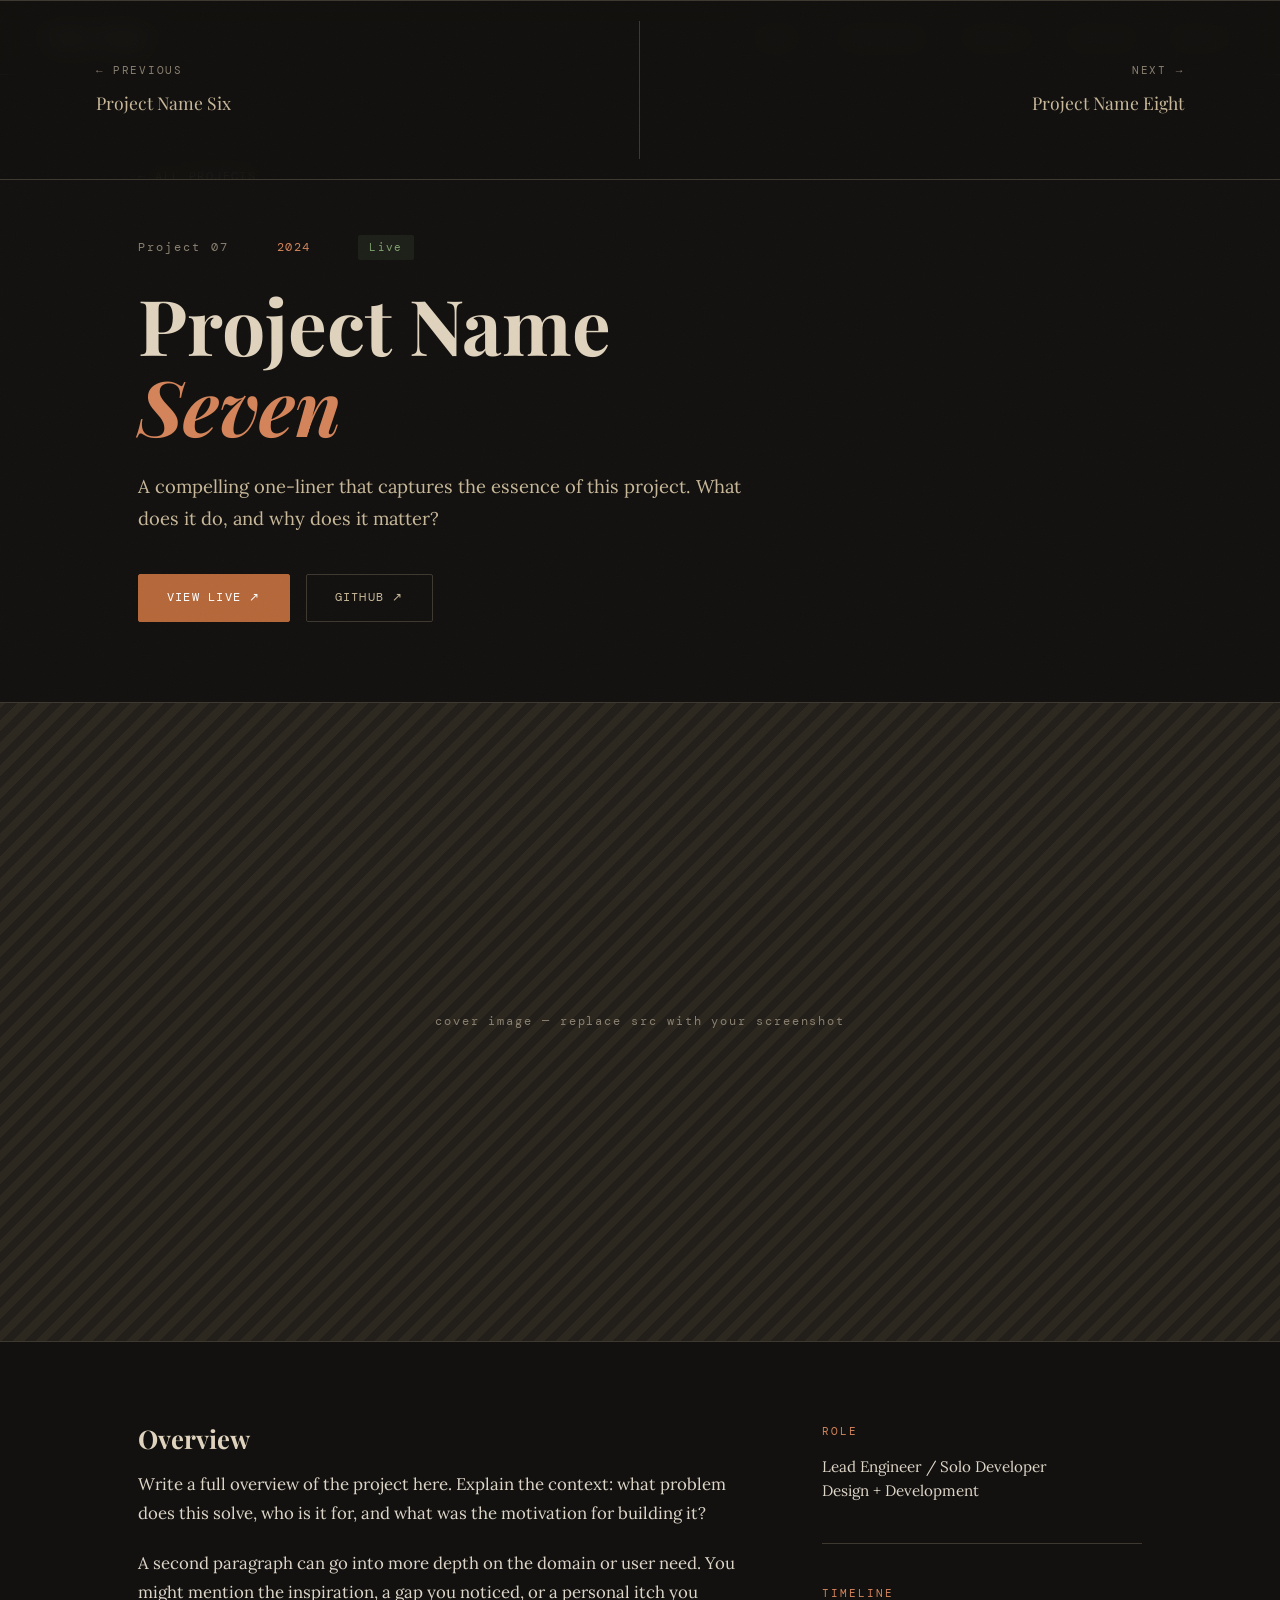
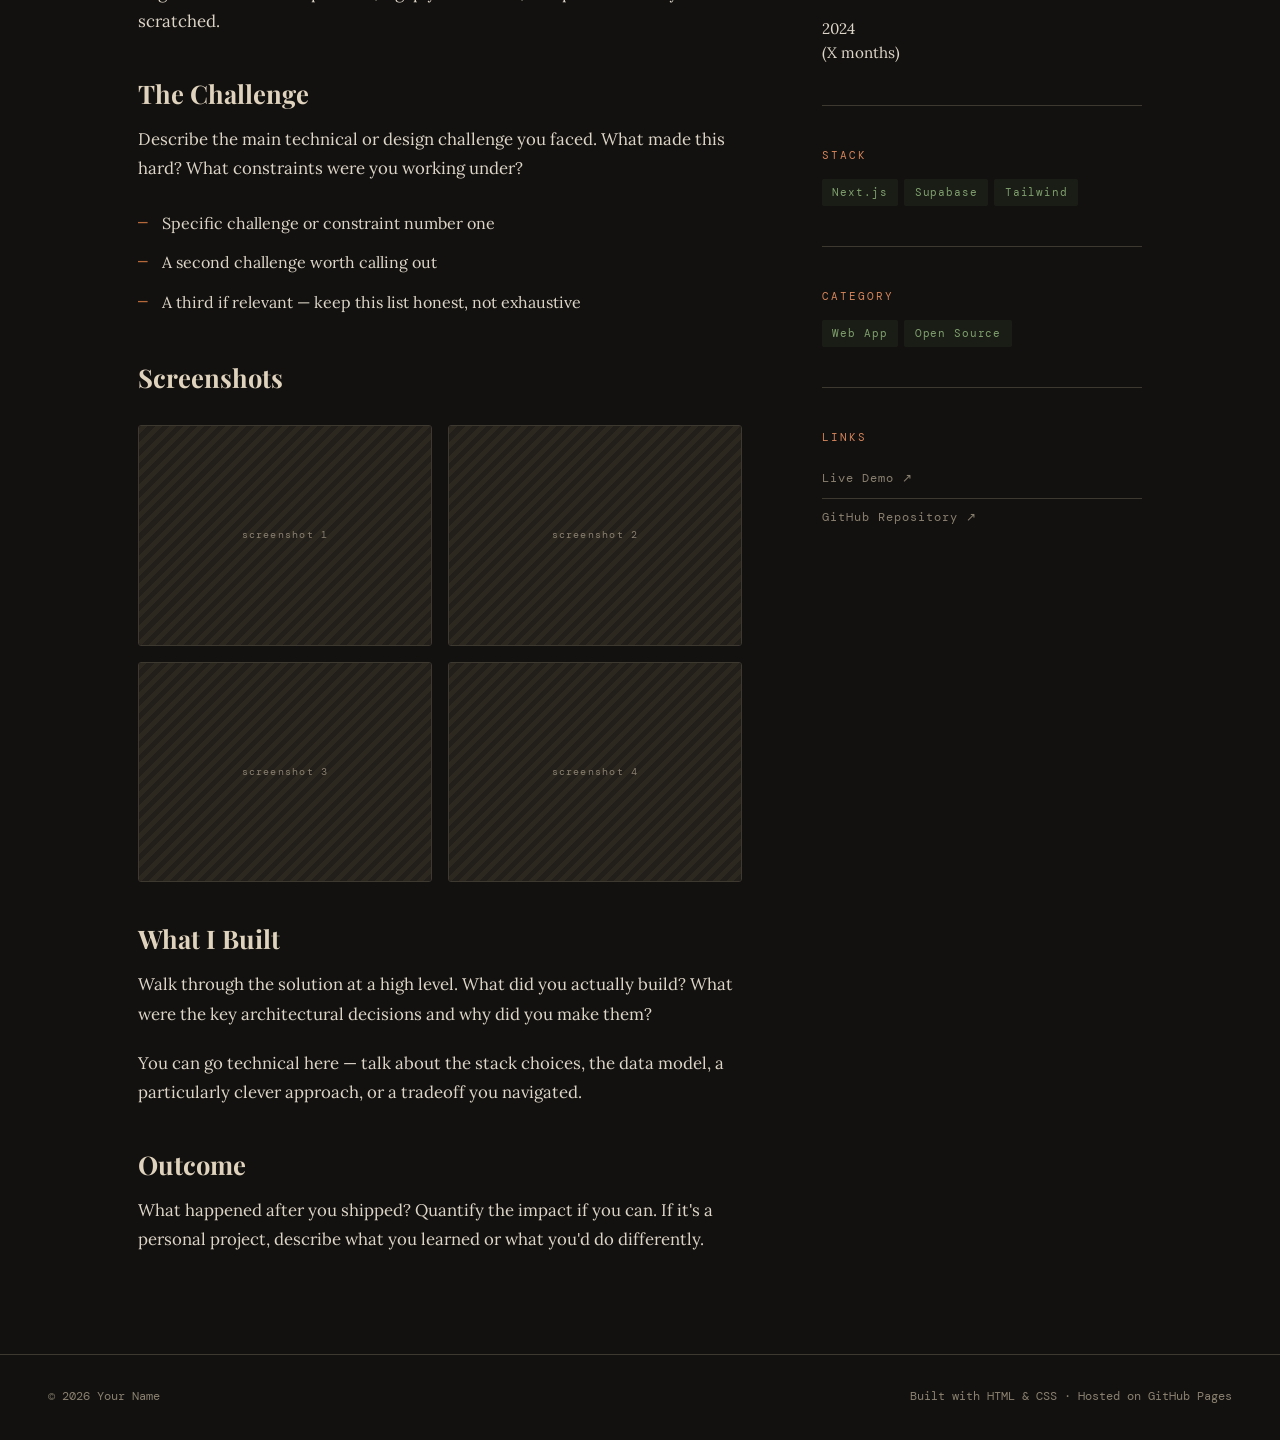
<file: projectSubpages/project-7.html>
<!DOCTYPE html>
<html lang="en">
<head>
  <meta charset="UTF-8" />
  <meta name="viewport" content="width=device-width, initial-scale=1.0" />
  <title>Project Name Seven — Your Name</title>
  <link rel="preconnect" href="https://fonts.googleapis.com" />
  <link rel="preconnect" href="https://fonts.gstatic.com" crossorigin />
  <link href="https://fonts.googleapis.com/css2?family=Playfair+Display:wght@400;700&family=DM+Mono:wght@300;400&family=Lora:ital,wght@0,400;0,500;1,400&display=swap" rel="stylesheet" />
  <link rel="stylesheet" href="../style.css" />
  <style>
    .project-hero { padding: 10rem 3rem 5rem; max-width: 1100px; margin: 0 auto; }
    .back-link { font-family: var(--font-mono); font-size: 0.75rem; letter-spacing: 0.12em; text-transform: uppercase; color: var(--stone); text-decoration: none; display: inline-flex; align-items: center; gap: 0.4rem; margin-bottom: 3rem; transition: color 0.2s; }
    .back-link:hover { color: var(--clay-lt); }
    .project-meta-row { display: flex; gap: 3rem; flex-wrap: wrap; margin-bottom: 1.5rem; align-items: baseline; }
    .project-number { font-family: var(--font-mono); font-size: 0.72rem; letter-spacing: 0.18em; color: var(--stone); }
    .project-year { font-family: var(--font-mono); font-size: 0.72rem; letter-spacing: 0.12em; color: var(--clay-lt); }
    .project-status { font-family: var(--font-mono); font-size: 0.68rem; letter-spacing: 0.12em; padding: 0.2rem 0.7rem; border-radius: 2px; background: rgba(92,122,78,0.15); color: var(--moss-lt); }
    .project-hero-title { font-family: var(--font-display); font-size: clamp(2.5rem, 6vw, 5rem); font-weight: 700; color: var(--sand-lt); line-height: 1.05; margin-bottom: 1.5rem; }
    .project-hero-title em { font-style: italic; color: var(--clay-lt); }
    .project-tagline { font-size: 1.15rem; color: var(--sand); max-width: 620px; margin-bottom: 2.5rem; }
    .project-action-row { display: flex; gap: 1rem; flex-wrap: wrap; }
    .project-cover { width: 100%; aspect-ratio: 16 / 8; background: var(--bg3); border-top: 1px solid var(--border); border-bottom: 1px solid var(--border); overflow: hidden; }
    .project-cover img { width: 100%; height: 100%; object-fit: cover; display: block; }
    .project-cover-placeholder { width: 100%; height: 100%; display: flex; align-items: center; justify-content: center; font-family: var(--font-mono); font-size: 0.75rem; letter-spacing: 0.16em; color: var(--stone); background: repeating-linear-gradient(-45deg, var(--bg3), var(--bg3) 8px, var(--surface) 8px, var(--surface) 16px); }
    .project-content { max-width: 1100px; margin: 0 auto; padding: 5rem 3rem; display: grid; grid-template-columns: 1fr 320px; gap: 5rem; align-items: start; }
    .project-body h2 { font-family: var(--font-display); font-size: 1.6rem; color: var(--sand-lt); margin: 2.5rem 0 1rem; line-height: 1.25; }
    .project-body h2:first-child { margin-top: 0; }
    .project-body p { color: var(--text); margin-bottom: 1.25rem; font-size: 1.05rem; }
    .project-body ul { list-style: none; margin-bottom: 1.25rem; }
    .project-body ul li { font-size: 1rem; color: var(--text); padding: 0.35rem 0 0.35rem 1.5rem; position: relative; }
    .project-body ul li::before { content: '—'; position: absolute; left: 0; color: var(--clay); font-family: var(--font-mono); }
    .screenshot-grid { display: grid; grid-template-columns: 1fr 1fr; gap: 1rem; margin: 2rem 0; }
    .screenshot { aspect-ratio: 4 / 3; background: var(--surface); border: 1px solid var(--border); border-radius: 3px; overflow: hidden; }
    .screenshot img { width: 100%; height: 100%; object-fit: cover; display: block; }
    .screenshot-placeholder { width: 100%; height: 100%; display: flex; align-items: center; justify-content: center; font-family: var(--font-mono); font-size: 0.65rem; letter-spacing: 0.12em; color: var(--stone); background: repeating-linear-gradient(-45deg, var(--bg3), var(--bg3) 5px, var(--surface) 5px, var(--surface) 10px); }
    .project-sidebar { position: sticky; top: 6rem; }
    .sidebar-block { margin-bottom: 2.5rem; padding-bottom: 2.5rem; border-bottom: 1px solid var(--border); }
    .sidebar-block:last-child { border-bottom: none; margin-bottom: 0; padding-bottom: 0; }
    .sidebar-label { font-family: var(--font-mono); font-size: 0.68rem; letter-spacing: 0.18em; text-transform: uppercase; color: var(--clay-lt); margin-bottom: 0.85rem; }
    .sidebar-value { font-size: 0.95rem; color: var(--text); line-height: 1.6; }
    .sidebar-tags { display: flex; flex-wrap: wrap; gap: 0.4rem; }
    .sidebar-tag { font-family: var(--font-mono); font-size: 0.68rem; letter-spacing: 0.08em; color: var(--moss-lt); background: rgba(92,122,78,0.12); padding: 0.25rem 0.65rem; border-radius: 2px; }
    .sidebar-link { display: block; font-family: var(--font-mono); font-size: 0.78rem; letter-spacing: 0.08em; color: var(--stone); text-decoration: none; padding: 0.5rem 0; border-bottom: 1px solid var(--border); transition: color 0.2s; }
    .sidebar-link:last-child { border-bottom: none; }
    .sidebar-link:hover { color: var(--clay-lt); }
    .project-nav { border-top: 1px solid var(--border); display: grid; grid-template-columns: 1fr 1fr; }
    .project-nav-item { padding: 2.5rem 3rem; text-decoration: none; transition: background 0.2s; }
    .project-nav-item:first-child { border-right: 1px solid var(--border); }
    .project-nav-item:hover { background: var(--bg2); }
    .project-nav-dir { font-family: var(--font-mono); font-size: 0.68rem; letter-spacing: 0.16em; text-transform: uppercase; color: var(--stone); margin-bottom: 0.5rem; }
    .project-nav-title { font-family: var(--font-display); font-size: 1.1rem; color: var(--sand); }
    .project-nav-item:hover .project-nav-title { color: var(--clay-lt); }
    .project-nav-item.next { text-align: right; }
    @media (max-width: 900px) {
      .project-content { grid-template-columns: 1fr; gap: 3rem; padding: 3rem 1.5rem; }
      .project-sidebar { position: static; }
      .project-hero { padding: 8rem 1.5rem 3rem; }
      .project-nav-item { padding: 2rem 1.5rem; }
      .screenshot-grid { grid-template-columns: 1fr; }
    }
  </style>
</head>
<body>

  <nav>
    <a href="../index.html" class="nav-logo">Your Name</a>
    <ul class="nav-links">
      <li><a href="../index.html#about">About</a></li>
      <li><a href="../index.html#experience">Experience</a></li>
      <li><a href="../index.html#projects">Projects</a></li>
      <li><a href="../index.html#writing">Writing</a></li>
      <li><a href="../index.html#contact">Contact</a></li>
    </ul>
  </nav>

  <div class="project-hero reveal">
    <a href="../index.html#projects" class="back-link">← All Projects</a>
    <div class="project-meta-row">
      <span class="project-number">Project 07</span>
      <span class="project-year">2024</span>
      <span class="project-status">Live</span>
    </div>
    <h1 class="project-hero-title">Project Name<br><em>Seven</em></h1>
    <p class="project-tagline">
      A compelling one-liner that captures the essence of this project.
      What does it do, and why does it matter?
    </p>
    <div class="project-action-row">
      <a href="#" class="btn btn-primary" target="_blank" rel="noopener">View Live ↗</a>
      <a href="#" class="btn btn-secondary" target="_blank" rel="noopener">GitHub ↗</a>
    </div>
  </div>

  <div class="project-cover reveal">
    <img src="" alt="Project Name Seven — cover screenshot"
      onerror="this.parentElement.innerHTML='<div class=&quot;project-cover-placeholder&quot;>cover image — replace src with your screenshot</div>'" />
  </div>

  <div class="project-content">
    <article class="project-body reveal">
      <h2>Overview</h2>
      <p>Write a full overview of the project here. Explain the context: what problem does this solve, who is it for, and what was the motivation for building it?</p>
      <p>A second paragraph can go into more depth on the domain or user need. You might mention the inspiration, a gap you noticed, or a personal itch you scratched.</p>

      <h2>The Challenge</h2>
      <p>Describe the main technical or design challenge you faced. What made this hard? What constraints were you working under?</p>
      <ul>
        <li>Specific challenge or constraint number one</li>
        <li>A second challenge worth calling out</li>
        <li>A third if relevant — keep this list honest, not exhaustive</li>
      </ul>

      <h2>Screenshots</h2>
      <div class="screenshot-grid">
        <div class="screenshot"><img src="" alt="Screenshot 1" onerror="this.parentElement.innerHTML='<div class=&quot;screenshot-placeholder&quot;>screenshot 1</div>'" /></div>
        <div class="screenshot"><img src="" alt="Screenshot 2" onerror="this.parentElement.innerHTML='<div class=&quot;screenshot-placeholder&quot;>screenshot 2</div>'" /></div>
        <div class="screenshot"><img src="" alt="Screenshot 3" onerror="this.parentElement.innerHTML='<div class=&quot;screenshot-placeholder&quot;>screenshot 3</div>'" /></div>
        <div class="screenshot"><img src="" alt="Screenshot 4" onerror="this.parentElement.innerHTML='<div class=&quot;screenshot-placeholder&quot;>screenshot 4</div>'" /></div>
      </div>

      <h2>What I Built</h2>
      <p>Walk through the solution at a high level. What did you actually build? What were the key architectural decisions and why did you make them?</p>
      <p>You can go technical here — talk about the stack choices, the data model, a particularly clever approach, or a tradeoff you navigated.</p>

      <h2>Outcome</h2>
      <p>What happened after you shipped? Quantify the impact if you can. If it's a personal project, describe what you learned or what you'd do differently.</p>
    </article>

    <aside class="project-sidebar reveal">
      <div class="sidebar-block">
        <p class="sidebar-label">Role</p>
        <p class="sidebar-value">Lead Engineer / Solo Developer<br>Design + Development</p>
      </div>
      <div class="sidebar-block">
        <p class="sidebar-label">Timeline</p>
        <p class="sidebar-value">2024<br>(X months)</p>
      </div>
      <div class="sidebar-block">
        <p class="sidebar-label">Stack</p>
        <div class="sidebar-tags">
          <span class="sidebar-tag">Next.js</span>
          <span class="sidebar-tag">Supabase</span>
          <span class="sidebar-tag">Tailwind</span>
        </div>
      </div>
      <div class="sidebar-block">
        <p class="sidebar-label">Category</p>
        <div class="sidebar-tags">
          <span class="sidebar-tag">Web App</span>
          <span class="sidebar-tag">Open Source</span>
        </div>
      </div>
      <div class="sidebar-block">
        <p class="sidebar-label">Links</p>
        <a href="#" class="sidebar-link" target="_blank" rel="noopener">Live Demo ↗</a>
        <a href="#" class="sidebar-link" target="_blank" rel="noopener">GitHub Repository ↗</a>
      </div>
    </aside>
  </div>

  <nav class="project-nav" aria-label="Project navigation">
    <a href="project-6.html" class="project-nav-item prev">
      <p class="project-nav-dir">← Previous</p>
      <p class="project-nav-title">Project Name Six</p>
    </a>
    <a href="project-8.html" class="project-nav-item next">
      <p class="project-nav-dir">Next →</p>
      <p class="project-nav-title">Project Name Eight</p>
    </a>
  </nav>

  <footer>
    <span>&copy; <span class="year"></span> Your Name</span>
    <span>Built with HTML &amp; CSS &middot; Hosted on GitHub Pages</span>
  </footer>

  <script>
    document.querySelectorAll('.year').forEach(el => el.textContent = new Date().getFullYear());
    const reveals = document.querySelectorAll('.reveal');
    const io = new IntersectionObserver((entries) => {
      entries.forEach((e, i) => {
        if (e.isIntersecting) {
          setTimeout(() => e.target.classList.add('visible'), i * 80);
          io.unobserve(e.target);
        }
      });
    }, { threshold: 0.1 });
    reveals.forEach(el => io.observe(el));
  </script>

</body>
</html>
</file>
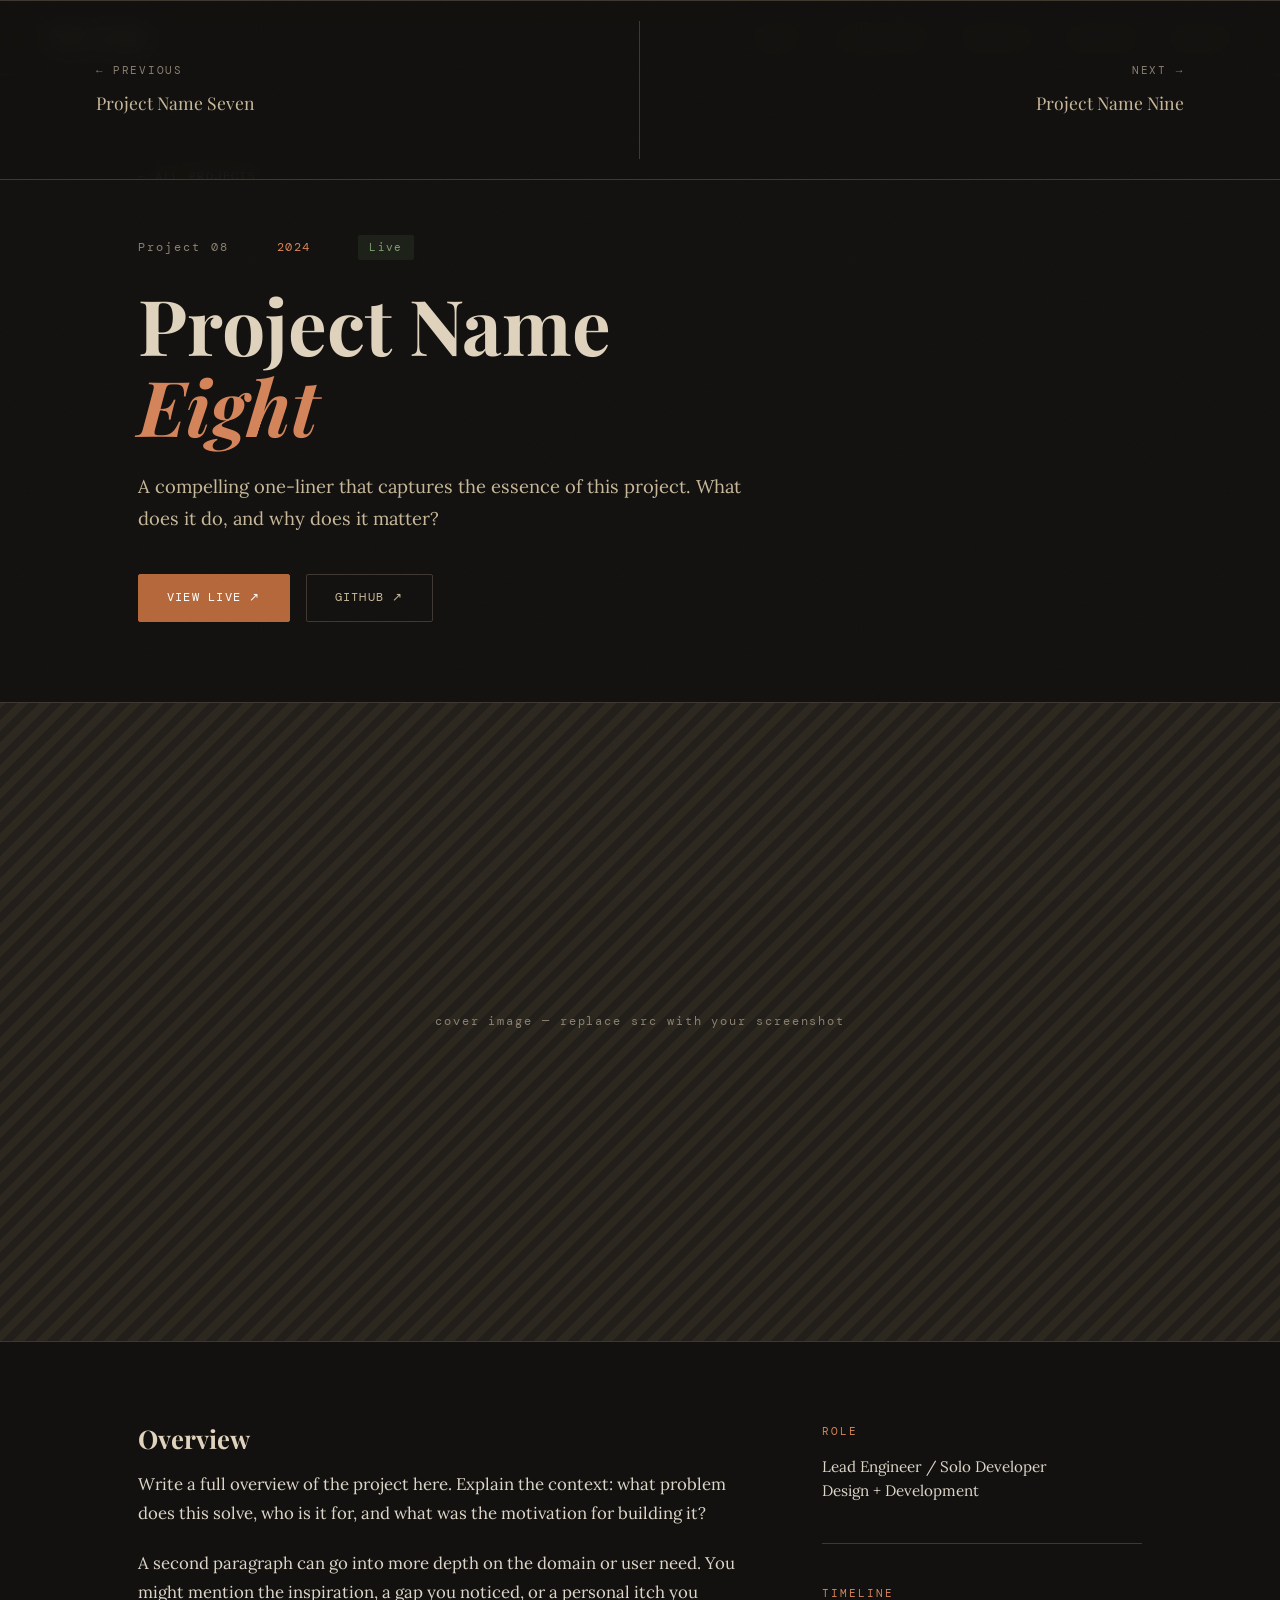
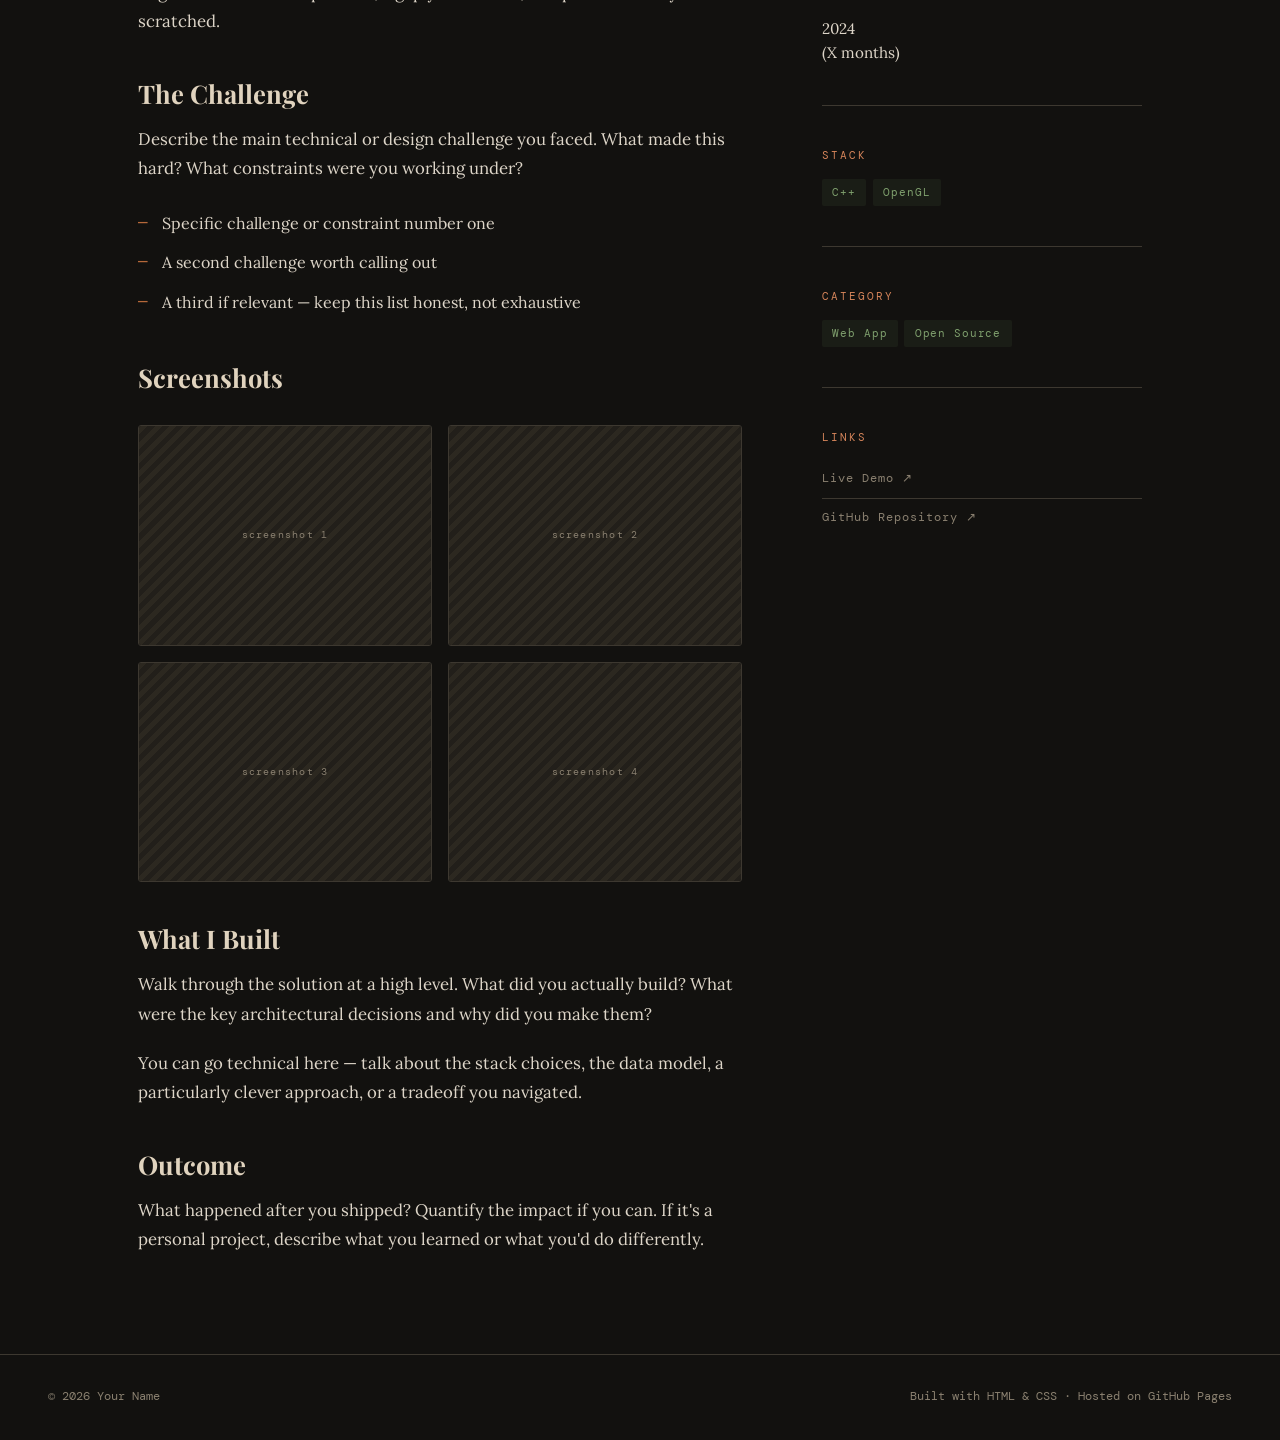
<file: projectSubpages/project-8.html>
<!DOCTYPE html>
<html lang="en">
<head>
  <meta charset="UTF-8" />
  <meta name="viewport" content="width=device-width, initial-scale=1.0" />
  <title>Project Name Eight — Your Name</title>
  <link rel="preconnect" href="https://fonts.googleapis.com" />
  <link rel="preconnect" href="https://fonts.gstatic.com" crossorigin />
  <link href="https://fonts.googleapis.com/css2?family=Playfair+Display:wght@400;700&family=DM+Mono:wght@300;400&family=Lora:ital,wght@0,400;0,500;1,400&display=swap" rel="stylesheet" />
  <link rel="stylesheet" href="../style.css" />
  <style>
    .project-hero { padding: 10rem 3rem 5rem; max-width: 1100px; margin: 0 auto; }
    .back-link { font-family: var(--font-mono); font-size: 0.75rem; letter-spacing: 0.12em; text-transform: uppercase; color: var(--stone); text-decoration: none; display: inline-flex; align-items: center; gap: 0.4rem; margin-bottom: 3rem; transition: color 0.2s; }
    .back-link:hover { color: var(--clay-lt); }
    .project-meta-row { display: flex; gap: 3rem; flex-wrap: wrap; margin-bottom: 1.5rem; align-items: baseline; }
    .project-number { font-family: var(--font-mono); font-size: 0.72rem; letter-spacing: 0.18em; color: var(--stone); }
    .project-year { font-family: var(--font-mono); font-size: 0.72rem; letter-spacing: 0.12em; color: var(--clay-lt); }
    .project-status { font-family: var(--font-mono); font-size: 0.68rem; letter-spacing: 0.12em; padding: 0.2rem 0.7rem; border-radius: 2px; background: rgba(92,122,78,0.15); color: var(--moss-lt); }
    .project-hero-title { font-family: var(--font-display); font-size: clamp(2.5rem, 6vw, 5rem); font-weight: 700; color: var(--sand-lt); line-height: 1.05; margin-bottom: 1.5rem; }
    .project-hero-title em { font-style: italic; color: var(--clay-lt); }
    .project-tagline { font-size: 1.15rem; color: var(--sand); max-width: 620px; margin-bottom: 2.5rem; }
    .project-action-row { display: flex; gap: 1rem; flex-wrap: wrap; }
    .project-cover { width: 100%; aspect-ratio: 16 / 8; background: var(--bg3); border-top: 1px solid var(--border); border-bottom: 1px solid var(--border); overflow: hidden; }
    .project-cover img { width: 100%; height: 100%; object-fit: cover; display: block; }
    .project-cover-placeholder { width: 100%; height: 100%; display: flex; align-items: center; justify-content: center; font-family: var(--font-mono); font-size: 0.75rem; letter-spacing: 0.16em; color: var(--stone); background: repeating-linear-gradient(-45deg, var(--bg3), var(--bg3) 8px, var(--surface) 8px, var(--surface) 16px); }
    .project-content { max-width: 1100px; margin: 0 auto; padding: 5rem 3rem; display: grid; grid-template-columns: 1fr 320px; gap: 5rem; align-items: start; }
    .project-body h2 { font-family: var(--font-display); font-size: 1.6rem; color: var(--sand-lt); margin: 2.5rem 0 1rem; line-height: 1.25; }
    .project-body h2:first-child { margin-top: 0; }
    .project-body p { color: var(--text); margin-bottom: 1.25rem; font-size: 1.05rem; }
    .project-body ul { list-style: none; margin-bottom: 1.25rem; }
    .project-body ul li { font-size: 1rem; color: var(--text); padding: 0.35rem 0 0.35rem 1.5rem; position: relative; }
    .project-body ul li::before { content: '—'; position: absolute; left: 0; color: var(--clay); font-family: var(--font-mono); }
    .screenshot-grid { display: grid; grid-template-columns: 1fr 1fr; gap: 1rem; margin: 2rem 0; }
    .screenshot { aspect-ratio: 4 / 3; background: var(--surface); border: 1px solid var(--border); border-radius: 3px; overflow: hidden; }
    .screenshot img { width: 100%; height: 100%; object-fit: cover; display: block; }
    .screenshot-placeholder { width: 100%; height: 100%; display: flex; align-items: center; justify-content: center; font-family: var(--font-mono); font-size: 0.65rem; letter-spacing: 0.12em; color: var(--stone); background: repeating-linear-gradient(-45deg, var(--bg3), var(--bg3) 5px, var(--surface) 5px, var(--surface) 10px); }
    .project-sidebar { position: sticky; top: 6rem; }
    .sidebar-block { margin-bottom: 2.5rem; padding-bottom: 2.5rem; border-bottom: 1px solid var(--border); }
    .sidebar-block:last-child { border-bottom: none; margin-bottom: 0; padding-bottom: 0; }
    .sidebar-label { font-family: var(--font-mono); font-size: 0.68rem; letter-spacing: 0.18em; text-transform: uppercase; color: var(--clay-lt); margin-bottom: 0.85rem; }
    .sidebar-value { font-size: 0.95rem; color: var(--text); line-height: 1.6; }
    .sidebar-tags { display: flex; flex-wrap: wrap; gap: 0.4rem; }
    .sidebar-tag { font-family: var(--font-mono); font-size: 0.68rem; letter-spacing: 0.08em; color: var(--moss-lt); background: rgba(92,122,78,0.12); padding: 0.25rem 0.65rem; border-radius: 2px; }
    .sidebar-link { display: block; font-family: var(--font-mono); font-size: 0.78rem; letter-spacing: 0.08em; color: var(--stone); text-decoration: none; padding: 0.5rem 0; border-bottom: 1px solid var(--border); transition: color 0.2s; }
    .sidebar-link:last-child { border-bottom: none; }
    .sidebar-link:hover { color: var(--clay-lt); }
    .project-nav { border-top: 1px solid var(--border); display: grid; grid-template-columns: 1fr 1fr; }
    .project-nav-item { padding: 2.5rem 3rem; text-decoration: none; transition: background 0.2s; }
    .project-nav-item:first-child { border-right: 1px solid var(--border); }
    .project-nav-item:hover { background: var(--bg2); }
    .project-nav-dir { font-family: var(--font-mono); font-size: 0.68rem; letter-spacing: 0.16em; text-transform: uppercase; color: var(--stone); margin-bottom: 0.5rem; }
    .project-nav-title { font-family: var(--font-display); font-size: 1.1rem; color: var(--sand); }
    .project-nav-item:hover .project-nav-title { color: var(--clay-lt); }
    .project-nav-item.next { text-align: right; }
    @media (max-width: 900px) {
      .project-content { grid-template-columns: 1fr; gap: 3rem; padding: 3rem 1.5rem; }
      .project-sidebar { position: static; }
      .project-hero { padding: 8rem 1.5rem 3rem; }
      .project-nav-item { padding: 2rem 1.5rem; }
      .screenshot-grid { grid-template-columns: 1fr; }
    }
  </style>
</head>
<body>

  <nav>
    <a href="../index.html" class="nav-logo">Your Name</a>
    <ul class="nav-links">
      <li><a href="../index.html#about">About</a></li>
      <li><a href="../index.html#experience">Experience</a></li>
      <li><a href="../index.html#projects">Projects</a></li>
      <li><a href="../index.html#writing">Writing</a></li>
      <li><a href="../index.html#contact">Contact</a></li>
    </ul>
  </nav>

  <div class="project-hero reveal">
    <a href="../index.html#projects" class="back-link">← All Projects</a>
    <div class="project-meta-row">
      <span class="project-number">Project 08</span>
      <span class="project-year">2024</span>
      <span class="project-status">Live</span>
    </div>
    <h1 class="project-hero-title">Project Name<br><em>Eight</em></h1>
    <p class="project-tagline">
      A compelling one-liner that captures the essence of this project.
      What does it do, and why does it matter?
    </p>
    <div class="project-action-row">
      <a href="#" class="btn btn-primary" target="_blank" rel="noopener">View Live ↗</a>
      <a href="#" class="btn btn-secondary" target="_blank" rel="noopener">GitHub ↗</a>
    </div>
  </div>

  <div class="project-cover reveal">
    <img src="" alt="Project Name Eight — cover screenshot"
      onerror="this.parentElement.innerHTML='<div class=&quot;project-cover-placeholder&quot;>cover image — replace src with your screenshot</div>'" />
  </div>

  <div class="project-content">
    <article class="project-body reveal">
      <h2>Overview</h2>
      <p>Write a full overview of the project here. Explain the context: what problem does this solve, who is it for, and what was the motivation for building it?</p>
      <p>A second paragraph can go into more depth on the domain or user need. You might mention the inspiration, a gap you noticed, or a personal itch you scratched.</p>

      <h2>The Challenge</h2>
      <p>Describe the main technical or design challenge you faced. What made this hard? What constraints were you working under?</p>
      <ul>
        <li>Specific challenge or constraint number one</li>
        <li>A second challenge worth calling out</li>
        <li>A third if relevant — keep this list honest, not exhaustive</li>
      </ul>

      <h2>Screenshots</h2>
      <div class="screenshot-grid">
        <div class="screenshot"><img src="" alt="Screenshot 1" onerror="this.parentElement.innerHTML='<div class=&quot;screenshot-placeholder&quot;>screenshot 1</div>'" /></div>
        <div class="screenshot"><img src="" alt="Screenshot 2" onerror="this.parentElement.innerHTML='<div class=&quot;screenshot-placeholder&quot;>screenshot 2</div>'" /></div>
        <div class="screenshot"><img src="" alt="Screenshot 3" onerror="this.parentElement.innerHTML='<div class=&quot;screenshot-placeholder&quot;>screenshot 3</div>'" /></div>
        <div class="screenshot"><img src="" alt="Screenshot 4" onerror="this.parentElement.innerHTML='<div class=&quot;screenshot-placeholder&quot;>screenshot 4</div>'" /></div>
      </div>

      <h2>What I Built</h2>
      <p>Walk through the solution at a high level. What did you actually build? What were the key architectural decisions and why did you make them?</p>
      <p>You can go technical here — talk about the stack choices, the data model, a particularly clever approach, or a tradeoff you navigated.</p>

      <h2>Outcome</h2>
      <p>What happened after you shipped? Quantify the impact if you can. If it's a personal project, describe what you learned or what you'd do differently.</p>
    </article>

    <aside class="project-sidebar reveal">
      <div class="sidebar-block">
        <p class="sidebar-label">Role</p>
        <p class="sidebar-value">Lead Engineer / Solo Developer<br>Design + Development</p>
      </div>
      <div class="sidebar-block">
        <p class="sidebar-label">Timeline</p>
        <p class="sidebar-value">2024<br>(X months)</p>
      </div>
      <div class="sidebar-block">
        <p class="sidebar-label">Stack</p>
        <div class="sidebar-tags">
          <span class="sidebar-tag">C++</span>
          <span class="sidebar-tag">OpenGL</span>
        </div>
      </div>
      <div class="sidebar-block">
        <p class="sidebar-label">Category</p>
        <div class="sidebar-tags">
          <span class="sidebar-tag">Web App</span>
          <span class="sidebar-tag">Open Source</span>
        </div>
      </div>
      <div class="sidebar-block">
        <p class="sidebar-label">Links</p>
        <a href="#" class="sidebar-link" target="_blank" rel="noopener">Live Demo ↗</a>
        <a href="#" class="sidebar-link" target="_blank" rel="noopener">GitHub Repository ↗</a>
      </div>
    </aside>
  </div>

  <nav class="project-nav" aria-label="Project navigation">
    <a href="project-7.html" class="project-nav-item prev">
      <p class="project-nav-dir">← Previous</p>
      <p class="project-nav-title">Project Name Seven</p>
    </a>
    <a href="project-9.html" class="project-nav-item next">
      <p class="project-nav-dir">Next →</p>
      <p class="project-nav-title">Project Name Nine</p>
    </a>
  </nav>

  <footer>
    <span>&copy; <span class="year"></span> Your Name</span>
    <span>Built with HTML &amp; CSS &middot; Hosted on GitHub Pages</span>
  </footer>

  <script>
    document.querySelectorAll('.year').forEach(el => el.textContent = new Date().getFullYear());
    const reveals = document.querySelectorAll('.reveal');
    const io = new IntersectionObserver((entries) => {
      entries.forEach((e, i) => {
        if (e.isIntersecting) {
          setTimeout(() => e.target.classList.add('visible'), i * 80);
          io.unobserve(e.target);
        }
      });
    }, { threshold: 0.1 });
    reveals.forEach(el => io.observe(el));
  </script>

</body>
</html>
</file>
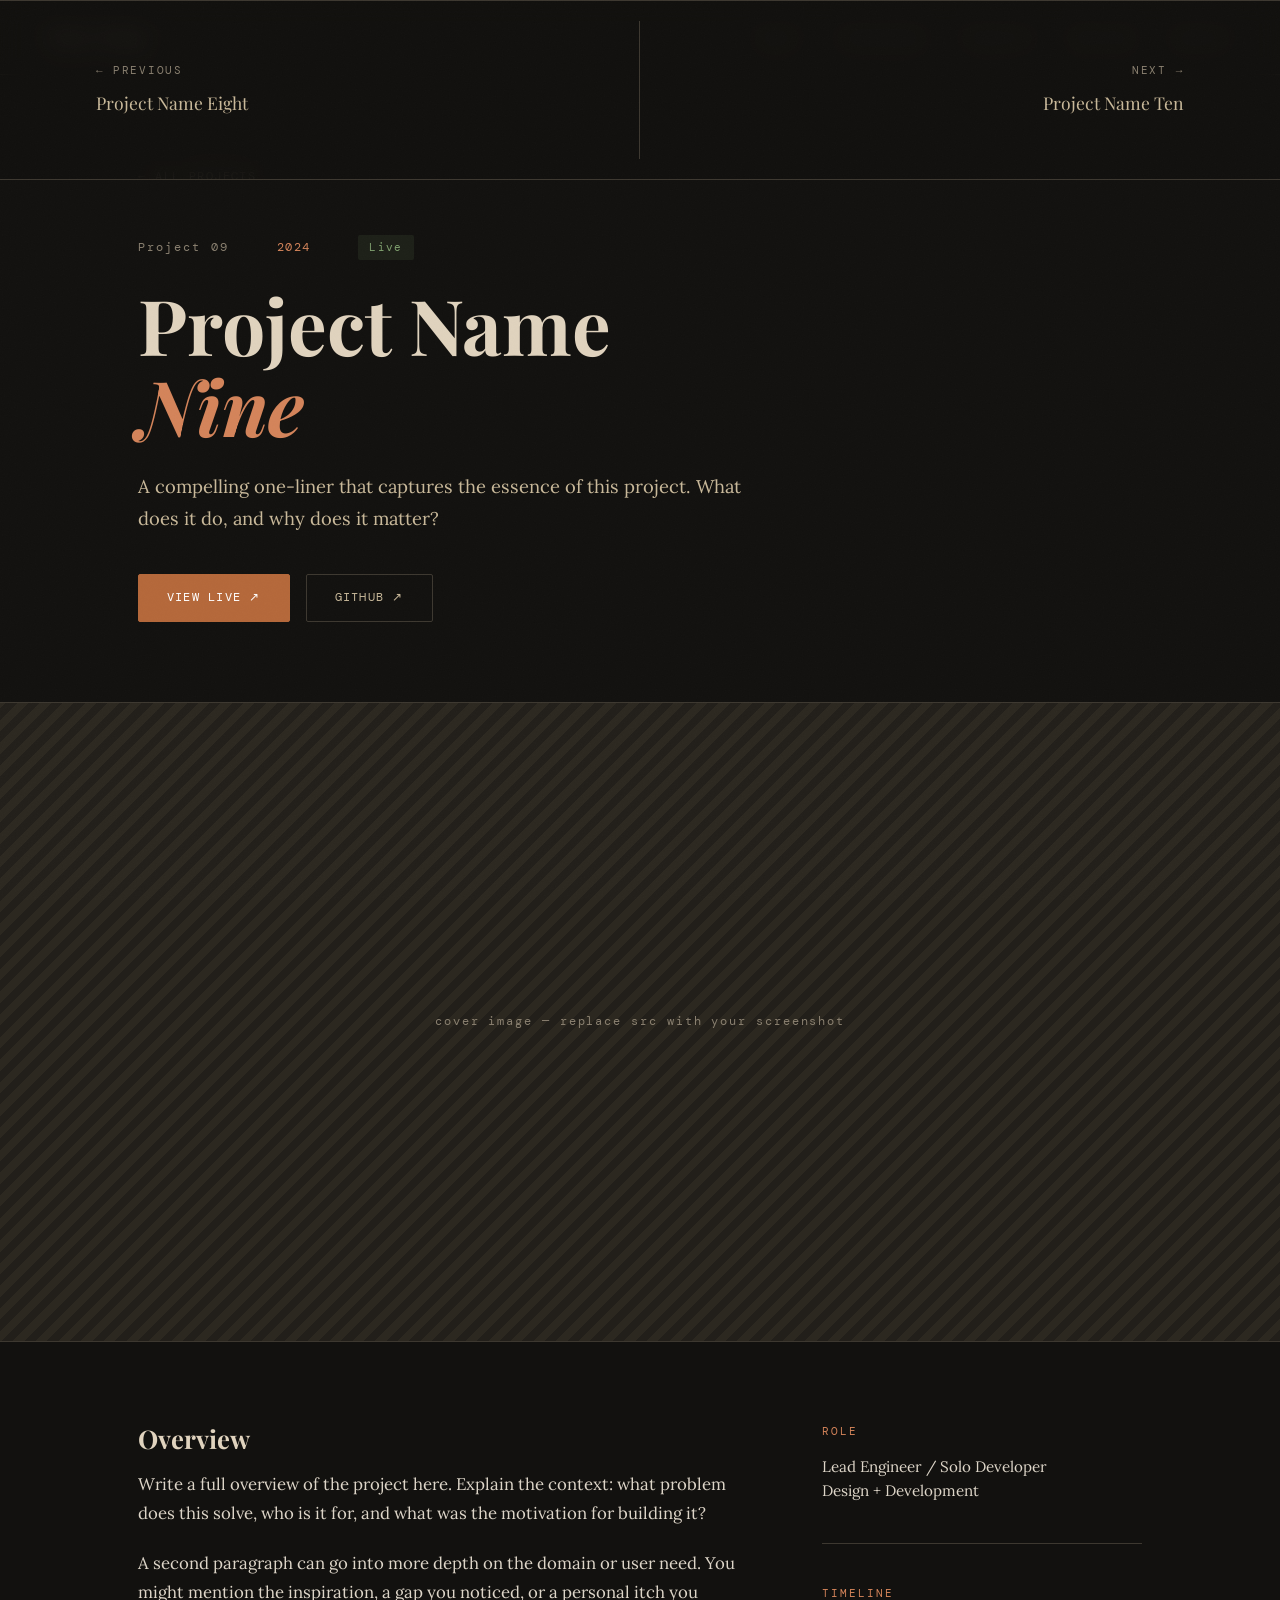
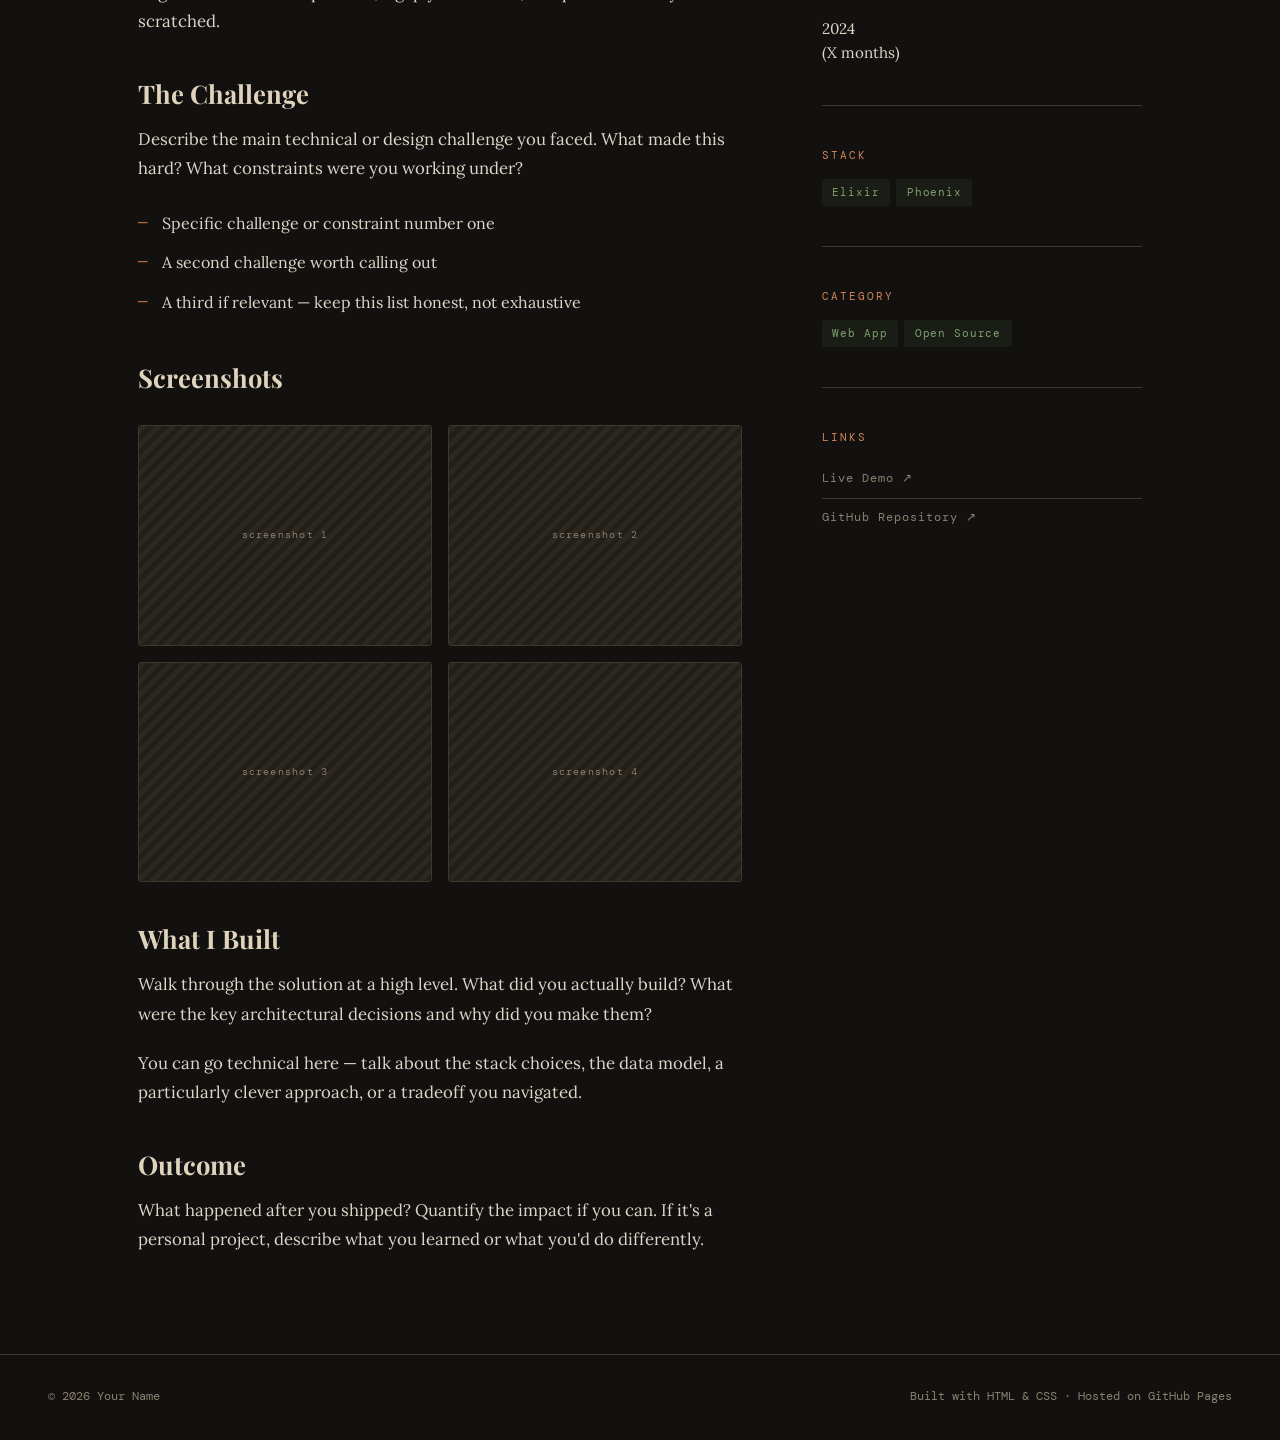
<file: projectSubpages/project-9.html>
<!DOCTYPE html>
<html lang="en">
<head>
  <meta charset="UTF-8" />
  <meta name="viewport" content="width=device-width, initial-scale=1.0" />
  <title>Project Name Nine — Your Name</title>
  <link rel="preconnect" href="https://fonts.googleapis.com" />
  <link rel="preconnect" href="https://fonts.gstatic.com" crossorigin />
  <link href="https://fonts.googleapis.com/css2?family=Playfair+Display:wght@400;700&family=DM+Mono:wght@300;400&family=Lora:ital,wght@0,400;0,500;1,400&display=swap" rel="stylesheet" />
  <link rel="stylesheet" href="../style.css" />
  <style>
    .project-hero { padding: 10rem 3rem 5rem; max-width: 1100px; margin: 0 auto; }
    .back-link { font-family: var(--font-mono); font-size: 0.75rem; letter-spacing: 0.12em; text-transform: uppercase; color: var(--stone); text-decoration: none; display: inline-flex; align-items: center; gap: 0.4rem; margin-bottom: 3rem; transition: color 0.2s; }
    .back-link:hover { color: var(--clay-lt); }
    .project-meta-row { display: flex; gap: 3rem; flex-wrap: wrap; margin-bottom: 1.5rem; align-items: baseline; }
    .project-number { font-family: var(--font-mono); font-size: 0.72rem; letter-spacing: 0.18em; color: var(--stone); }
    .project-year { font-family: var(--font-mono); font-size: 0.72rem; letter-spacing: 0.12em; color: var(--clay-lt); }
    .project-status { font-family: var(--font-mono); font-size: 0.68rem; letter-spacing: 0.12em; padding: 0.2rem 0.7rem; border-radius: 2px; background: rgba(92,122,78,0.15); color: var(--moss-lt); }
    .project-hero-title { font-family: var(--font-display); font-size: clamp(2.5rem, 6vw, 5rem); font-weight: 700; color: var(--sand-lt); line-height: 1.05; margin-bottom: 1.5rem; }
    .project-hero-title em { font-style: italic; color: var(--clay-lt); }
    .project-tagline { font-size: 1.15rem; color: var(--sand); max-width: 620px; margin-bottom: 2.5rem; }
    .project-action-row { display: flex; gap: 1rem; flex-wrap: wrap; }
    .project-cover { width: 100%; aspect-ratio: 16 / 8; background: var(--bg3); border-top: 1px solid var(--border); border-bottom: 1px solid var(--border); overflow: hidden; }
    .project-cover img { width: 100%; height: 100%; object-fit: cover; display: block; }
    .project-cover-placeholder { width: 100%; height: 100%; display: flex; align-items: center; justify-content: center; font-family: var(--font-mono); font-size: 0.75rem; letter-spacing: 0.16em; color: var(--stone); background: repeating-linear-gradient(-45deg, var(--bg3), var(--bg3) 8px, var(--surface) 8px, var(--surface) 16px); }
    .project-content { max-width: 1100px; margin: 0 auto; padding: 5rem 3rem; display: grid; grid-template-columns: 1fr 320px; gap: 5rem; align-items: start; }
    .project-body h2 { font-family: var(--font-display); font-size: 1.6rem; color: var(--sand-lt); margin: 2.5rem 0 1rem; line-height: 1.25; }
    .project-body h2:first-child { margin-top: 0; }
    .project-body p { color: var(--text); margin-bottom: 1.25rem; font-size: 1.05rem; }
    .project-body ul { list-style: none; margin-bottom: 1.25rem; }
    .project-body ul li { font-size: 1rem; color: var(--text); padding: 0.35rem 0 0.35rem 1.5rem; position: relative; }
    .project-body ul li::before { content: '—'; position: absolute; left: 0; color: var(--clay); font-family: var(--font-mono); }
    .screenshot-grid { display: grid; grid-template-columns: 1fr 1fr; gap: 1rem; margin: 2rem 0; }
    .screenshot { aspect-ratio: 4 / 3; background: var(--surface); border: 1px solid var(--border); border-radius: 3px; overflow: hidden; }
    .screenshot img { width: 100%; height: 100%; object-fit: cover; display: block; }
    .screenshot-placeholder { width: 100%; height: 100%; display: flex; align-items: center; justify-content: center; font-family: var(--font-mono); font-size: 0.65rem; letter-spacing: 0.12em; color: var(--stone); background: repeating-linear-gradient(-45deg, var(--bg3), var(--bg3) 5px, var(--surface) 5px, var(--surface) 10px); }
    .project-sidebar { position: sticky; top: 6rem; }
    .sidebar-block { margin-bottom: 2.5rem; padding-bottom: 2.5rem; border-bottom: 1px solid var(--border); }
    .sidebar-block:last-child { border-bottom: none; margin-bottom: 0; padding-bottom: 0; }
    .sidebar-label { font-family: var(--font-mono); font-size: 0.68rem; letter-spacing: 0.18em; text-transform: uppercase; color: var(--clay-lt); margin-bottom: 0.85rem; }
    .sidebar-value { font-size: 0.95rem; color: var(--text); line-height: 1.6; }
    .sidebar-tags { display: flex; flex-wrap: wrap; gap: 0.4rem; }
    .sidebar-tag { font-family: var(--font-mono); font-size: 0.68rem; letter-spacing: 0.08em; color: var(--moss-lt); background: rgba(92,122,78,0.12); padding: 0.25rem 0.65rem; border-radius: 2px; }
    .sidebar-link { display: block; font-family: var(--font-mono); font-size: 0.78rem; letter-spacing: 0.08em; color: var(--stone); text-decoration: none; padding: 0.5rem 0; border-bottom: 1px solid var(--border); transition: color 0.2s; }
    .sidebar-link:last-child { border-bottom: none; }
    .sidebar-link:hover { color: var(--clay-lt); }
    .project-nav { border-top: 1px solid var(--border); display: grid; grid-template-columns: 1fr 1fr; }
    .project-nav-item { padding: 2.5rem 3rem; text-decoration: none; transition: background 0.2s; }
    .project-nav-item:first-child { border-right: 1px solid var(--border); }
    .project-nav-item:hover { background: var(--bg2); }
    .project-nav-dir { font-family: var(--font-mono); font-size: 0.68rem; letter-spacing: 0.16em; text-transform: uppercase; color: var(--stone); margin-bottom: 0.5rem; }
    .project-nav-title { font-family: var(--font-display); font-size: 1.1rem; color: var(--sand); }
    .project-nav-item:hover .project-nav-title { color: var(--clay-lt); }
    .project-nav-item.next { text-align: right; }
    @media (max-width: 900px) {
      .project-content { grid-template-columns: 1fr; gap: 3rem; padding: 3rem 1.5rem; }
      .project-sidebar { position: static; }
      .project-hero { padding: 8rem 1.5rem 3rem; }
      .project-nav-item { padding: 2rem 1.5rem; }
      .screenshot-grid { grid-template-columns: 1fr; }
    }
  </style>
</head>
<body>

  <nav>
    <a href="../index.html" class="nav-logo">Your Name</a>
    <ul class="nav-links">
      <li><a href="../index.html#about">About</a></li>
      <li><a href="../index.html#experience">Experience</a></li>
      <li><a href="../index.html#projects">Projects</a></li>
      <li><a href="../index.html#writing">Writing</a></li>
      <li><a href="../index.html#contact">Contact</a></li>
    </ul>
  </nav>

  <div class="project-hero reveal">
    <a href="../index.html#projects" class="back-link">← All Projects</a>
    <div class="project-meta-row">
      <span class="project-number">Project 09</span>
      <span class="project-year">2024</span>
      <span class="project-status">Live</span>
    </div>
    <h1 class="project-hero-title">Project Name<br><em>Nine</em></h1>
    <p class="project-tagline">
      A compelling one-liner that captures the essence of this project.
      What does it do, and why does it matter?
    </p>
    <div class="project-action-row">
      <a href="#" class="btn btn-primary" target="_blank" rel="noopener">View Live ↗</a>
      <a href="#" class="btn btn-secondary" target="_blank" rel="noopener">GitHub ↗</a>
    </div>
  </div>

  <div class="project-cover reveal">
    <img src="" alt="Project Name Nine — cover screenshot"
      onerror="this.parentElement.innerHTML='<div class=&quot;project-cover-placeholder&quot;>cover image — replace src with your screenshot</div>'" />
  </div>

  <div class="project-content">
    <article class="project-body reveal">
      <h2>Overview</h2>
      <p>Write a full overview of the project here. Explain the context: what problem does this solve, who is it for, and what was the motivation for building it?</p>
      <p>A second paragraph can go into more depth on the domain or user need. You might mention the inspiration, a gap you noticed, or a personal itch you scratched.</p>

      <h2>The Challenge</h2>
      <p>Describe the main technical or design challenge you faced. What made this hard? What constraints were you working under?</p>
      <ul>
        <li>Specific challenge or constraint number one</li>
        <li>A second challenge worth calling out</li>
        <li>A third if relevant — keep this list honest, not exhaustive</li>
      </ul>

      <h2>Screenshots</h2>
      <div class="screenshot-grid">
        <div class="screenshot"><img src="" alt="Screenshot 1" onerror="this.parentElement.innerHTML='<div class=&quot;screenshot-placeholder&quot;>screenshot 1</div>'" /></div>
        <div class="screenshot"><img src="" alt="Screenshot 2" onerror="this.parentElement.innerHTML='<div class=&quot;screenshot-placeholder&quot;>screenshot 2</div>'" /></div>
        <div class="screenshot"><img src="" alt="Screenshot 3" onerror="this.parentElement.innerHTML='<div class=&quot;screenshot-placeholder&quot;>screenshot 3</div>'" /></div>
        <div class="screenshot"><img src="" alt="Screenshot 4" onerror="this.parentElement.innerHTML='<div class=&quot;screenshot-placeholder&quot;>screenshot 4</div>'" /></div>
      </div>

      <h2>What I Built</h2>
      <p>Walk through the solution at a high level. What did you actually build? What were the key architectural decisions and why did you make them?</p>
      <p>You can go technical here — talk about the stack choices, the data model, a particularly clever approach, or a tradeoff you navigated.</p>

      <h2>Outcome</h2>
      <p>What happened after you shipped? Quantify the impact if you can. If it's a personal project, describe what you learned or what you'd do differently.</p>
    </article>

    <aside class="project-sidebar reveal">
      <div class="sidebar-block">
        <p class="sidebar-label">Role</p>
        <p class="sidebar-value">Lead Engineer / Solo Developer<br>Design + Development</p>
      </div>
      <div class="sidebar-block">
        <p class="sidebar-label">Timeline</p>
        <p class="sidebar-value">2024<br>(X months)</p>
      </div>
      <div class="sidebar-block">
        <p class="sidebar-label">Stack</p>
        <div class="sidebar-tags">
          <span class="sidebar-tag">Elixir</span>
          <span class="sidebar-tag">Phoenix</span>
        </div>
      </div>
      <div class="sidebar-block">
        <p class="sidebar-label">Category</p>
        <div class="sidebar-tags">
          <span class="sidebar-tag">Web App</span>
          <span class="sidebar-tag">Open Source</span>
        </div>
      </div>
      <div class="sidebar-block">
        <p class="sidebar-label">Links</p>
        <a href="#" class="sidebar-link" target="_blank" rel="noopener">Live Demo ↗</a>
        <a href="#" class="sidebar-link" target="_blank" rel="noopener">GitHub Repository ↗</a>
      </div>
    </aside>
  </div>

  <nav class="project-nav" aria-label="Project navigation">
    <a href="project-8.html" class="project-nav-item prev">
      <p class="project-nav-dir">← Previous</p>
      <p class="project-nav-title">Project Name Eight</p>
    </a>
    <a href="project-10.html" class="project-nav-item next">
      <p class="project-nav-dir">Next →</p>
      <p class="project-nav-title">Project Name Ten</p>
    </a>
  </nav>

  <footer>
    <span>&copy; <span class="year"></span> Your Name</span>
    <span>Built with HTML &amp; CSS &middot; Hosted on GitHub Pages</span>
  </footer>

  <script>
    document.querySelectorAll('.year').forEach(el => el.textContent = new Date().getFullYear());
    const reveals = document.querySelectorAll('.reveal');
    const io = new IntersectionObserver((entries) => {
      entries.forEach((e, i) => {
        if (e.isIntersecting) {
          setTimeout(() => e.target.classList.add('visible'), i * 80);
          io.unobserve(e.target);
        }
      });
    }, { threshold: 0.1 });
    reveals.forEach(el => io.observe(el));
  </script>

</body>
</html>
</file>
<file: style.css>
*, *::before, *::after { box-sizing: border-box; margin: 0; padding: 0; }

:root {
  --bg:        #12110f;
  --bg2:       #1a1915;
  --bg3:       #221f1a;
  --surface:   #2c2820;
  --border:    #3d3830;
  --moss:      #5c7a4e;
  --moss-lt:   #7fa06e;
  --clay:      #b5683a;
  --clay-lt:   #d4845a;
  --sand:      #c9b99a;
  --sand-lt:   #e0d3be;
  --stone:     #8a8070;
  --text:      #ddd5c8;
  --text-dim:  #8a8070;
  --font-display: 'Playfair Display', Georgia, serif;
  --font-body:    'Lora', Georgia, serif;
  --font-mono:    'DM Mono', 'Courier New', monospace;
}

html { scroll-behavior: smooth; }

body {
  background: var(--bg);
  color: var(--text);
  font-family: var(--font-body);
  font-size: 17px;
  line-height: 1.75;
  overflow-x: hidden;
}

body::before {
  content: '';
  position: fixed;
  inset: 0;
  background-image: url("data:image/svg+xml,%3Csvg xmlns='http://www.w3.org/2000/svg' width='300' height='300'%3E%3Cfilter id='noise'%3E%3CfeTurbulence type='fractalNoise' baseFrequency='0.85' numOctaves='4' stitchTiles='stitch'/%3E%3CfeColorMatrix type='saturate' values='0'/%3E%3C/filter%3E%3Crect width='300' height='300' filter='url(%23noise)' opacity='0.05'/%3E%3C/svg%3E");
  pointer-events: none;
  z-index: 999;
  opacity: 0.4;
}

/* ── Nav ── */
nav {
  position: fixed;
  top: 0; left: 0; right: 0;
  z-index: 100;
  display: flex;
  justify-content: space-between;
  align-items: center;
  padding: 1.25rem 3rem;
  background: rgba(18,17,15,0.85);
  backdrop-filter: blur(12px);
  border-bottom: 1px solid var(--border);
}

.nav-logo {
  font-family: var(--font-display);
  font-size: 1.2rem;
  color: var(--sand-lt);
  letter-spacing: 0.02em;
  text-decoration: none;
}

.nav-links {
  display: flex;
  gap: 2.5rem;
  list-style: none;
}

.nav-links a {
  font-family: var(--font-mono);
  font-size: 0.78rem;
  letter-spacing: 0.12em;
  text-transform: uppercase;
  color: var(--stone);
  text-decoration: none;
  transition: color 0.2s;
}

.nav-links a:hover { color: var(--clay-lt); }

/* ── Buttons ── */
.btn {
  font-family: var(--font-mono);
  font-size: 0.78rem;
  letter-spacing: 0.1em;
  text-transform: uppercase;
  padding: 0.75rem 1.75rem;
  border-radius: 2px;
  text-decoration: none;
  transition: all 0.2s;
  display: inline-block;
}

.btn-primary {
  background: var(--clay);
  color: #fff;
  border: 1px solid var(--clay);
}

.btn-primary:hover {
  background: var(--clay-lt);
  border-color: var(--clay-lt);
}

.btn-secondary {
  background: transparent;
  color: var(--sand);
  border: 1px solid var(--border);
}

.btn-secondary:hover {
  border-color: var(--stone);
  color: var(--sand-lt);
}

/* ── Shared section labels ── */
.section-label {
  font-family: var(--font-mono);
  font-size: 0.72rem;
  letter-spacing: 0.22em;
  text-transform: uppercase;
  color: var(--moss-lt);
  margin-bottom: 0.75rem;
}

.section-title {
  font-family: var(--font-display);
  font-size: clamp(2rem, 4vw, 3rem);
  font-weight: 700;
  color: var(--sand-lt);
  margin-bottom: 3rem;
  line-height: 1.15;
}

/* ── Reveal animation ── */
.reveal {
  opacity: 0;
  transform: translateY(28px);
  transition: opacity 0.65s ease, transform 0.65s ease;
}

.reveal.visible {
  opacity: 1;
  transform: none;
}

/* ── Footer ── */
footer {
  padding: 2rem 3rem;
  border-top: 1px solid var(--border);
  display: flex;
  justify-content: space-between;
  align-items: center;
  font-family: var(--font-mono);
  font-size: 0.72rem;
  color: var(--stone);
}

@media (max-width: 768px) {
  nav { padding: 1rem 1.5rem; }
  .nav-links { gap: 1.25rem; }
  footer { flex-direction: column; gap: 0.5rem; text-align: center; }
}
</file>
